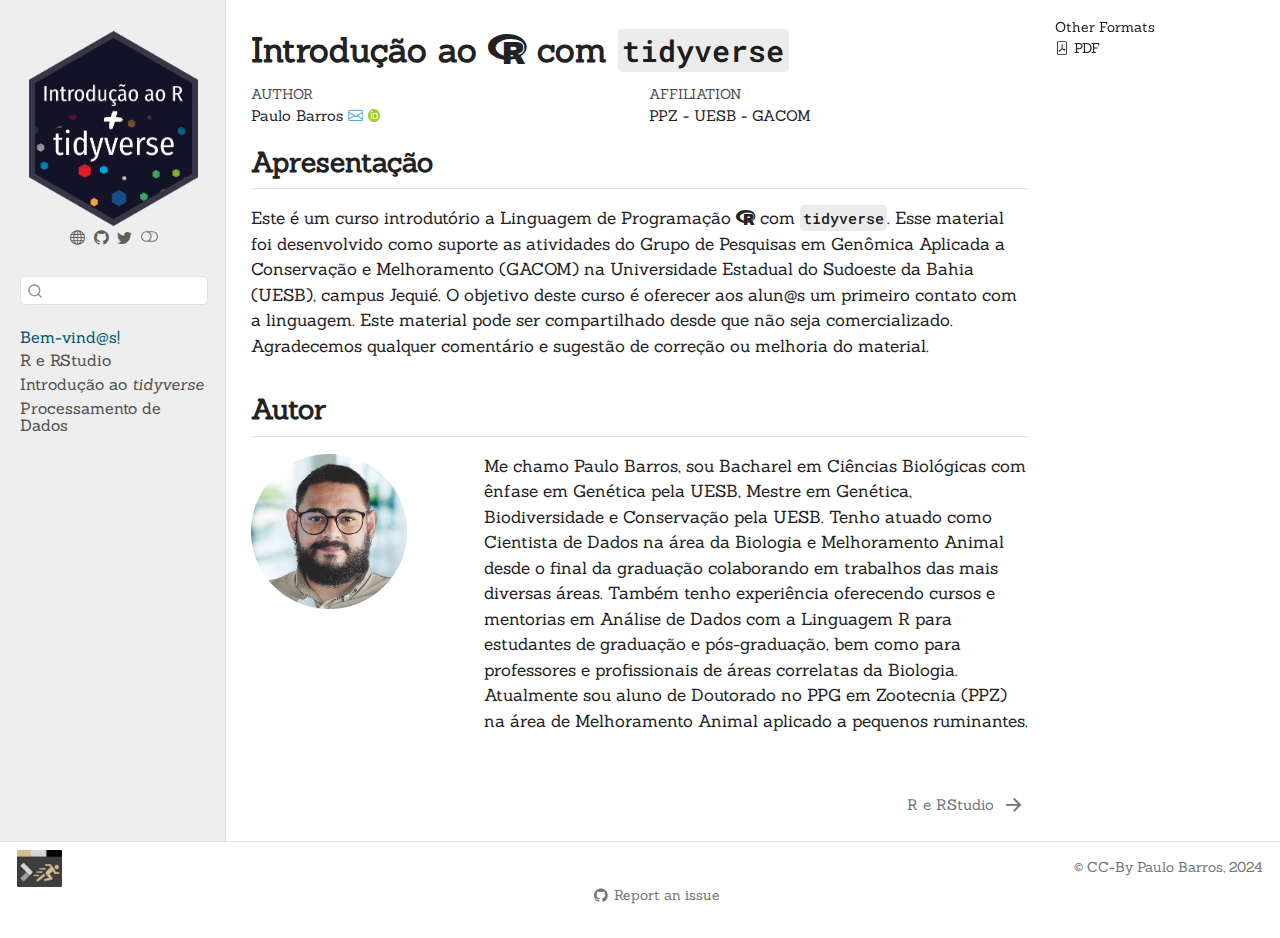
<file: index.html>
<!DOCTYPE html>
<html xmlns="http://www.w3.org/1999/xhtml" lang="en" xml:lang="en"><head>

<meta charset="utf-8">
<meta name="generator" content="quarto-1.5.56">

<meta name="viewport" content="width=device-width, initial-scale=1.0, user-scalable=yes">

<meta name="author" content="Paulo Barros">

<title>Introdução ao  com tidyverse – Introdução ao R com `tidyverse`</title>
<style>
code{white-space: pre-wrap;}
span.smallcaps{font-variant: small-caps;}
div.columns{display: flex; gap: min(4vw, 1.5em);}
div.column{flex: auto; overflow-x: auto;}
div.hanging-indent{margin-left: 1.5em; text-indent: -1.5em;}
ul.task-list{list-style: none;}
ul.task-list li input[type="checkbox"] {
  width: 0.8em;
  margin: 0 0.8em 0.2em -1em; /* quarto-specific, see https://github.com/quarto-dev/quarto-cli/issues/4556 */ 
  vertical-align: middle;
}
</style>


<script src="site_libs/quarto-nav/quarto-nav.js"></script>
<script src="site_libs/clipboard/clipboard.min.js"></script>
<script src="site_libs/quarto-search/autocomplete.umd.js"></script>
<script src="site_libs/quarto-search/fuse.min.js"></script>
<script src="site_libs/quarto-search/quarto-search.js"></script>
<meta name="quarto:offset" content="./">
<link href="./01_r_rstudio.html" rel="next">
<script src="site_libs/quarto-html/quarto.js"></script>
<script src="site_libs/quarto-html/popper.min.js"></script>
<script src="site_libs/quarto-html/tippy.umd.min.js"></script>
<script src="site_libs/quarto-html/anchor.min.js"></script>
<link href="site_libs/quarto-html/tippy.css" rel="stylesheet">
<link href="site_libs/quarto-html/quarto-syntax-highlighting.css" rel="stylesheet" class="quarto-color-scheme" id="quarto-text-highlighting-styles">
<link href="site_libs/quarto-html/quarto-syntax-highlighting-dark.css" rel="prefetch" class="quarto-color-scheme quarto-color-alternate" id="quarto-text-highlighting-styles">
<script src="site_libs/bootstrap/bootstrap.min.js"></script>
<link href="site_libs/bootstrap/bootstrap-icons.css" rel="stylesheet">
<link href="site_libs/bootstrap/bootstrap.min.css" rel="stylesheet" class="quarto-color-scheme" id="quarto-bootstrap" data-mode="light">
<link href="site_libs/bootstrap/bootstrap-dark.min.css" rel="prefetch" class="quarto-color-scheme quarto-color-alternate" id="quarto-bootstrap" data-mode="dark">
<link href="site_libs/quarto-contrib/fontawesome6-0.1.0/all.css" rel="stylesheet">
<link href="site_libs/quarto-contrib/fontawesome6-0.1.0/latex-fontsize.css" rel="stylesheet">
<script id="quarto-search-options" type="application/json">{
  "location": "sidebar",
  "copy-button": false,
  "collapse-after": 3,
  "panel-placement": "start",
  "type": "textbox",
  "limit": 50,
  "keyboard-shortcut": [
    "f",
    "/",
    "s"
  ],
  "show-item-context": false,
  "language": {
    "search-no-results-text": "No results",
    "search-matching-documents-text": "matching documents",
    "search-copy-link-title": "Copy link to search",
    "search-hide-matches-text": "Hide additional matches",
    "search-more-match-text": "more match in this document",
    "search-more-matches-text": "more matches in this document",
    "search-clear-button-title": "Clear",
    "search-text-placeholder": "",
    "search-detached-cancel-button-title": "Cancel",
    "search-submit-button-title": "Submit",
    "search-label": "Search"
  }
}</script>


</head>

<body class="nav-sidebar docked">

<div id="quarto-search-results"></div>
  <header id="quarto-header" class="headroom fixed-top">
  <nav class="quarto-secondary-nav">
    <div class="container-fluid d-flex">
      <button type="button" class="quarto-btn-toggle btn" data-bs-toggle="collapse" role="button" data-bs-target=".quarto-sidebar-collapse-item" aria-controls="quarto-sidebar" aria-expanded="false" aria-label="Toggle sidebar navigation" onclick="if (window.quartoToggleHeadroom) { window.quartoToggleHeadroom(); }">
        <i class="bi bi-layout-text-sidebar-reverse"></i>
      </button>
        <nav class="quarto-page-breadcrumbs" aria-label="breadcrumb"><ol class="breadcrumb"><li class="breadcrumb-item"><a href="./index.html">Bem-vind@s!</a></li></ol></nav>
        <a class="flex-grow-1" role="navigation" data-bs-toggle="collapse" data-bs-target=".quarto-sidebar-collapse-item" aria-controls="quarto-sidebar" aria-expanded="false" aria-label="Toggle sidebar navigation" onclick="if (window.quartoToggleHeadroom) { window.quartoToggleHeadroom(); }">      
        </a>
      <button type="button" class="btn quarto-search-button" aria-label="Search" onclick="window.quartoOpenSearch();">
        <i class="bi bi-search"></i>
      </button>
    </div>
  </nav>
</header>
<!-- content -->
<div id="quarto-content" class="quarto-container page-columns page-rows-contents page-layout-article">
<!-- sidebar -->
  <nav id="quarto-sidebar" class="sidebar collapse collapse-horizontal quarto-sidebar-collapse-item sidebar-navigation docked overflow-auto">
    <div class="pt-lg-2 mt-2 text-center sidebar-header">
      <a href="./index.html" class="sidebar-logo-link">
      <img src="./images/LogoTidy.png" alt="" class="sidebar-logo py-0 d-lg-inline d-none">
      </a>
      <div class="sidebar-tools-main tools-wide">
    <a href="https://paulobarros.com.br" title="paulobarros.com.br" class="quarto-navigation-tool px-1" aria-label="paulobarros.com.br"><i class="bi bi-globe"></i></a>
    <a href="https://github.com/paulobarros/intro-r-tidyverse" title="Introdução ao R com `tidyverse`" class="quarto-navigation-tool px-1" aria-label="Introdução ao R com `tidyverse`"><i class="bi bi-github"></i></a>
    <a href="https://twitter.com/pbarrosjr" title="Paulo Barros Twitter" class="quarto-navigation-tool px-1" aria-label="Paulo Barros Twitter"><i class="bi bi-twitter"></i></a>
  <a href="" class="quarto-color-scheme-toggle quarto-navigation-tool  px-1" onclick="window.quartoToggleColorScheme(); return false;" title="Toggle dark mode"><i class="bi"></i></a>
</div>
      </div>
        <div class="mt-2 flex-shrink-0 align-items-center">
        <div class="sidebar-search">
        <div id="quarto-search" class="" title="Search"></div>
        </div>
        </div>
    <div class="sidebar-menu-container"> 
    <ul class="list-unstyled mt-1">
        <li class="sidebar-item">
  <div class="sidebar-item-container"> 
  <a href="./index.html" class="sidebar-item-text sidebar-link active">
 <span class="menu-text">Bem-vind@s!</span></a>
  </div>
</li>
        <li class="sidebar-item">
  <div class="sidebar-item-container"> 
  <a href="./01_r_rstudio.html" class="sidebar-item-text sidebar-link">
 <span class="menu-text">R e RStudio</span></a>
  </div>
</li>
        <li class="sidebar-item">
  <div class="sidebar-item-container"> 
  <a href="./02_intro_tidy.html" class="sidebar-item-text sidebar-link">
 <span class="menu-text">Introdução ao <em>tidyverse</em></span></a>
  </div>
</li>
        <li class="sidebar-item">
  <div class="sidebar-item-container"> 
  <a href="./03_data_editing.html" class="sidebar-item-text sidebar-link">
 <span class="menu-text">Processamento de Dados</span></a>
  </div>
</li>
    </ul>
    </div>
</nav>
<div id="quarto-sidebar-glass" class="quarto-sidebar-collapse-item" data-bs-toggle="collapse" data-bs-target=".quarto-sidebar-collapse-item"></div>
<!-- margin-sidebar -->
    <div id="quarto-margin-sidebar" class="sidebar margin-sidebar">
    <div class="quarto-alternate-formats"><h2>Other Formats</h2><ul><li><a href="index.pdf"><i class="bi bi-file-pdf"></i>PDF</a></li></ul></div></div>
<!-- main -->
<main class="content" id="quarto-document-content">

<header id="title-block-header" class="quarto-title-block default">
<div class="quarto-title">
<h1 class="title">Introdução ao <i class="fa-brands fa-r-project" aria-label="r-project"></i> com <code>tidyverse</code></h1>
</div>


<div class="quarto-title-meta-author">
  <div class="quarto-title-meta-heading">Author</div>
  <div class="quarto-title-meta-heading">Affiliation</div>
  
    <div class="quarto-title-meta-contents">
    <p class="author">Paulo Barros <a href="mailto:pbarrosbio@gmail.com" class="quarto-title-author-email"><i class="bi bi-envelope"></i></a> <a href="https://orcid.org/0000-0001-9839-0796" class="quarto-title-author-orcid"> <img src="[data-uri]"></a></p>
  </div>
  <div class="quarto-title-meta-contents">
        <p class="affiliation">
            PPZ - UESB - GACOM
          </p>
      </div>
  </div>

<div class="quarto-title-meta">

      
  
    
  </div>
  


</header>


<section id="apresentacao" class="level2">
<h2 class="anchored" data-anchor-id="apresentacao">Apresentação</h2>
<p>Este é um curso introdutório a Linguagem de Programação <i class="fa-brands fa-r-project" aria-label="r-project"></i> com <code>tidyverse</code>. Esse material foi desenvolvido como suporte as atividades do Grupo de Pesquisas em Genômica Aplicada a Conservação e Melhoramento (GACOM) na Universidade Estadual do Sudoeste da Bahia (UESB), campus Jequié. O objetivo deste curso é oferecer aos alun@s um primeiro contato com a linguagem. Este material pode ser compartilhado desde que não seja comercializado. Agradecemos qualquer comentário e sugestão de correção ou melhoria do material.</p>
</section>
<section id="autor" class="level2">
<h2 class="anchored" data-anchor-id="autor">Autor</h2>
<div class="columns">
<div class="column" style="width:20%;">
<p><img src="images/avatarNew.png" class="img-fluid"></p>
</div><div class="column" style="width:10%;">

</div><div class="column" style="width:70%;">
<p>Me chamo Paulo Barros, sou Bacharel em Ciências Biológicas com ênfase em Genética pela UESB, Mestre em Genética, Biodiversidade e Conservação pela UESB. Tenho atuado como Cientista de Dados na área da Biologia e Melhoramento Animal desde o final da graduação colaborando em trabalhos das mais diversas áreas. Também tenho experiência oferecendo cursos e mentorias em Análise de Dados com a Linguagem R para estudantes de graduação e pós-graduação, bem como para professores e profissionais de áreas correlatas da Biologia. Atualmente sou aluno de Doutorado no PPG em Zootecnia (PPZ) na área de Melhoramento Animal aplicado a pequenos ruminantes.</p>
</div>
</div>


</section>

</main> <!-- /main -->
<script id="quarto-html-after-body" type="application/javascript">
window.document.addEventListener("DOMContentLoaded", function (event) {
  const toggleBodyColorMode = (bsSheetEl) => {
    const mode = bsSheetEl.getAttribute("data-mode");
    const bodyEl = window.document.querySelector("body");
    if (mode === "dark") {
      bodyEl.classList.add("quarto-dark");
      bodyEl.classList.remove("quarto-light");
    } else {
      bodyEl.classList.add("quarto-light");
      bodyEl.classList.remove("quarto-dark");
    }
  }
  const toggleBodyColorPrimary = () => {
    const bsSheetEl = window.document.querySelector("link#quarto-bootstrap");
    if (bsSheetEl) {
      toggleBodyColorMode(bsSheetEl);
    }
  }
  toggleBodyColorPrimary();  
  const disableStylesheet = (stylesheets) => {
    for (let i=0; i < stylesheets.length; i++) {
      const stylesheet = stylesheets[i];
      stylesheet.rel = 'prefetch';
    }
  }
  const enableStylesheet = (stylesheets) => {
    for (let i=0; i < stylesheets.length; i++) {
      const stylesheet = stylesheets[i];
      stylesheet.rel = 'stylesheet';
    }
  }
  const manageTransitions = (selector, allowTransitions) => {
    const els = window.document.querySelectorAll(selector);
    for (let i=0; i < els.length; i++) {
      const el = els[i];
      if (allowTransitions) {
        el.classList.remove('notransition');
      } else {
        el.classList.add('notransition');
      }
    }
  }
  const toggleGiscusIfUsed = (isAlternate, darkModeDefault) => {
    const baseTheme = document.querySelector('#giscus-base-theme')?.value ?? 'light';
    const alternateTheme = document.querySelector('#giscus-alt-theme')?.value ?? 'dark';
    let newTheme = '';
    if(darkModeDefault) {
      newTheme = isAlternate ? baseTheme : alternateTheme;
    } else {
      newTheme = isAlternate ? alternateTheme : baseTheme;
    }
    const changeGiscusTheme = () => {
      // From: https://github.com/giscus/giscus/issues/336
      const sendMessage = (message) => {
        const iframe = document.querySelector('iframe.giscus-frame');
        if (!iframe) return;
        iframe.contentWindow.postMessage({ giscus: message }, 'https://giscus.app');
      }
      sendMessage({
        setConfig: {
          theme: newTheme
        }
      });
    }
    const isGiscussLoaded = window.document.querySelector('iframe.giscus-frame') !== null;
    if (isGiscussLoaded) {
      changeGiscusTheme();
    }
  }
  const toggleColorMode = (alternate) => {
    // Switch the stylesheets
    const alternateStylesheets = window.document.querySelectorAll('link.quarto-color-scheme.quarto-color-alternate');
    manageTransitions('#quarto-margin-sidebar .nav-link', false);
    if (alternate) {
      enableStylesheet(alternateStylesheets);
      for (const sheetNode of alternateStylesheets) {
        if (sheetNode.id === "quarto-bootstrap") {
          toggleBodyColorMode(sheetNode);
        }
      }
    } else {
      disableStylesheet(alternateStylesheets);
      toggleBodyColorPrimary();
    }
    manageTransitions('#quarto-margin-sidebar .nav-link', true);
    // Switch the toggles
    const toggles = window.document.querySelectorAll('.quarto-color-scheme-toggle');
    for (let i=0; i < toggles.length; i++) {
      const toggle = toggles[i];
      if (toggle) {
        if (alternate) {
          toggle.classList.add("alternate");     
        } else {
          toggle.classList.remove("alternate");
        }
      }
    }
    // Hack to workaround the fact that safari doesn't
    // properly recolor the scrollbar when toggling (#1455)
    if (navigator.userAgent.indexOf('Safari') > 0 && navigator.userAgent.indexOf('Chrome') == -1) {
      manageTransitions("body", false);
      window.scrollTo(0, 1);
      setTimeout(() => {
        window.scrollTo(0, 0);
        manageTransitions("body", true);
      }, 40);  
    }
  }
  const isFileUrl = () => { 
    return window.location.protocol === 'file:';
  }
  const hasAlternateSentinel = () => {  
    let styleSentinel = getColorSchemeSentinel();
    if (styleSentinel !== null) {
      return styleSentinel === "alternate";
    } else {
      return false;
    }
  }
  const setStyleSentinel = (alternate) => {
    const value = alternate ? "alternate" : "default";
    if (!isFileUrl()) {
      window.localStorage.setItem("quarto-color-scheme", value);
    } else {
      localAlternateSentinel = value;
    }
  }
  const getColorSchemeSentinel = () => {
    if (!isFileUrl()) {
      const storageValue = window.localStorage.getItem("quarto-color-scheme");
      return storageValue != null ? storageValue : localAlternateSentinel;
    } else {
      return localAlternateSentinel;
    }
  }
  const darkModeDefault = false;
  let localAlternateSentinel = darkModeDefault ? 'alternate' : 'default';
  // Dark / light mode switch
  window.quartoToggleColorScheme = () => {
    // Read the current dark / light value 
    let toAlternate = !hasAlternateSentinel();
    toggleColorMode(toAlternate);
    setStyleSentinel(toAlternate);
    toggleGiscusIfUsed(toAlternate, darkModeDefault);
  };
  // Ensure there is a toggle, if there isn't float one in the top right
  if (window.document.querySelector('.quarto-color-scheme-toggle') === null) {
    const a = window.document.createElement('a');
    a.classList.add('top-right');
    a.classList.add('quarto-color-scheme-toggle');
    a.href = "";
    a.onclick = function() { try { window.quartoToggleColorScheme(); } catch {} return false; };
    const i = window.document.createElement("i");
    i.classList.add('bi');
    a.appendChild(i);
    window.document.body.appendChild(a);
  }
  // Switch to dark mode if need be
  if (hasAlternateSentinel()) {
    toggleColorMode(true);
  } else {
    toggleColorMode(false);
  }
  const icon = "";
  const anchorJS = new window.AnchorJS();
  anchorJS.options = {
    placement: 'right',
    icon: icon
  };
  anchorJS.add('.anchored');
  const isCodeAnnotation = (el) => {
    for (const clz of el.classList) {
      if (clz.startsWith('code-annotation-')) {                     
        return true;
      }
    }
    return false;
  }
  const onCopySuccess = function(e) {
    // button target
    const button = e.trigger;
    // don't keep focus
    button.blur();
    // flash "checked"
    button.classList.add('code-copy-button-checked');
    var currentTitle = button.getAttribute("title");
    button.setAttribute("title", "Copied!");
    let tooltip;
    if (window.bootstrap) {
      button.setAttribute("data-bs-toggle", "tooltip");
      button.setAttribute("data-bs-placement", "left");
      button.setAttribute("data-bs-title", "Copied!");
      tooltip = new bootstrap.Tooltip(button, 
        { trigger: "manual", 
          customClass: "code-copy-button-tooltip",
          offset: [0, -8]});
      tooltip.show();    
    }
    setTimeout(function() {
      if (tooltip) {
        tooltip.hide();
        button.removeAttribute("data-bs-title");
        button.removeAttribute("data-bs-toggle");
        button.removeAttribute("data-bs-placement");
      }
      button.setAttribute("title", currentTitle);
      button.classList.remove('code-copy-button-checked');
    }, 1000);
    // clear code selection
    e.clearSelection();
  }
  const getTextToCopy = function(trigger) {
      const codeEl = trigger.previousElementSibling.cloneNode(true);
      for (const childEl of codeEl.children) {
        if (isCodeAnnotation(childEl)) {
          childEl.remove();
        }
      }
      return codeEl.innerText;
  }
  const clipboard = new window.ClipboardJS('.code-copy-button:not([data-in-quarto-modal])', {
    text: getTextToCopy
  });
  clipboard.on('success', onCopySuccess);
  if (window.document.getElementById('quarto-embedded-source-code-modal')) {
    // For code content inside modals, clipBoardJS needs to be initialized with a container option
    // TODO: Check when it could be a function (https://github.com/zenorocha/clipboard.js/issues/860)
    const clipboardModal = new window.ClipboardJS('.code-copy-button[data-in-quarto-modal]', {
      text: getTextToCopy,
      container: window.document.getElementById('quarto-embedded-source-code-modal')
    });
    clipboardModal.on('success', onCopySuccess);
  }
    var localhostRegex = new RegExp(/^(?:http|https):\/\/localhost\:?[0-9]*\//);
    var mailtoRegex = new RegExp(/^mailto:/);
      var filterRegex = new RegExp("https:\/\/paulobarros\.github\.io\/introducao-ao-linux");
    var isInternal = (href) => {
        return filterRegex.test(href) || localhostRegex.test(href) || mailtoRegex.test(href);
    }
    // Inspect non-navigation links and adorn them if external
 	var links = window.document.querySelectorAll('a[href]:not(.nav-link):not(.navbar-brand):not(.toc-action):not(.sidebar-link):not(.sidebar-item-toggle):not(.pagination-link):not(.no-external):not([aria-hidden]):not(.dropdown-item):not(.quarto-navigation-tool):not(.about-link)');
    for (var i=0; i<links.length; i++) {
      const link = links[i];
      if (!isInternal(link.href)) {
        // undo the damage that might have been done by quarto-nav.js in the case of
        // links that we want to consider external
        if (link.dataset.originalHref !== undefined) {
          link.href = link.dataset.originalHref;
        }
      }
    }
  function tippyHover(el, contentFn, onTriggerFn, onUntriggerFn) {
    const config = {
      allowHTML: true,
      maxWidth: 500,
      delay: 100,
      arrow: false,
      appendTo: function(el) {
          return el.parentElement;
      },
      interactive: true,
      interactiveBorder: 10,
      theme: 'quarto',
      placement: 'bottom-start',
    };
    if (contentFn) {
      config.content = contentFn;
    }
    if (onTriggerFn) {
      config.onTrigger = onTriggerFn;
    }
    if (onUntriggerFn) {
      config.onUntrigger = onUntriggerFn;
    }
    window.tippy(el, config); 
  }
  const noterefs = window.document.querySelectorAll('a[role="doc-noteref"]');
  for (var i=0; i<noterefs.length; i++) {
    const ref = noterefs[i];
    tippyHover(ref, function() {
      // use id or data attribute instead here
      let href = ref.getAttribute('data-footnote-href') || ref.getAttribute('href');
      try { href = new URL(href).hash; } catch {}
      const id = href.replace(/^#\/?/, "");
      const note = window.document.getElementById(id);
      if (note) {
        return note.innerHTML;
      } else {
        return "";
      }
    });
  }
  const xrefs = window.document.querySelectorAll('a.quarto-xref');
  const processXRef = (id, note) => {
    // Strip column container classes
    const stripColumnClz = (el) => {
      el.classList.remove("page-full", "page-columns");
      if (el.children) {
        for (const child of el.children) {
          stripColumnClz(child);
        }
      }
    }
    stripColumnClz(note)
    if (id === null || id.startsWith('sec-')) {
      // Special case sections, only their first couple elements
      const container = document.createElement("div");
      if (note.children && note.children.length > 2) {
        container.appendChild(note.children[0].cloneNode(true));
        for (let i = 1; i < note.children.length; i++) {
          const child = note.children[i];
          if (child.tagName === "P" && child.innerText === "") {
            continue;
          } else {
            container.appendChild(child.cloneNode(true));
            break;
          }
        }
        if (window.Quarto?.typesetMath) {
          window.Quarto.typesetMath(container);
        }
        return container.innerHTML
      } else {
        if (window.Quarto?.typesetMath) {
          window.Quarto.typesetMath(note);
        }
        return note.innerHTML;
      }
    } else {
      // Remove any anchor links if they are present
      const anchorLink = note.querySelector('a.anchorjs-link');
      if (anchorLink) {
        anchorLink.remove();
      }
      if (window.Quarto?.typesetMath) {
        window.Quarto.typesetMath(note);
      }
      // TODO in 1.5, we should make sure this works without a callout special case
      if (note.classList.contains("callout")) {
        return note.outerHTML;
      } else {
        return note.innerHTML;
      }
    }
  }
  for (var i=0; i<xrefs.length; i++) {
    const xref = xrefs[i];
    tippyHover(xref, undefined, function(instance) {
      instance.disable();
      let url = xref.getAttribute('href');
      let hash = undefined; 
      if (url.startsWith('#')) {
        hash = url;
      } else {
        try { hash = new URL(url).hash; } catch {}
      }
      if (hash) {
        const id = hash.replace(/^#\/?/, "");
        const note = window.document.getElementById(id);
        if (note !== null) {
          try {
            const html = processXRef(id, note.cloneNode(true));
            instance.setContent(html);
          } finally {
            instance.enable();
            instance.show();
          }
        } else {
          // See if we can fetch this
          fetch(url.split('#')[0])
          .then(res => res.text())
          .then(html => {
            const parser = new DOMParser();
            const htmlDoc = parser.parseFromString(html, "text/html");
            const note = htmlDoc.getElementById(id);
            if (note !== null) {
              const html = processXRef(id, note);
              instance.setContent(html);
            } 
          }).finally(() => {
            instance.enable();
            instance.show();
          });
        }
      } else {
        // See if we can fetch a full url (with no hash to target)
        // This is a special case and we should probably do some content thinning / targeting
        fetch(url)
        .then(res => res.text())
        .then(html => {
          const parser = new DOMParser();
          const htmlDoc = parser.parseFromString(html, "text/html");
          const note = htmlDoc.querySelector('main.content');
          if (note !== null) {
            // This should only happen for chapter cross references
            // (since there is no id in the URL)
            // remove the first header
            if (note.children.length > 0 && note.children[0].tagName === "HEADER") {
              note.children[0].remove();
            }
            const html = processXRef(null, note);
            instance.setContent(html);
          } 
        }).finally(() => {
          instance.enable();
          instance.show();
        });
      }
    }, function(instance) {
    });
  }
      let selectedAnnoteEl;
      const selectorForAnnotation = ( cell, annotation) => {
        let cellAttr = 'data-code-cell="' + cell + '"';
        let lineAttr = 'data-code-annotation="' +  annotation + '"';
        const selector = 'span[' + cellAttr + '][' + lineAttr + ']';
        return selector;
      }
      const selectCodeLines = (annoteEl) => {
        const doc = window.document;
        const targetCell = annoteEl.getAttribute("data-target-cell");
        const targetAnnotation = annoteEl.getAttribute("data-target-annotation");
        const annoteSpan = window.document.querySelector(selectorForAnnotation(targetCell, targetAnnotation));
        const lines = annoteSpan.getAttribute("data-code-lines").split(",");
        const lineIds = lines.map((line) => {
          return targetCell + "-" + line;
        })
        let top = null;
        let height = null;
        let parent = null;
        if (lineIds.length > 0) {
            //compute the position of the single el (top and bottom and make a div)
            const el = window.document.getElementById(lineIds[0]);
            top = el.offsetTop;
            height = el.offsetHeight;
            parent = el.parentElement.parentElement;
          if (lineIds.length > 1) {
            const lastEl = window.document.getElementById(lineIds[lineIds.length - 1]);
            const bottom = lastEl.offsetTop + lastEl.offsetHeight;
            height = bottom - top;
          }
          if (top !== null && height !== null && parent !== null) {
            // cook up a div (if necessary) and position it 
            let div = window.document.getElementById("code-annotation-line-highlight");
            if (div === null) {
              div = window.document.createElement("div");
              div.setAttribute("id", "code-annotation-line-highlight");
              div.style.position = 'absolute';
              parent.appendChild(div);
            }
            div.style.top = top - 2 + "px";
            div.style.height = height + 4 + "px";
            div.style.left = 0;
            let gutterDiv = window.document.getElementById("code-annotation-line-highlight-gutter");
            if (gutterDiv === null) {
              gutterDiv = window.document.createElement("div");
              gutterDiv.setAttribute("id", "code-annotation-line-highlight-gutter");
              gutterDiv.style.position = 'absolute';
              const codeCell = window.document.getElementById(targetCell);
              const gutter = codeCell.querySelector('.code-annotation-gutter');
              gutter.appendChild(gutterDiv);
            }
            gutterDiv.style.top = top - 2 + "px";
            gutterDiv.style.height = height + 4 + "px";
          }
          selectedAnnoteEl = annoteEl;
        }
      };
      const unselectCodeLines = () => {
        const elementsIds = ["code-annotation-line-highlight", "code-annotation-line-highlight-gutter"];
        elementsIds.forEach((elId) => {
          const div = window.document.getElementById(elId);
          if (div) {
            div.remove();
          }
        });
        selectedAnnoteEl = undefined;
      };
        // Handle positioning of the toggle
    window.addEventListener(
      "resize",
      throttle(() => {
        elRect = undefined;
        if (selectedAnnoteEl) {
          selectCodeLines(selectedAnnoteEl);
        }
      }, 10)
    );
    function throttle(fn, ms) {
    let throttle = false;
    let timer;
      return (...args) => {
        if(!throttle) { // first call gets through
            fn.apply(this, args);
            throttle = true;
        } else { // all the others get throttled
            if(timer) clearTimeout(timer); // cancel #2
            timer = setTimeout(() => {
              fn.apply(this, args);
              timer = throttle = false;
            }, ms);
        }
      };
    }
      // Attach click handler to the DT
      const annoteDls = window.document.querySelectorAll('dt[data-target-cell]');
      for (const annoteDlNode of annoteDls) {
        annoteDlNode.addEventListener('click', (event) => {
          const clickedEl = event.target;
          if (clickedEl !== selectedAnnoteEl) {
            unselectCodeLines();
            const activeEl = window.document.querySelector('dt[data-target-cell].code-annotation-active');
            if (activeEl) {
              activeEl.classList.remove('code-annotation-active');
            }
            selectCodeLines(clickedEl);
            clickedEl.classList.add('code-annotation-active');
          } else {
            // Unselect the line
            unselectCodeLines();
            clickedEl.classList.remove('code-annotation-active');
          }
        });
      }
  const findCites = (el) => {
    const parentEl = el.parentElement;
    if (parentEl) {
      const cites = parentEl.dataset.cites;
      if (cites) {
        return {
          el,
          cites: cites.split(' ')
        };
      } else {
        return findCites(el.parentElement)
      }
    } else {
      return undefined;
    }
  };
  var bibliorefs = window.document.querySelectorAll('a[role="doc-biblioref"]');
  for (var i=0; i<bibliorefs.length; i++) {
    const ref = bibliorefs[i];
    const citeInfo = findCites(ref);
    if (citeInfo) {
      tippyHover(citeInfo.el, function() {
        var popup = window.document.createElement('div');
        citeInfo.cites.forEach(function(cite) {
          var citeDiv = window.document.createElement('div');
          citeDiv.classList.add('hanging-indent');
          citeDiv.classList.add('csl-entry');
          var biblioDiv = window.document.getElementById('ref-' + cite);
          if (biblioDiv) {
            citeDiv.innerHTML = biblioDiv.innerHTML;
          }
          popup.appendChild(citeDiv);
        });
        return popup.innerHTML;
      });
    }
  }
});
</script>
<nav class="page-navigation">
  <div class="nav-page nav-page-previous">
  </div>
  <div class="nav-page nav-page-next">
      <a href="./01_r_rstudio.html" class="pagination-link" aria-label="R e RStudio">
        <span class="nav-page-text">R e RStudio</span> <i class="bi bi-arrow-right-short"></i>
      </a>
  </div>
</nav>
</div> <!-- /content -->
<footer class="footer">
  <div class="nav-footer">
    <div class="nav-footer-left">
<p><img src="images/MM.png" class="img-fluid" width="45"></p>
</div>   
    <div class="nav-footer-center">
      &nbsp;
    <div class="toc-actions"><ul><li><a href="https://github.com/paulobarros/intro-r-tidyverse/issues/new" class="toc-action"><i class="bi bi-github"></i>Report an issue</a></li></ul></div></div>
    <div class="nav-footer-right">
<p>© CC-By Paulo Barros, 2024</p>
</div>
  </div>
</footer>




</body></html>
</file>
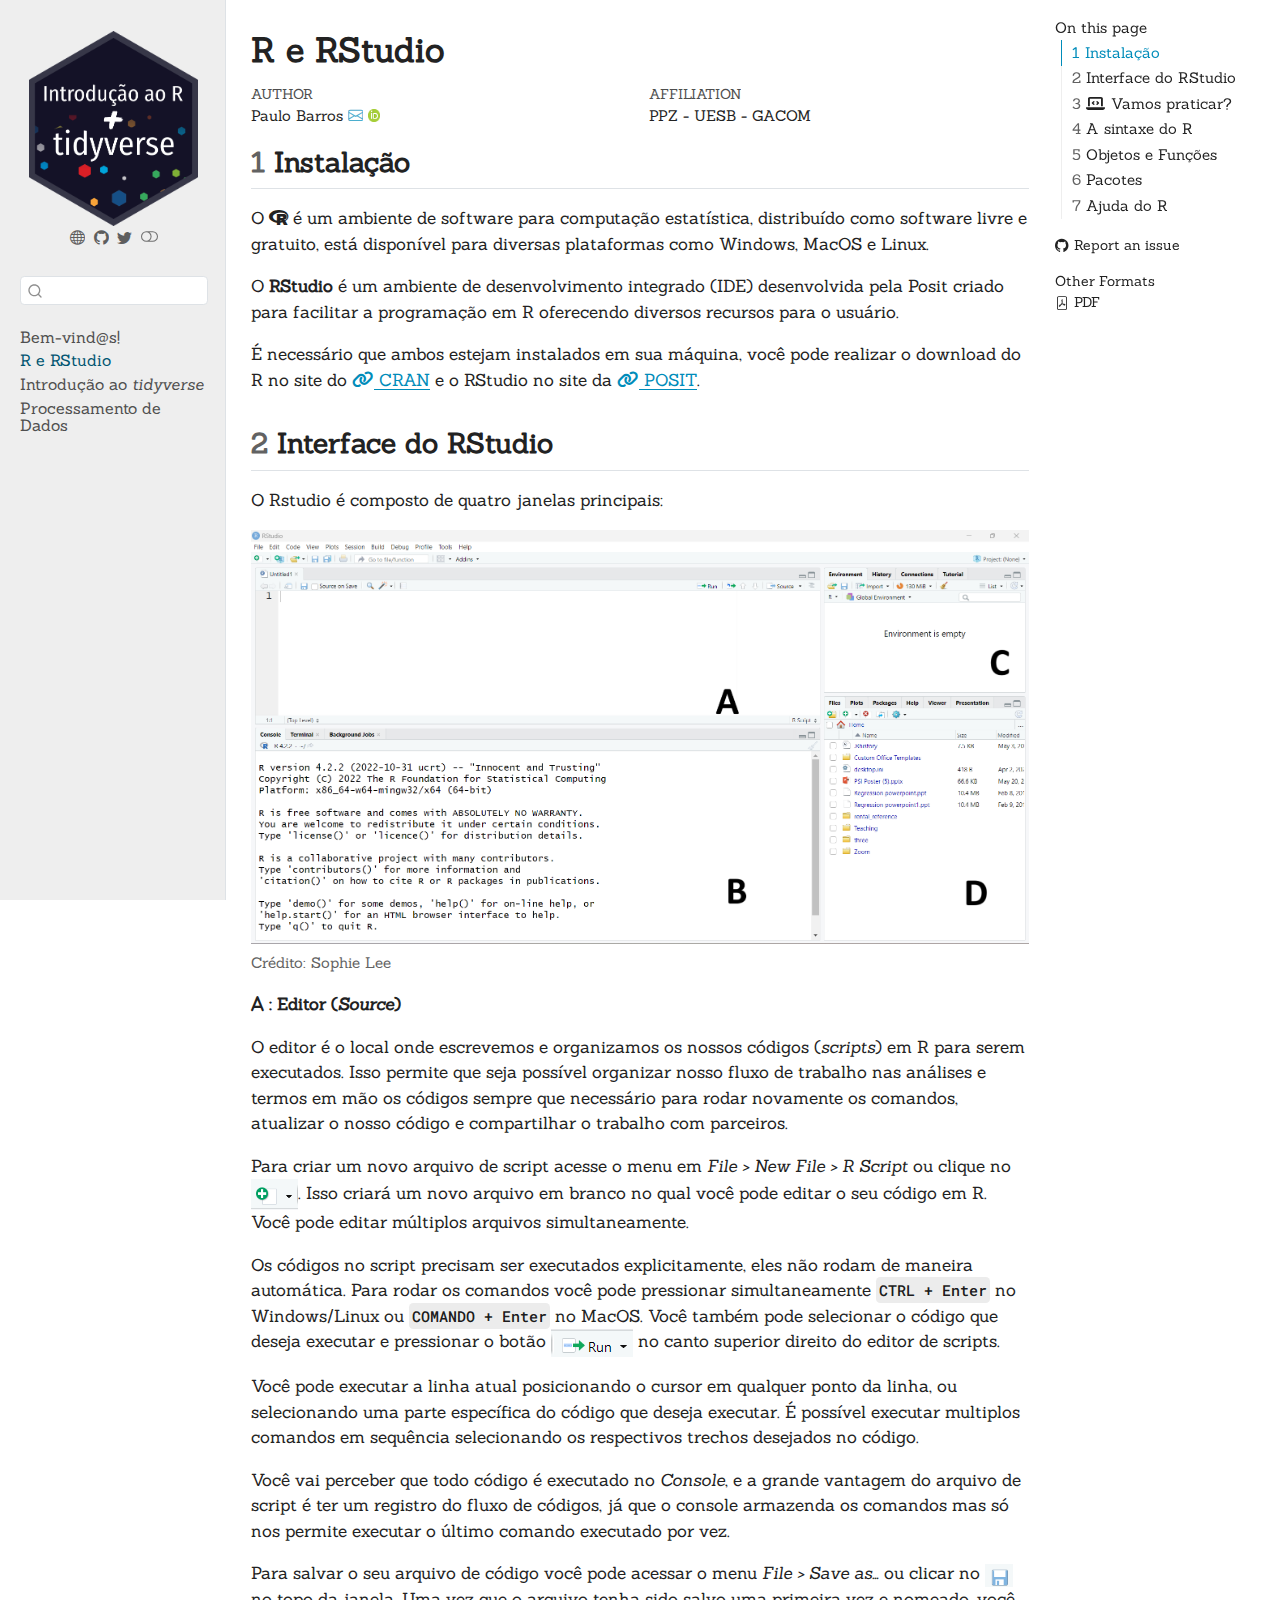
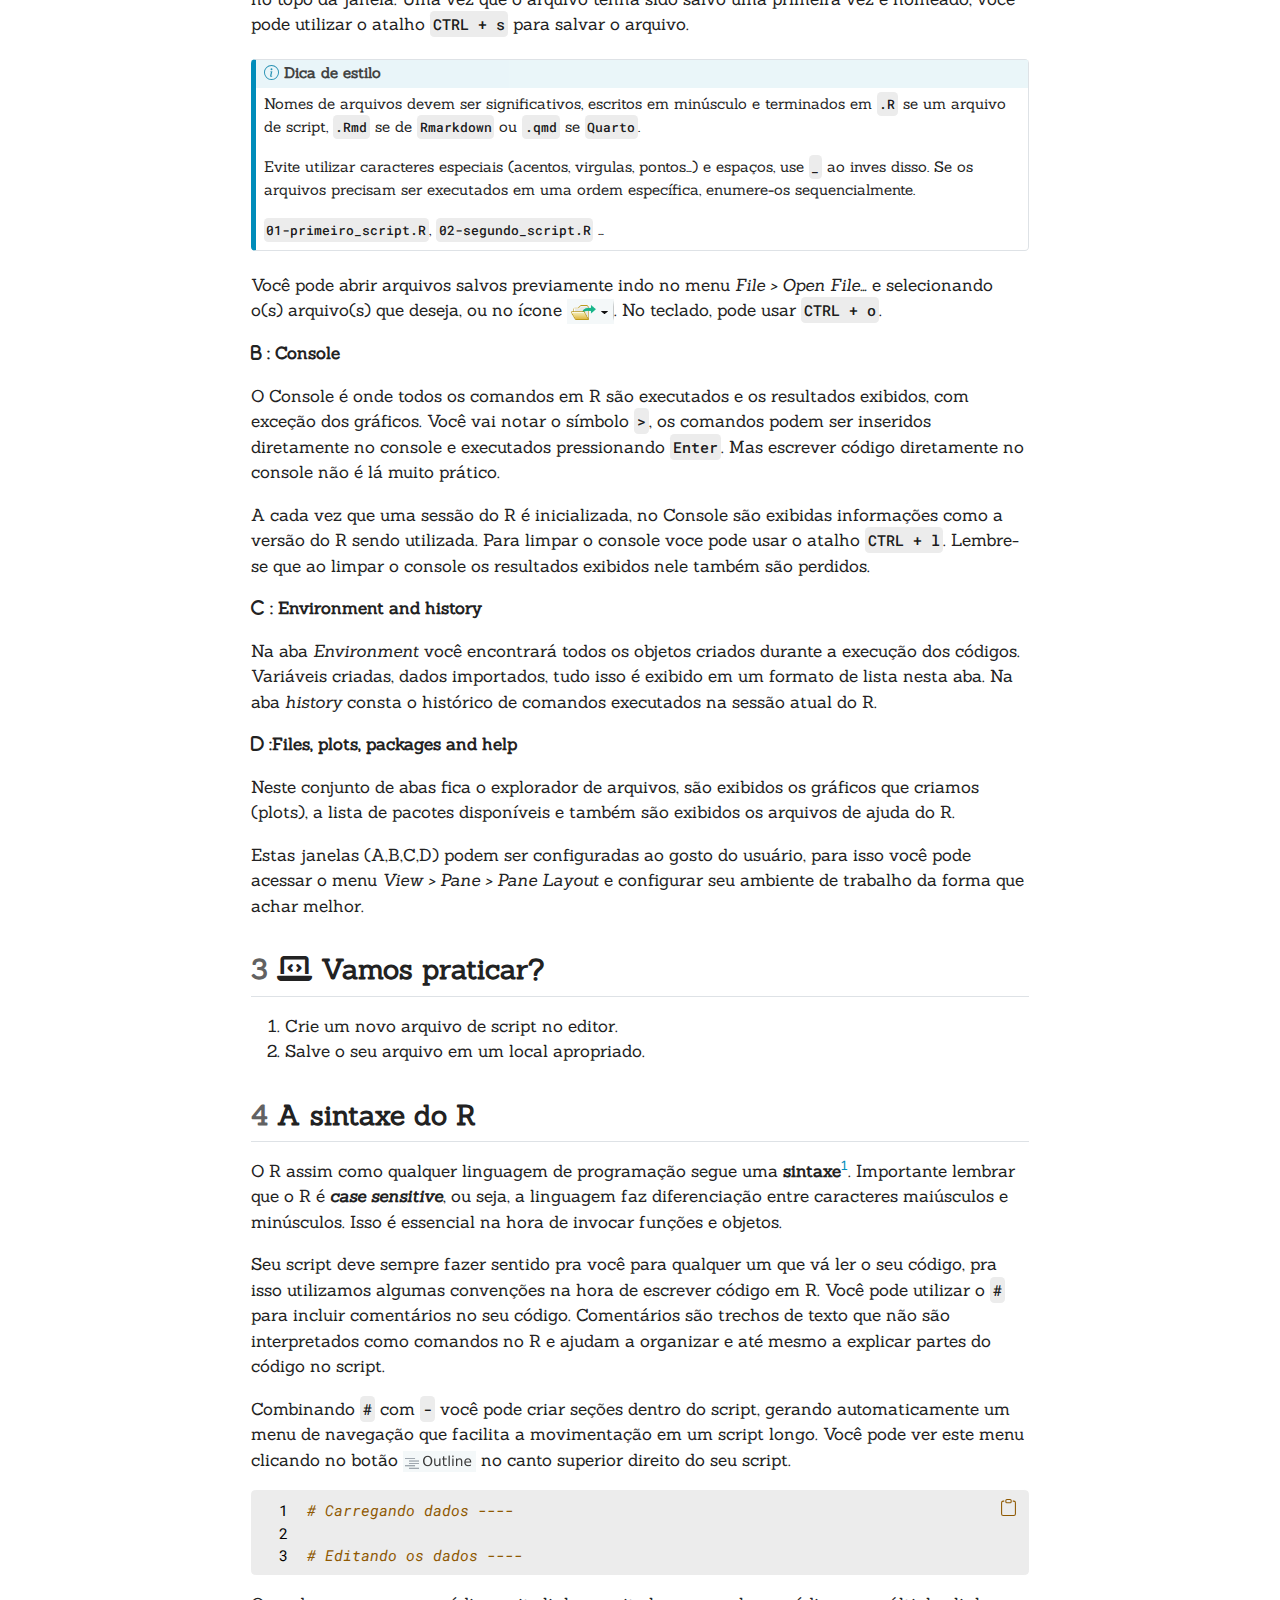
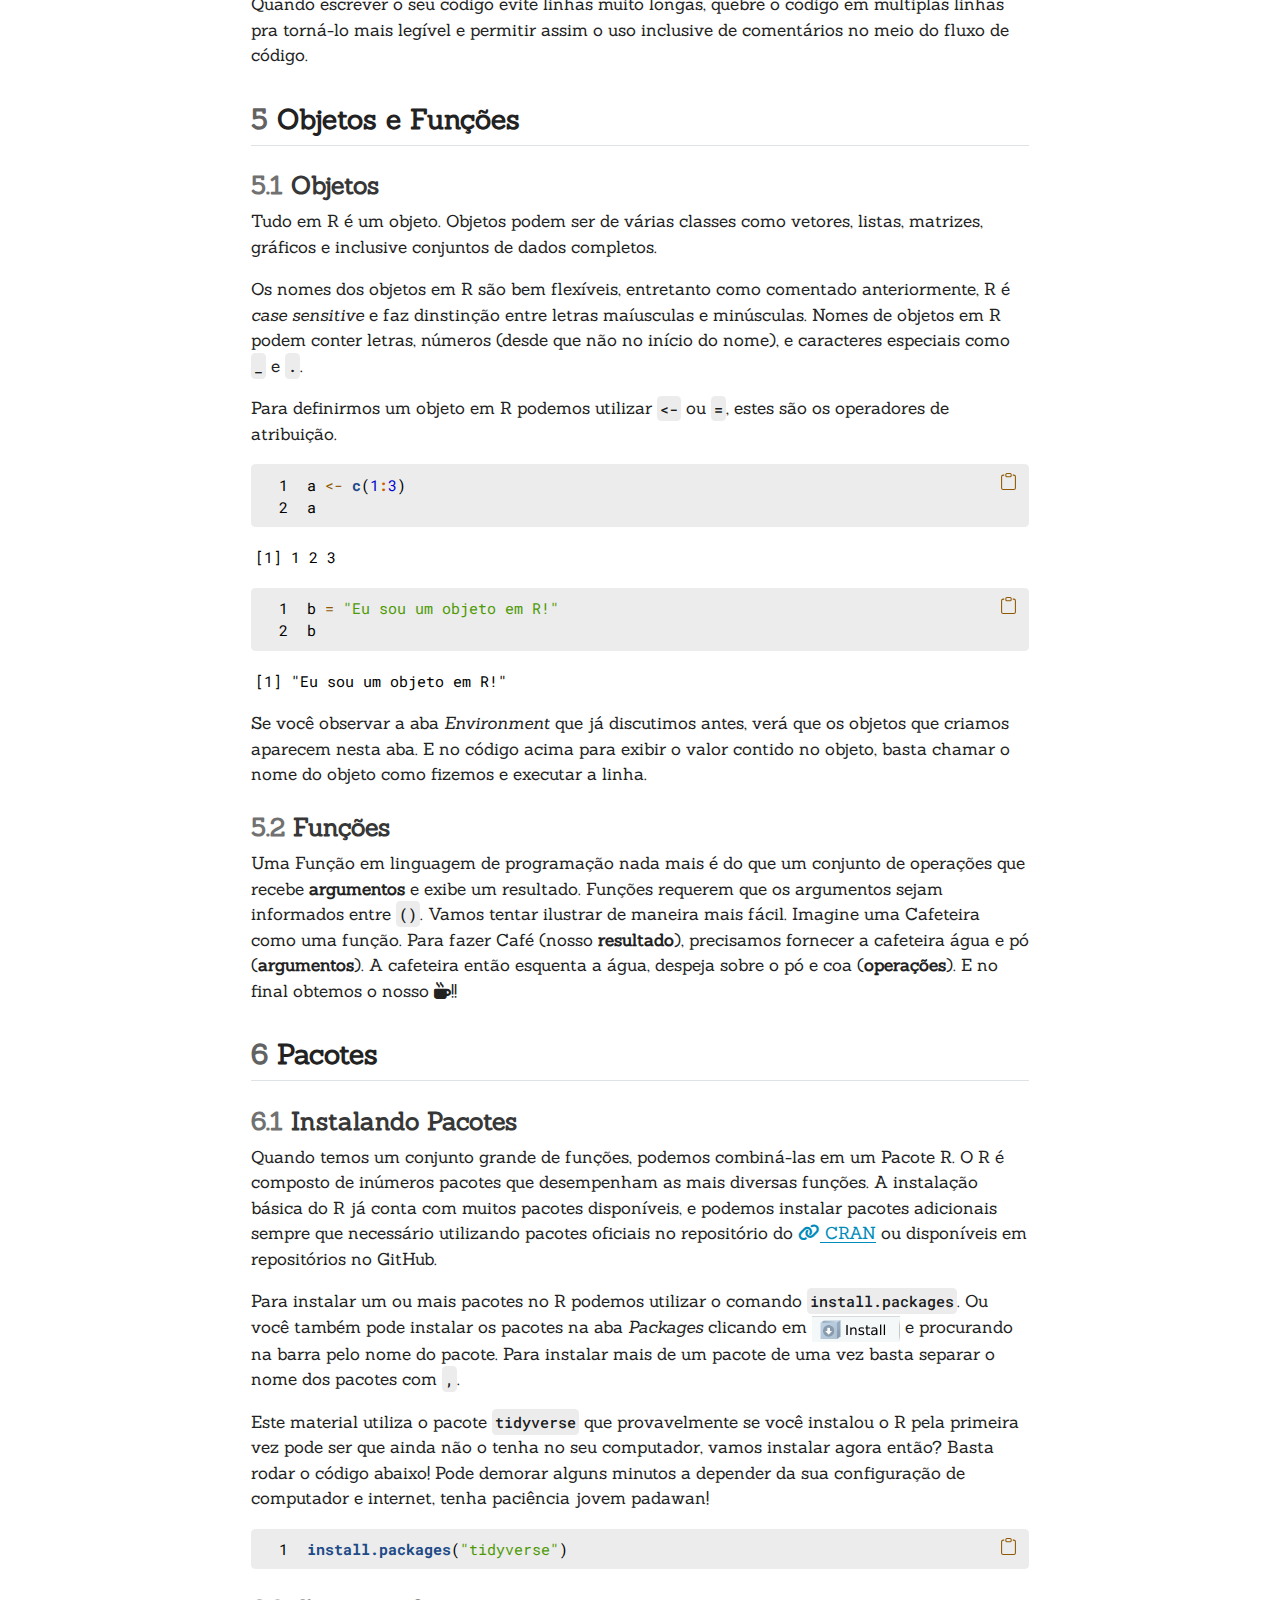
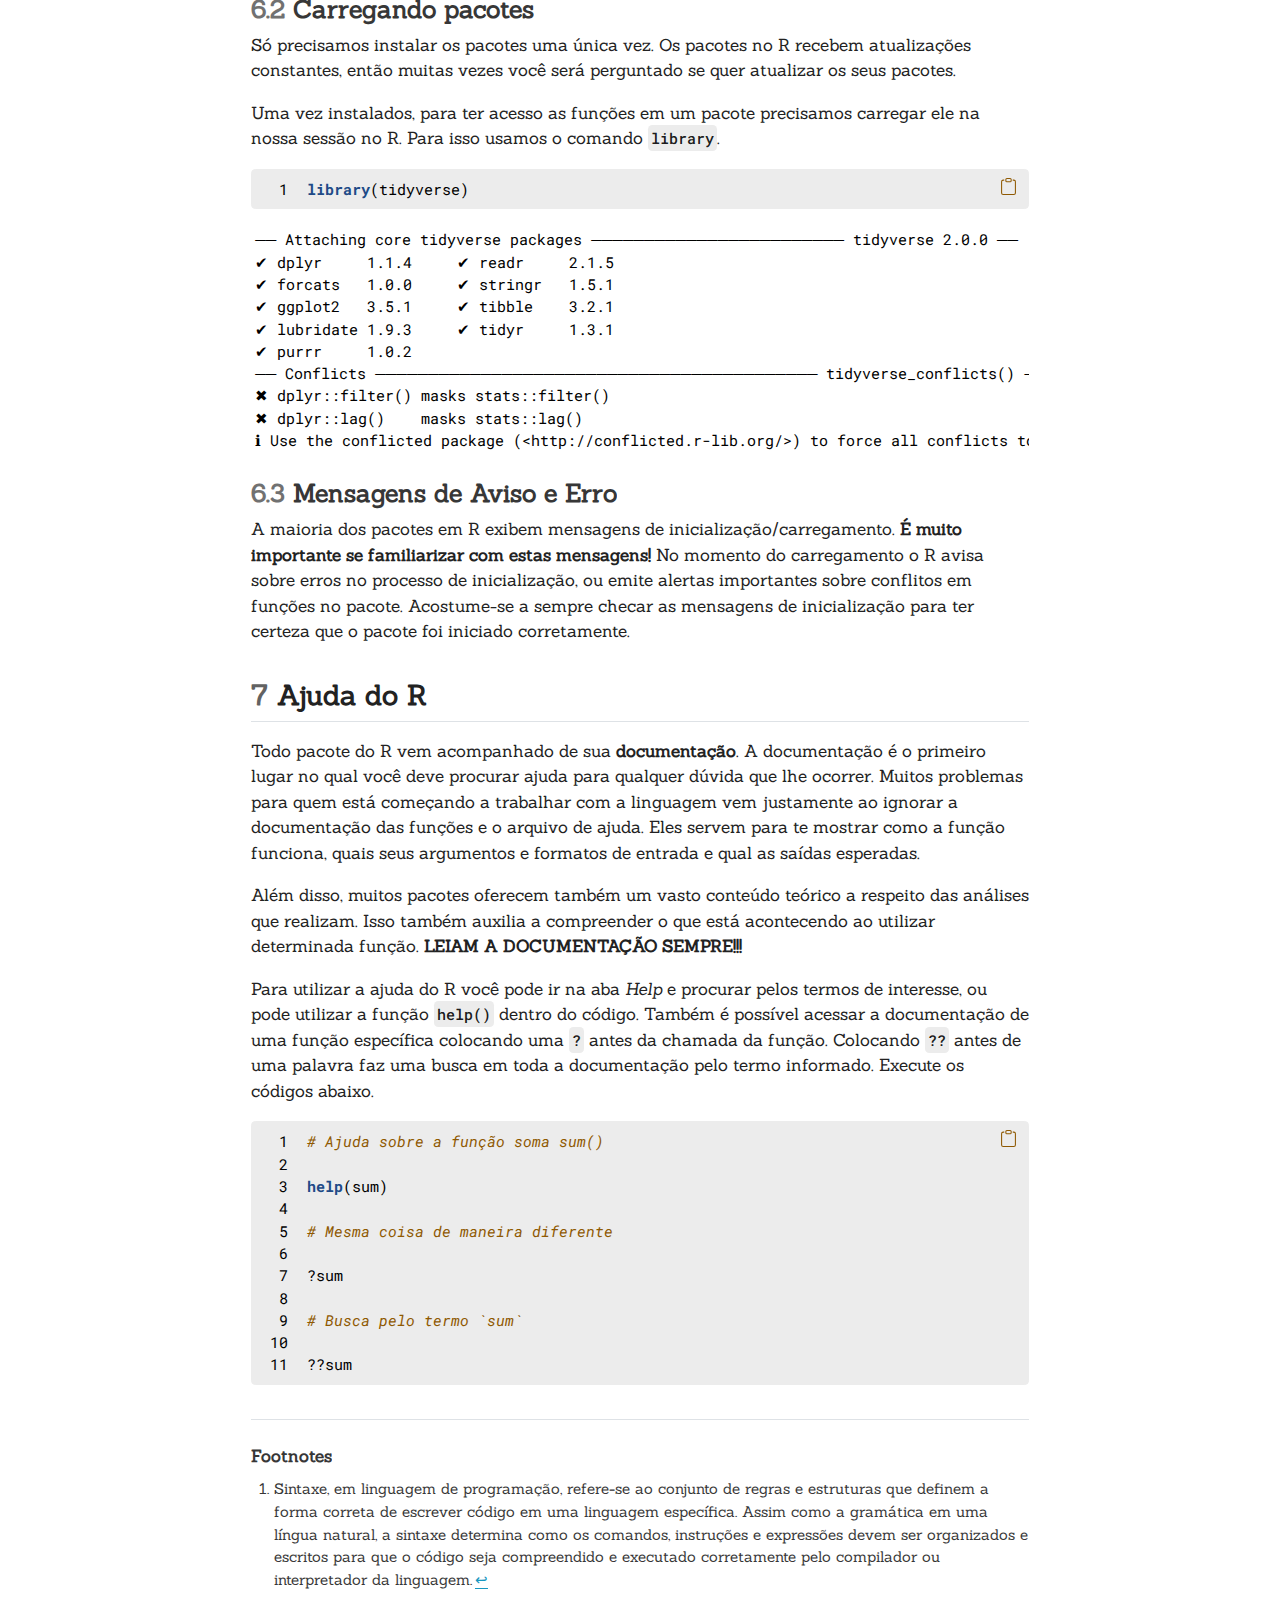
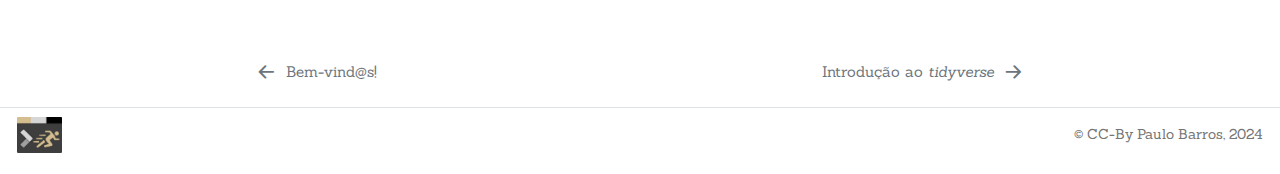
<file: 01_r_rstudio.html>
<!DOCTYPE html>
<html xmlns="http://www.w3.org/1999/xhtml" lang="en" xml:lang="en"><head>

<meta charset="utf-8">
<meta name="generator" content="quarto-1.5.56">

<meta name="viewport" content="width=device-width, initial-scale=1.0, user-scalable=yes">

<meta name="author" content="Paulo Barros">

<title>R e RStudio – Introdução ao R com tidyverse</title>
<style>
code{white-space: pre-wrap;}
span.smallcaps{font-variant: small-caps;}
div.columns{display: flex; gap: min(4vw, 1.5em);}
div.column{flex: auto; overflow-x: auto;}
div.hanging-indent{margin-left: 1.5em; text-indent: -1.5em;}
ul.task-list{list-style: none;}
ul.task-list li input[type="checkbox"] {
  width: 0.8em;
  margin: 0 0.8em 0.2em -1em; /* quarto-specific, see https://github.com/quarto-dev/quarto-cli/issues/4556 */ 
  vertical-align: middle;
}
/* CSS for syntax highlighting */
pre > code.sourceCode { white-space: pre; position: relative; }
pre > code.sourceCode > span { line-height: 1.25; }
pre > code.sourceCode > span:empty { height: 1.2em; }
.sourceCode { overflow: visible; }
code.sourceCode > span { color: inherit; text-decoration: inherit; }
div.sourceCode { margin: 1em 0; }
pre.sourceCode { margin: 0; }
@media screen {
div.sourceCode { overflow: auto; }
}
@media print {
pre > code.sourceCode { white-space: pre-wrap; }
pre > code.sourceCode > span { display: inline-block; text-indent: -5em; padding-left: 5em; }
}
pre.numberSource code
  { counter-reset: source-line 0; }
pre.numberSource code > span
  { position: relative; left: -4em; counter-increment: source-line; }
pre.numberSource code > span > a:first-child::before
  { content: counter(source-line);
    position: relative; left: -1em; text-align: right; vertical-align: baseline;
    border: none; display: inline-block;
    -webkit-touch-callout: none; -webkit-user-select: none;
    -khtml-user-select: none; -moz-user-select: none;
    -ms-user-select: none; user-select: none;
    padding: 0 4px; width: 4em;
  }
pre.numberSource { margin-left: 3em;  padding-left: 4px; }
div.sourceCode
  {   }
@media screen {
pre > code.sourceCode > span > a:first-child::before { text-decoration: underline; }
}
</style>


<script src="site_libs/quarto-nav/quarto-nav.js"></script>
<script src="site_libs/clipboard/clipboard.min.js"></script>
<script src="site_libs/quarto-search/autocomplete.umd.js"></script>
<script src="site_libs/quarto-search/fuse.min.js"></script>
<script src="site_libs/quarto-search/quarto-search.js"></script>
<meta name="quarto:offset" content="./">
<link href="./02_intro_tidy.html" rel="next">
<link href="./index.html" rel="prev">
<script src="site_libs/quarto-html/quarto.js"></script>
<script src="site_libs/quarto-html/popper.min.js"></script>
<script src="site_libs/quarto-html/tippy.umd.min.js"></script>
<script src="site_libs/quarto-html/anchor.min.js"></script>
<link href="site_libs/quarto-html/tippy.css" rel="stylesheet">
<link href="site_libs/quarto-html/quarto-syntax-highlighting.css" rel="stylesheet" class="quarto-color-scheme" id="quarto-text-highlighting-styles">
<link href="site_libs/quarto-html/quarto-syntax-highlighting-dark.css" rel="prefetch" class="quarto-color-scheme quarto-color-alternate" id="quarto-text-highlighting-styles">
<script src="site_libs/bootstrap/bootstrap.min.js"></script>
<link href="site_libs/bootstrap/bootstrap-icons.css" rel="stylesheet">
<link href="site_libs/bootstrap/bootstrap.min.css" rel="stylesheet" class="quarto-color-scheme" id="quarto-bootstrap" data-mode="light">
<link href="site_libs/bootstrap/bootstrap-dark.min.css" rel="prefetch" class="quarto-color-scheme quarto-color-alternate" id="quarto-bootstrap" data-mode="dark">
<link href="site_libs/quarto-contrib/fontawesome6-0.1.0/all.css" rel="stylesheet">
<link href="site_libs/quarto-contrib/fontawesome6-0.1.0/latex-fontsize.css" rel="stylesheet">
<script id="quarto-search-options" type="application/json">{
  "location": "sidebar",
  "copy-button": false,
  "collapse-after": 3,
  "panel-placement": "start",
  "type": "textbox",
  "limit": 50,
  "keyboard-shortcut": [
    "f",
    "/",
    "s"
  ],
  "show-item-context": false,
  "language": {
    "search-no-results-text": "No results",
    "search-matching-documents-text": "matching documents",
    "search-copy-link-title": "Copy link to search",
    "search-hide-matches-text": "Hide additional matches",
    "search-more-match-text": "more match in this document",
    "search-more-matches-text": "more matches in this document",
    "search-clear-button-title": "Clear",
    "search-text-placeholder": "",
    "search-detached-cancel-button-title": "Cancel",
    "search-submit-button-title": "Submit",
    "search-label": "Search"
  }
}</script>


</head>

<body class="nav-sidebar docked">

<div id="quarto-search-results"></div>
  <header id="quarto-header" class="headroom fixed-top">
  <nav class="quarto-secondary-nav">
    <div class="container-fluid d-flex">
      <button type="button" class="quarto-btn-toggle btn" data-bs-toggle="collapse" role="button" data-bs-target=".quarto-sidebar-collapse-item" aria-controls="quarto-sidebar" aria-expanded="false" aria-label="Toggle sidebar navigation" onclick="if (window.quartoToggleHeadroom) { window.quartoToggleHeadroom(); }">
        <i class="bi bi-layout-text-sidebar-reverse"></i>
      </button>
        <nav class="quarto-page-breadcrumbs" aria-label="breadcrumb"><ol class="breadcrumb"><li class="breadcrumb-item"><a href="./01_r_rstudio.html">R e RStudio</a></li></ol></nav>
        <a class="flex-grow-1" role="navigation" data-bs-toggle="collapse" data-bs-target=".quarto-sidebar-collapse-item" aria-controls="quarto-sidebar" aria-expanded="false" aria-label="Toggle sidebar navigation" onclick="if (window.quartoToggleHeadroom) { window.quartoToggleHeadroom(); }">      
        </a>
      <button type="button" class="btn quarto-search-button" aria-label="Search" onclick="window.quartoOpenSearch();">
        <i class="bi bi-search"></i>
      </button>
    </div>
  </nav>
</header>
<!-- content -->
<div id="quarto-content" class="quarto-container page-columns page-rows-contents page-layout-article">
<!-- sidebar -->
  <nav id="quarto-sidebar" class="sidebar collapse collapse-horizontal quarto-sidebar-collapse-item sidebar-navigation docked overflow-auto">
    <div class="pt-lg-2 mt-2 text-center sidebar-header">
      <a href="./index.html" class="sidebar-logo-link">
      <img src="./images/LogoTidy.png" alt="" class="sidebar-logo py-0 d-lg-inline d-none">
      </a>
      <div class="sidebar-tools-main tools-wide">
    <a href="https://paulobarros.com.br" title="paulobarros.com.br" class="quarto-navigation-tool px-1" aria-label="paulobarros.com.br"><i class="bi bi-globe"></i></a>
    <a href="https://github.com/paulobarros/intro-r-tidyverse" title="Introdução ao R com `tidyverse`" class="quarto-navigation-tool px-1" aria-label="Introdução ao R com `tidyverse`"><i class="bi bi-github"></i></a>
    <a href="https://twitter.com/pbarrosjr" title="Paulo Barros Twitter" class="quarto-navigation-tool px-1" aria-label="Paulo Barros Twitter"><i class="bi bi-twitter"></i></a>
  <a href="" class="quarto-color-scheme-toggle quarto-navigation-tool  px-1" onclick="window.quartoToggleColorScheme(); return false;" title="Toggle dark mode"><i class="bi"></i></a>
</div>
      </div>
        <div class="mt-2 flex-shrink-0 align-items-center">
        <div class="sidebar-search">
        <div id="quarto-search" class="" title="Search"></div>
        </div>
        </div>
    <div class="sidebar-menu-container"> 
    <ul class="list-unstyled mt-1">
        <li class="sidebar-item">
  <div class="sidebar-item-container"> 
  <a href="./index.html" class="sidebar-item-text sidebar-link">
 <span class="menu-text">Bem-vind@s!</span></a>
  </div>
</li>
        <li class="sidebar-item">
  <div class="sidebar-item-container"> 
  <a href="./01_r_rstudio.html" class="sidebar-item-text sidebar-link active">
 <span class="menu-text">R e RStudio</span></a>
  </div>
</li>
        <li class="sidebar-item">
  <div class="sidebar-item-container"> 
  <a href="./02_intro_tidy.html" class="sidebar-item-text sidebar-link">
 <span class="menu-text">Introdução ao <em>tidyverse</em></span></a>
  </div>
</li>
        <li class="sidebar-item">
  <div class="sidebar-item-container"> 
  <a href="./03_data_editing.html" class="sidebar-item-text sidebar-link">
 <span class="menu-text">Processamento de Dados</span></a>
  </div>
</li>
    </ul>
    </div>
</nav>
<div id="quarto-sidebar-glass" class="quarto-sidebar-collapse-item" data-bs-toggle="collapse" data-bs-target=".quarto-sidebar-collapse-item"></div>
<!-- margin-sidebar -->
    <div id="quarto-margin-sidebar" class="sidebar margin-sidebar">
        <nav id="TOC" role="doc-toc" class="toc-active">
    <h2 id="toc-title">On this page</h2>
   
  <ul>
  <li><a href="#instalação" id="toc-instalação" class="nav-link active" data-scroll-target="#instalação"><span class="header-section-number">1</span> Instalação</a></li>
  <li><a href="#interface-do-rstudio" id="toc-interface-do-rstudio" class="nav-link" data-scroll-target="#interface-do-rstudio"><span class="header-section-number">2</span> Interface do RStudio</a></li>
  <li><a href="#vamos-praticar" id="toc-vamos-praticar" class="nav-link" data-scroll-target="#vamos-praticar"><span class="header-section-number">3</span> <i class="fa-solid fa-laptop-code" aria-label="laptop-code"></i> Vamos praticar?</a></li>
  <li><a href="#a-sintaxe-do-r" id="toc-a-sintaxe-do-r" class="nav-link" data-scroll-target="#a-sintaxe-do-r"><span class="header-section-number">4</span> A sintaxe do R</a></li>
  <li><a href="#objetos-e-funções" id="toc-objetos-e-funções" class="nav-link" data-scroll-target="#objetos-e-funções"><span class="header-section-number">5</span> Objetos e Funções</a>
  <ul class="collapse">
  <li><a href="#objetos" id="toc-objetos" class="nav-link" data-scroll-target="#objetos"><span class="header-section-number">5.1</span> Objetos</a></li>
  <li><a href="#funções" id="toc-funções" class="nav-link" data-scroll-target="#funções"><span class="header-section-number">5.2</span> Funções</a></li>
  </ul></li>
  <li><a href="#pacotes" id="toc-pacotes" class="nav-link" data-scroll-target="#pacotes"><span class="header-section-number">6</span> Pacotes</a>
  <ul class="collapse">
  <li><a href="#sec-inst-pkg" id="toc-sec-inst-pkg" class="nav-link" data-scroll-target="#sec-inst-pkg"><span class="header-section-number">6.1</span> Instalando Pacotes</a></li>
  <li><a href="#carregando-pacotes" id="toc-carregando-pacotes" class="nav-link" data-scroll-target="#carregando-pacotes"><span class="header-section-number">6.2</span> Carregando pacotes</a></li>
  <li><a href="#mensagens-de-aviso-e-erro" id="toc-mensagens-de-aviso-e-erro" class="nav-link" data-scroll-target="#mensagens-de-aviso-e-erro"><span class="header-section-number">6.3</span> Mensagens de Aviso e Erro</a></li>
  </ul></li>
  <li><a href="#ajuda-do-r" id="toc-ajuda-do-r" class="nav-link" data-scroll-target="#ajuda-do-r"><span class="header-section-number">7</span> Ajuda do R</a></li>
  </ul>
<div class="toc-actions"><ul><li><a href="https://github.com/paulobarros/intro-r-tidyverse/issues/new" class="toc-action"><i class="bi bi-github"></i>Report an issue</a></li></ul></div><div class="quarto-alternate-formats"><h2>Other Formats</h2><ul><li><a href="01_r_rstudio.pdf"><i class="bi bi-file-pdf"></i>PDF</a></li></ul></div></nav>
    </div>
<!-- main -->
<main class="content" id="quarto-document-content">

<header id="title-block-header" class="quarto-title-block default">
<div class="quarto-title">
<h1 class="title">R e RStudio</h1>
</div>


<div class="quarto-title-meta-author">
  <div class="quarto-title-meta-heading">Author</div>
  <div class="quarto-title-meta-heading">Affiliation</div>
  
    <div class="quarto-title-meta-contents">
    <p class="author">Paulo Barros <a href="mailto:pbarrosbio@gmail.com" class="quarto-title-author-email"><i class="bi bi-envelope"></i></a> <a href="https://orcid.org/0000-0001-9839-0796" class="quarto-title-author-orcid"> <img src="[data-uri]"></a></p>
  </div>
  <div class="quarto-title-meta-contents">
        <p class="affiliation">
            PPZ - UESB - GACOM
          </p>
      </div>
  </div>

<div class="quarto-title-meta">

      
  
    
  </div>
  


</header>


<section id="instalação" class="level2" data-number="1">
<h2 data-number="1" class="anchored" data-anchor-id="instalação"><span class="header-section-number">1</span> Instalação</h2>
<p>O <i class="fa-brands fa-r-project" aria-label="r-project"></i> é um ambiente de software para computação estatística, distribuído como software livre e gratuito, está disponível para diversas plataformas como Windows, MacOS e Linux.</p>
<p>O <strong>RStudio</strong> é um ambiente de desenvolvimento integrado (IDE) desenvolvida pela Posit criado para facilitar a programação em R oferecendo diversos recursos para o usuário.</p>
<p>É necessário que ambos estejam instalados em sua máquina, você pode realizar o download do R no site do <a href="https://cran.r-project.org/" target="_blank"><i class="fa-solid fa-link" aria-label="link"></i> CRAN</a> e o RStudio no site da <a href="https://posit.co/download/rstudio-desktop/" target="_blank"><i class="fa-solid fa-link" aria-label="link"></i> POSIT</a>.</p>
</section>
<section id="interface-do-rstudio" class="level2" data-number="2">
<h2 data-number="2" class="anchored" data-anchor-id="interface-do-rstudio"><span class="header-section-number">2</span> Interface do RStudio</h2>
<p>O Rstudio é composto de quatro janelas principais:</p>
<div class="quarto-figure quarto-figure-center">
<figure class="figure">
<p><img src="images/rstudio_ide.png" class="img-fluid figure-img"></p>
<figcaption>Crédito: Sophie Lee</figcaption>
</figure>
</div>
<p><i class="fa-solid fa-a" aria-label="a"></i> <strong>: Editor (<em>Source</em>)</strong></p>
<p>O editor é o local onde escrevemos e organizamos os nossos códigos (<em>scripts</em>) em R para serem executados. Isso permite que seja possível organizar nosso fluxo de trabalho nas análises e termos em mão os códigos sempre que necessário para rodar novamente os comandos, atualizar o nosso código e compartilhar o trabalho com parceiros.</p>
<p>Para criar um novo arquivo de script acesse o menu em <em>File &gt; New File &gt; R Script</em> ou clique no <img src="images/new_file_shortcut.png" class="img-fluid">. Isso criará um novo arquivo em branco no qual você pode editar o seu código em R. Você pode editar múltiplos arquivos simultaneamente.</p>
<p>Os códigos no script precisam ser executados explicitamente, eles não rodam de maneira automática. Para rodar os comandos você pode pressionar simultaneamente <code>CTRL + Enter</code> no Windows/Linux ou <code>COMANDO + Enter</code> no MacOS. Você também pode selecionar o código que deseja executar e pressionar o botão <img src="images/run_shortcut.png" class="img-fluid"> no canto superior direito do editor de scripts.</p>
<p>Você pode executar a linha atual posicionando o cursor em qualquer ponto da linha, ou selecionando uma parte específica do código que deseja executar. É possível executar multiplos comandos em sequência selecionando os respectivos trechos desejados no código.</p>
<p>Você vai perceber que todo código é executado no <em>Console</em>, e a grande vantagem do arquivo de script é ter um registro do fluxo de códigos, já que o console armazenda os comandos mas só nos permite executar o último comando executado por vez.</p>
<p>Para salvar o seu arquivo de código você pode acessar o menu <em>File &gt; Save as…</em> ou clicar no <img src="images/save_shortcut.png" class="img-fluid"> no topo da janela. Uma vez que o arquivo tenha sido salvo uma primeira vez e nomeado, você pode utilizar o atalho <code>CTRL + s</code> para salvar o arquivo.</p>
<div class="callout callout-style-default callout-note callout-titled">
<div class="callout-header d-flex align-content-center">
<div class="callout-icon-container">
<i class="callout-icon"></i>
</div>
<div class="callout-title-container flex-fill">
Dica de estilo
</div>
</div>
<div class="callout-body-container callout-body">
<p>Nomes de arquivos devem ser significativos, escritos em minúsculo e terminados em <code>.R</code> se um arquivo de script, <code>.Rmd</code> se de <code>Rmarkdown</code> ou <code>.qmd</code> se <code>Quarto</code>.</p>
<p>Evite utilizar caracteres especiais (acentos, virgulas, pontos…) e espaços, use <code>_</code> ao inves disso. Se os arquivos precisam ser executados em uma ordem específica, enumere-os sequencialmente.</p>
<p><code>01-primeiro_script.R</code>, <code>02-segundo_script.R</code> …</p>
</div>
</div>
<p>Você pode abrir arquivos salvos previamente indo no menu <em>File &gt; Open File…</em> e selecionando o(s) arquivo(s) que deseja, ou no ícone <img src="images/open_shortcut.png" class="img-fluid">. No teclado, pode usar <code>CTRL + o</code>.</p>
<p><i class="fa-solid fa-b" aria-label="b"></i> <strong>: Console</strong></p>
<p>O Console é onde todos os comandos em R são executados e os resultados exibidos, com exceção dos gráficos. Você vai notar o símbolo <code>&gt;</code>, os comandos podem ser inseridos diretamente no console e executados pressionando <code>Enter</code>. Mas escrever código diretamente no console não é lá muito prático.</p>
<p>A cada vez que uma sessão do R é inicializada, no Console são exibidas informações como a versão do R sendo utilizada. Para limpar o console voce pode usar o atalho <code>CTRL + l</code>. Lembre-se que ao limpar o console os resultados exibidos nele também são perdidos.</p>
<p><i class="fa-solid fa-c" aria-label="c"></i> <strong>: Environment and history</strong></p>
<p>Na aba <em>Environment</em> você encontrará todos os objetos criados durante a execução dos códigos. Variáveis criadas, dados importados, tudo isso é exibido em um formato de lista nesta aba. Na aba <em>history</em> consta o histórico de comandos executados na sessão atual do R.</p>
<p><i class="fa-solid fa-d" aria-label="d"></i> <strong>:Files, plots, packages and help</strong></p>
<p>Neste conjunto de abas fica o explorador de arquivos, são exibidos os gráficos que criamos (plots), a lista de pacotes disponíveis e também são exibidos os arquivos de ajuda do R.</p>
<p>Estas janelas (A,B,C,D) podem ser configuradas ao gosto do usuário, para isso você pode acessar o menu <em>View &gt; Pane &gt; Pane Layout</em> e configurar seu ambiente de trabalho da forma que achar melhor.</p>
</section>
<section id="vamos-praticar" class="level2" data-number="3">
<h2 data-number="3" class="anchored" data-anchor-id="vamos-praticar"><span class="header-section-number">3</span> <i class="fa-solid fa-laptop-code" aria-label="laptop-code"></i> Vamos praticar?</h2>
<ol type="1">
<li>Crie um novo arquivo de script no editor.</li>
<li>Salve o seu arquivo em um local apropriado.</li>
</ol>
</section>
<section id="a-sintaxe-do-r" class="level2" data-number="4">
<h2 data-number="4" class="anchored" data-anchor-id="a-sintaxe-do-r"><span class="header-section-number">4</span> A sintaxe do R</h2>
<p>O R assim como qualquer linguagem de programação segue uma <strong>sintaxe</strong><a href="#fn1" class="footnote-ref" id="fnref1" role="doc-noteref"><sup>1</sup></a>. Importante lembrar que o R é <strong><em>case sensitive</em></strong>, ou seja, a linguagem faz diferenciação entre caracteres maiúsculos e minúsculos. Isso é essencial na hora de invocar funções e objetos.</p>
<p>Seu script deve sempre fazer sentido pra você para qualquer um que vá ler o seu código, pra isso utilizamos algumas convenções na hora de escrever código em R. Você pode utilizar o <code>#</code> para incluir comentários no seu código. Comentários são trechos de texto que não são interpretados como comandos no R e ajudam a organizar e até mesmo a explicar partes do código no script.</p>
<p>Combinando <code>#</code> com <code>-</code> você pode criar seções dentro do script, gerando automaticamente um menu de navegação que facilita a movimentação em um script longo. Você pode ver este menu clicando no botão <img src="images/outline.png" class="img-fluid"> no canto superior direito do seu script.</p>
<div class="cell">
<div class="sourceCode cell-code" id="cb1"><pre class="sourceCode numberSource r number-lines code-with-copy"><code class="sourceCode r"><span id="cb1-1"><a href="#cb1-1"></a><span class="co"># Carregando dados ----</span></span>
<span id="cb1-2"><a href="#cb1-2"></a></span>
<span id="cb1-3"><a href="#cb1-3"></a><span class="co"># Editando os dados ----</span></span></code><button title="Copy to Clipboard" class="code-copy-button"><i class="bi"></i></button></pre></div>
</div>
<p>Quando escrever o seu código evite linhas muito longas, quebre o código em múltiplas linhas pra torná-lo mais legível e permitir assim o uso inclusive de comentários no meio do fluxo de código.</p>
</section>
<section id="objetos-e-funções" class="level2" data-number="5">
<h2 data-number="5" class="anchored" data-anchor-id="objetos-e-funções"><span class="header-section-number">5</span> Objetos e Funções</h2>
<section id="objetos" class="level3" data-number="5.1">
<h3 data-number="5.1" class="anchored" data-anchor-id="objetos"><span class="header-section-number">5.1</span> Objetos</h3>
<p>Tudo em R é um objeto. Objetos podem ser de várias classes como vetores, listas, matrizes, gráficos e inclusive conjuntos de dados completos.</p>
<p>Os nomes dos objetos em R são bem flexíveis, entretanto como comentado anteriormente, R é <em>case sensitive</em> e faz dinstinção entre letras maíusculas e minúsculas. Nomes de objetos em R podem conter letras, números (desde que não no início do nome), e caracteres especiais como <code>_</code> e <code>.</code>.</p>
<p>Para definirmos um objeto em R podemos utilizar <code>&lt;-</code> ou <code>=</code>, estes são os operadores de atribuição.</p>
<div class="cell">
<div class="sourceCode cell-code" id="cb2"><pre class="sourceCode numberSource r number-lines code-with-copy"><code class="sourceCode r"><span id="cb2-1"><a href="#cb2-1"></a>a <span class="ot">&lt;-</span> <span class="fu">c</span>(<span class="dv">1</span><span class="sc">:</span><span class="dv">3</span>)</span>
<span id="cb2-2"><a href="#cb2-2"></a>a</span></code><button title="Copy to Clipboard" class="code-copy-button"><i class="bi"></i></button></pre></div>
<div class="cell-output cell-output-stdout">
<pre><code>[1] 1 2 3</code></pre>
</div>
<div class="sourceCode cell-code" id="cb4"><pre class="sourceCode numberSource r number-lines code-with-copy"><code class="sourceCode r"><span id="cb4-1"><a href="#cb4-1"></a>b <span class="ot">=</span> <span class="st">"Eu sou um objeto em R!"</span></span>
<span id="cb4-2"><a href="#cb4-2"></a>b</span></code><button title="Copy to Clipboard" class="code-copy-button"><i class="bi"></i></button></pre></div>
<div class="cell-output cell-output-stdout">
<pre><code>[1] "Eu sou um objeto em R!"</code></pre>
</div>
</div>
<p>Se você observar a aba <em>Environment</em> que já discutimos antes, verá que os objetos que criamos aparecem nesta aba. E no código acima para exibir o valor contido no objeto, basta chamar o nome do objeto como fizemos e executar a linha.</p>
</section>
<section id="funções" class="level3" data-number="5.2">
<h3 data-number="5.2" class="anchored" data-anchor-id="funções"><span class="header-section-number">5.2</span> Funções</h3>
<p>Uma Função em linguagem de programação nada mais é do que um conjunto de operações que recebe <strong>argumentos</strong> e exibe um resultado. Funções requerem que os argumentos sejam informados entre <code>()</code>. Vamos tentar ilustrar de maneira mais fácil. Imagine uma Cafeteira como uma função. Para fazer Café (nosso <strong>resultado</strong>), precisamos fornecer a cafeteira água e pó (<strong>argumentos</strong>). A cafeteira então esquenta a água, despeja sobre o pó e coa (<strong>operações</strong>). E no final obtemos o nosso <i class="fa-solid fa-mug-hot" aria-label="mug-hot"></i>!!</p>
</section>
</section>
<section id="pacotes" class="level2" data-number="6">
<h2 data-number="6" class="anchored" data-anchor-id="pacotes"><span class="header-section-number">6</span> Pacotes</h2>
<section id="sec-inst-pkg" class="level3" data-number="6.1">
<h3 data-number="6.1" class="anchored" data-anchor-id="sec-inst-pkg"><span class="header-section-number">6.1</span> Instalando Pacotes</h3>
<p>Quando temos um conjunto grande de funções, podemos combiná-las em um Pacote R. O R é composto de inúmeros pacotes que desempenham as mais diversas funções. A instalação básica do R já conta com muitos pacotes disponíveis, e podemos instalar pacotes adicionais sempre que necessário utilizando pacotes oficiais no repositório do <a href="https://cran.r-project.org/" target="_blank"><i class="fa-solid fa-link" aria-label="link"></i> CRAN</a> ou disponíveis em repositórios no GitHub.</p>
<p>Para instalar um ou mais pacotes no R podemos utilizar o comando <code>install.packages</code>. Ou você também pode instalar os pacotes na aba <em>Packages</em> clicando em <img src="images/inst_packages.png" class="img-fluid"> e procurando na barra pelo nome do pacote. Para instalar mais de um pacote de uma vez basta separar o nome dos pacotes com <code>,</code>.</p>
<p>Este material utiliza o pacote <code>tidyverse</code> que provavelmente se você instalou o R pela primeira vez pode ser que ainda não o tenha no seu computador, vamos instalar agora então? Basta rodar o código abaixo! Pode demorar alguns minutos a depender da sua configuração de computador e internet, tenha paciência jovem padawan!</p>
<div class="cell">
<div class="sourceCode cell-code" id="cb6"><pre class="sourceCode numberSource r number-lines code-with-copy"><code class="sourceCode r"><span id="cb6-1"><a href="#cb6-1"></a><span class="fu">install.packages</span>(<span class="st">"tidyverse"</span>)</span></code><button title="Copy to Clipboard" class="code-copy-button"><i class="bi"></i></button></pre></div>
</div>
</section>
<section id="carregando-pacotes" class="level3" data-number="6.2">
<h3 data-number="6.2" class="anchored" data-anchor-id="carregando-pacotes"><span class="header-section-number">6.2</span> Carregando pacotes</h3>
<p>Só precisamos instalar os pacotes uma única vez. Os pacotes no R recebem atualizações constantes, então muitas vezes você será perguntado se quer atualizar os seus pacotes.</p>
<p>Uma vez instalados, para ter acesso as funções em um pacote precisamos carregar ele na nossa sessão no R. Para isso usamos o comando <code>library</code>.</p>
<div class="cell">
<div class="sourceCode cell-code" id="cb7"><pre class="sourceCode numberSource r number-lines code-with-copy"><code class="sourceCode r"><span id="cb7-1"><a href="#cb7-1"></a><span class="fu">library</span>(tidyverse)</span></code><button title="Copy to Clipboard" class="code-copy-button"><i class="bi"></i></button></pre></div>
<div class="cell-output cell-output-stderr">
<pre><code>── Attaching core tidyverse packages ──────────────────────── tidyverse 2.0.0 ──
✔ dplyr     1.1.4     ✔ readr     2.1.5
✔ forcats   1.0.0     ✔ stringr   1.5.1
✔ ggplot2   3.5.1     ✔ tibble    3.2.1
✔ lubridate 1.9.3     ✔ tidyr     1.3.1
✔ purrr     1.0.2     
── Conflicts ────────────────────────────────────────── tidyverse_conflicts() ──
✖ dplyr::filter() masks stats::filter()
✖ dplyr::lag()    masks stats::lag()
ℹ Use the conflicted package (&lt;http://conflicted.r-lib.org/&gt;) to force all conflicts to become errors</code></pre>
</div>
</div>
</section>
<section id="mensagens-de-aviso-e-erro" class="level3" data-number="6.3">
<h3 data-number="6.3" class="anchored" data-anchor-id="mensagens-de-aviso-e-erro"><span class="header-section-number">6.3</span> Mensagens de Aviso e Erro</h3>
<p>A maioria dos pacotes em R exibem mensagens de inicialização/carregamento. <strong>É muito importante se familiarizar com estas mensagens!</strong> No momento do carregamento o R avisa sobre erros no processo de inicialização, ou emite alertas importantes sobre conflitos em funções no pacote. Acostume-se a sempre checar as mensagens de inicialização para ter certeza que o pacote foi iniciado corretamente.</p>
</section>
</section>
<section id="ajuda-do-r" class="level2" data-number="7">
<h2 data-number="7" class="anchored" data-anchor-id="ajuda-do-r"><span class="header-section-number">7</span> Ajuda do R</h2>
<p>Todo pacote do R vem acompanhado de sua <strong>documentação</strong>. A documentação é o primeiro lugar no qual você deve procurar ajuda para qualquer dúvida que lhe ocorrer. Muitos problemas para quem está começando a trabalhar com a linguagem vem justamente ao ignorar a documentação das funções e o arquivo de ajuda. Eles servem para te mostrar como a função funciona, quais seus argumentos e formatos de entrada e qual as saídas esperadas.</p>
<p>Além disso, muitos pacotes oferecem também um vasto conteúdo teórico a respeito das análises que realizam. Isso também auxilia a compreender o que está acontecendo ao utilizar determinada função. <strong>LEIAM A DOCUMENTAÇÃO SEMPRE!!!</strong></p>
<p>Para utilizar a ajuda do R você pode ir na aba <em>Help</em> e procurar pelos termos de interesse, ou pode utilizar a função <code>help()</code> dentro do código. Também é possível acessar a documentação de uma função específica colocando uma <code>?</code> antes da chamada da função. Colocando <code>??</code> antes de uma palavra faz uma busca em toda a documentação pelo termo informado. Execute os códigos abaixo.</p>
<div class="cell">
<div class="sourceCode cell-code" id="cb9"><pre class="sourceCode numberSource r number-lines code-with-copy"><code class="sourceCode r"><span id="cb9-1"><a href="#cb9-1"></a><span class="co"># Ajuda sobre a função soma sum()</span></span>
<span id="cb9-2"><a href="#cb9-2"></a></span>
<span id="cb9-3"><a href="#cb9-3"></a><span class="fu">help</span>(sum)</span>
<span id="cb9-4"><a href="#cb9-4"></a></span>
<span id="cb9-5"><a href="#cb9-5"></a><span class="co"># Mesma coisa de maneira diferente</span></span>
<span id="cb9-6"><a href="#cb9-6"></a></span>
<span id="cb9-7"><a href="#cb9-7"></a>?sum</span>
<span id="cb9-8"><a href="#cb9-8"></a></span>
<span id="cb9-9"><a href="#cb9-9"></a><span class="co"># Busca pelo termo `sum`</span></span>
<span id="cb9-10"><a href="#cb9-10"></a></span>
<span id="cb9-11"><a href="#cb9-11"></a>??sum</span></code><button title="Copy to Clipboard" class="code-copy-button"><i class="bi"></i></button></pre></div>
</div>


</section>


<div id="quarto-appendix" class="default"><section id="footnotes" class="footnotes footnotes-end-of-document" role="doc-endnotes"><h2 class="anchored quarto-appendix-heading">Footnotes</h2>

<ol>
<li id="fn1"><p>Sintaxe, em linguagem de programação, refere-se ao conjunto de regras e estruturas que definem a forma correta de escrever código em uma linguagem específica. Assim como a gramática em uma língua natural, a sintaxe determina como os comandos, instruções e expressões devem ser organizados e escritos para que o código seja compreendido e executado corretamente pelo compilador ou interpretador da linguagem.<a href="#fnref1" class="footnote-back" role="doc-backlink">↩︎</a></p></li>
</ol>
</section></div></main> <!-- /main -->
<script id="quarto-html-after-body" type="application/javascript">
window.document.addEventListener("DOMContentLoaded", function (event) {
  const toggleBodyColorMode = (bsSheetEl) => {
    const mode = bsSheetEl.getAttribute("data-mode");
    const bodyEl = window.document.querySelector("body");
    if (mode === "dark") {
      bodyEl.classList.add("quarto-dark");
      bodyEl.classList.remove("quarto-light");
    } else {
      bodyEl.classList.add("quarto-light");
      bodyEl.classList.remove("quarto-dark");
    }
  }
  const toggleBodyColorPrimary = () => {
    const bsSheetEl = window.document.querySelector("link#quarto-bootstrap");
    if (bsSheetEl) {
      toggleBodyColorMode(bsSheetEl);
    }
  }
  toggleBodyColorPrimary();  
  const disableStylesheet = (stylesheets) => {
    for (let i=0; i < stylesheets.length; i++) {
      const stylesheet = stylesheets[i];
      stylesheet.rel = 'prefetch';
    }
  }
  const enableStylesheet = (stylesheets) => {
    for (let i=0; i < stylesheets.length; i++) {
      const stylesheet = stylesheets[i];
      stylesheet.rel = 'stylesheet';
    }
  }
  const manageTransitions = (selector, allowTransitions) => {
    const els = window.document.querySelectorAll(selector);
    for (let i=0; i < els.length; i++) {
      const el = els[i];
      if (allowTransitions) {
        el.classList.remove('notransition');
      } else {
        el.classList.add('notransition');
      }
    }
  }
  const toggleGiscusIfUsed = (isAlternate, darkModeDefault) => {
    const baseTheme = document.querySelector('#giscus-base-theme')?.value ?? 'light';
    const alternateTheme = document.querySelector('#giscus-alt-theme')?.value ?? 'dark';
    let newTheme = '';
    if(darkModeDefault) {
      newTheme = isAlternate ? baseTheme : alternateTheme;
    } else {
      newTheme = isAlternate ? alternateTheme : baseTheme;
    }
    const changeGiscusTheme = () => {
      // From: https://github.com/giscus/giscus/issues/336
      const sendMessage = (message) => {
        const iframe = document.querySelector('iframe.giscus-frame');
        if (!iframe) return;
        iframe.contentWindow.postMessage({ giscus: message }, 'https://giscus.app');
      }
      sendMessage({
        setConfig: {
          theme: newTheme
        }
      });
    }
    const isGiscussLoaded = window.document.querySelector('iframe.giscus-frame') !== null;
    if (isGiscussLoaded) {
      changeGiscusTheme();
    }
  }
  const toggleColorMode = (alternate) => {
    // Switch the stylesheets
    const alternateStylesheets = window.document.querySelectorAll('link.quarto-color-scheme.quarto-color-alternate');
    manageTransitions('#quarto-margin-sidebar .nav-link', false);
    if (alternate) {
      enableStylesheet(alternateStylesheets);
      for (const sheetNode of alternateStylesheets) {
        if (sheetNode.id === "quarto-bootstrap") {
          toggleBodyColorMode(sheetNode);
        }
      }
    } else {
      disableStylesheet(alternateStylesheets);
      toggleBodyColorPrimary();
    }
    manageTransitions('#quarto-margin-sidebar .nav-link', true);
    // Switch the toggles
    const toggles = window.document.querySelectorAll('.quarto-color-scheme-toggle');
    for (let i=0; i < toggles.length; i++) {
      const toggle = toggles[i];
      if (toggle) {
        if (alternate) {
          toggle.classList.add("alternate");     
        } else {
          toggle.classList.remove("alternate");
        }
      }
    }
    // Hack to workaround the fact that safari doesn't
    // properly recolor the scrollbar when toggling (#1455)
    if (navigator.userAgent.indexOf('Safari') > 0 && navigator.userAgent.indexOf('Chrome') == -1) {
      manageTransitions("body", false);
      window.scrollTo(0, 1);
      setTimeout(() => {
        window.scrollTo(0, 0);
        manageTransitions("body", true);
      }, 40);  
    }
  }
  const isFileUrl = () => { 
    return window.location.protocol === 'file:';
  }
  const hasAlternateSentinel = () => {  
    let styleSentinel = getColorSchemeSentinel();
    if (styleSentinel !== null) {
      return styleSentinel === "alternate";
    } else {
      return false;
    }
  }
  const setStyleSentinel = (alternate) => {
    const value = alternate ? "alternate" : "default";
    if (!isFileUrl()) {
      window.localStorage.setItem("quarto-color-scheme", value);
    } else {
      localAlternateSentinel = value;
    }
  }
  const getColorSchemeSentinel = () => {
    if (!isFileUrl()) {
      const storageValue = window.localStorage.getItem("quarto-color-scheme");
      return storageValue != null ? storageValue : localAlternateSentinel;
    } else {
      return localAlternateSentinel;
    }
  }
  const darkModeDefault = false;
  let localAlternateSentinel = darkModeDefault ? 'alternate' : 'default';
  // Dark / light mode switch
  window.quartoToggleColorScheme = () => {
    // Read the current dark / light value 
    let toAlternate = !hasAlternateSentinel();
    toggleColorMode(toAlternate);
    setStyleSentinel(toAlternate);
    toggleGiscusIfUsed(toAlternate, darkModeDefault);
  };
  // Ensure there is a toggle, if there isn't float one in the top right
  if (window.document.querySelector('.quarto-color-scheme-toggle') === null) {
    const a = window.document.createElement('a');
    a.classList.add('top-right');
    a.classList.add('quarto-color-scheme-toggle');
    a.href = "";
    a.onclick = function() { try { window.quartoToggleColorScheme(); } catch {} return false; };
    const i = window.document.createElement("i");
    i.classList.add('bi');
    a.appendChild(i);
    window.document.body.appendChild(a);
  }
  // Switch to dark mode if need be
  if (hasAlternateSentinel()) {
    toggleColorMode(true);
  } else {
    toggleColorMode(false);
  }
  const icon = "";
  const anchorJS = new window.AnchorJS();
  anchorJS.options = {
    placement: 'right',
    icon: icon
  };
  anchorJS.add('.anchored');
  const isCodeAnnotation = (el) => {
    for (const clz of el.classList) {
      if (clz.startsWith('code-annotation-')) {                     
        return true;
      }
    }
    return false;
  }
  const onCopySuccess = function(e) {
    // button target
    const button = e.trigger;
    // don't keep focus
    button.blur();
    // flash "checked"
    button.classList.add('code-copy-button-checked');
    var currentTitle = button.getAttribute("title");
    button.setAttribute("title", "Copied!");
    let tooltip;
    if (window.bootstrap) {
      button.setAttribute("data-bs-toggle", "tooltip");
      button.setAttribute("data-bs-placement", "left");
      button.setAttribute("data-bs-title", "Copied!");
      tooltip = new bootstrap.Tooltip(button, 
        { trigger: "manual", 
          customClass: "code-copy-button-tooltip",
          offset: [0, -8]});
      tooltip.show();    
    }
    setTimeout(function() {
      if (tooltip) {
        tooltip.hide();
        button.removeAttribute("data-bs-title");
        button.removeAttribute("data-bs-toggle");
        button.removeAttribute("data-bs-placement");
      }
      button.setAttribute("title", currentTitle);
      button.classList.remove('code-copy-button-checked');
    }, 1000);
    // clear code selection
    e.clearSelection();
  }
  const getTextToCopy = function(trigger) {
      const codeEl = trigger.previousElementSibling.cloneNode(true);
      for (const childEl of codeEl.children) {
        if (isCodeAnnotation(childEl)) {
          childEl.remove();
        }
      }
      return codeEl.innerText;
  }
  const clipboard = new window.ClipboardJS('.code-copy-button:not([data-in-quarto-modal])', {
    text: getTextToCopy
  });
  clipboard.on('success', onCopySuccess);
  if (window.document.getElementById('quarto-embedded-source-code-modal')) {
    // For code content inside modals, clipBoardJS needs to be initialized with a container option
    // TODO: Check when it could be a function (https://github.com/zenorocha/clipboard.js/issues/860)
    const clipboardModal = new window.ClipboardJS('.code-copy-button[data-in-quarto-modal]', {
      text: getTextToCopy,
      container: window.document.getElementById('quarto-embedded-source-code-modal')
    });
    clipboardModal.on('success', onCopySuccess);
  }
    var localhostRegex = new RegExp(/^(?:http|https):\/\/localhost\:?[0-9]*\//);
    var mailtoRegex = new RegExp(/^mailto:/);
      var filterRegex = new RegExp("https:\/\/paulobarros\.github\.io\/introducao-ao-linux");
    var isInternal = (href) => {
        return filterRegex.test(href) || localhostRegex.test(href) || mailtoRegex.test(href);
    }
    // Inspect non-navigation links and adorn them if external
 	var links = window.document.querySelectorAll('a[href]:not(.nav-link):not(.navbar-brand):not(.toc-action):not(.sidebar-link):not(.sidebar-item-toggle):not(.pagination-link):not(.no-external):not([aria-hidden]):not(.dropdown-item):not(.quarto-navigation-tool):not(.about-link)');
    for (var i=0; i<links.length; i++) {
      const link = links[i];
      if (!isInternal(link.href)) {
        // undo the damage that might have been done by quarto-nav.js in the case of
        // links that we want to consider external
        if (link.dataset.originalHref !== undefined) {
          link.href = link.dataset.originalHref;
        }
      }
    }
  function tippyHover(el, contentFn, onTriggerFn, onUntriggerFn) {
    const config = {
      allowHTML: true,
      maxWidth: 500,
      delay: 100,
      arrow: false,
      appendTo: function(el) {
          return el.parentElement;
      },
      interactive: true,
      interactiveBorder: 10,
      theme: 'quarto',
      placement: 'bottom-start',
    };
    if (contentFn) {
      config.content = contentFn;
    }
    if (onTriggerFn) {
      config.onTrigger = onTriggerFn;
    }
    if (onUntriggerFn) {
      config.onUntrigger = onUntriggerFn;
    }
    window.tippy(el, config); 
  }
  const noterefs = window.document.querySelectorAll('a[role="doc-noteref"]');
  for (var i=0; i<noterefs.length; i++) {
    const ref = noterefs[i];
    tippyHover(ref, function() {
      // use id or data attribute instead here
      let href = ref.getAttribute('data-footnote-href') || ref.getAttribute('href');
      try { href = new URL(href).hash; } catch {}
      const id = href.replace(/^#\/?/, "");
      const note = window.document.getElementById(id);
      if (note) {
        return note.innerHTML;
      } else {
        return "";
      }
    });
  }
  const xrefs = window.document.querySelectorAll('a.quarto-xref');
  const processXRef = (id, note) => {
    // Strip column container classes
    const stripColumnClz = (el) => {
      el.classList.remove("page-full", "page-columns");
      if (el.children) {
        for (const child of el.children) {
          stripColumnClz(child);
        }
      }
    }
    stripColumnClz(note)
    if (id === null || id.startsWith('sec-')) {
      // Special case sections, only their first couple elements
      const container = document.createElement("div");
      if (note.children && note.children.length > 2) {
        container.appendChild(note.children[0].cloneNode(true));
        for (let i = 1; i < note.children.length; i++) {
          const child = note.children[i];
          if (child.tagName === "P" && child.innerText === "") {
            continue;
          } else {
            container.appendChild(child.cloneNode(true));
            break;
          }
        }
        if (window.Quarto?.typesetMath) {
          window.Quarto.typesetMath(container);
        }
        return container.innerHTML
      } else {
        if (window.Quarto?.typesetMath) {
          window.Quarto.typesetMath(note);
        }
        return note.innerHTML;
      }
    } else {
      // Remove any anchor links if they are present
      const anchorLink = note.querySelector('a.anchorjs-link');
      if (anchorLink) {
        anchorLink.remove();
      }
      if (window.Quarto?.typesetMath) {
        window.Quarto.typesetMath(note);
      }
      // TODO in 1.5, we should make sure this works without a callout special case
      if (note.classList.contains("callout")) {
        return note.outerHTML;
      } else {
        return note.innerHTML;
      }
    }
  }
  for (var i=0; i<xrefs.length; i++) {
    const xref = xrefs[i];
    tippyHover(xref, undefined, function(instance) {
      instance.disable();
      let url = xref.getAttribute('href');
      let hash = undefined; 
      if (url.startsWith('#')) {
        hash = url;
      } else {
        try { hash = new URL(url).hash; } catch {}
      }
      if (hash) {
        const id = hash.replace(/^#\/?/, "");
        const note = window.document.getElementById(id);
        if (note !== null) {
          try {
            const html = processXRef(id, note.cloneNode(true));
            instance.setContent(html);
          } finally {
            instance.enable();
            instance.show();
          }
        } else {
          // See if we can fetch this
          fetch(url.split('#')[0])
          .then(res => res.text())
          .then(html => {
            const parser = new DOMParser();
            const htmlDoc = parser.parseFromString(html, "text/html");
            const note = htmlDoc.getElementById(id);
            if (note !== null) {
              const html = processXRef(id, note);
              instance.setContent(html);
            } 
          }).finally(() => {
            instance.enable();
            instance.show();
          });
        }
      } else {
        // See if we can fetch a full url (with no hash to target)
        // This is a special case and we should probably do some content thinning / targeting
        fetch(url)
        .then(res => res.text())
        .then(html => {
          const parser = new DOMParser();
          const htmlDoc = parser.parseFromString(html, "text/html");
          const note = htmlDoc.querySelector('main.content');
          if (note !== null) {
            // This should only happen for chapter cross references
            // (since there is no id in the URL)
            // remove the first header
            if (note.children.length > 0 && note.children[0].tagName === "HEADER") {
              note.children[0].remove();
            }
            const html = processXRef(null, note);
            instance.setContent(html);
          } 
        }).finally(() => {
          instance.enable();
          instance.show();
        });
      }
    }, function(instance) {
    });
  }
      let selectedAnnoteEl;
      const selectorForAnnotation = ( cell, annotation) => {
        let cellAttr = 'data-code-cell="' + cell + '"';
        let lineAttr = 'data-code-annotation="' +  annotation + '"';
        const selector = 'span[' + cellAttr + '][' + lineAttr + ']';
        return selector;
      }
      const selectCodeLines = (annoteEl) => {
        const doc = window.document;
        const targetCell = annoteEl.getAttribute("data-target-cell");
        const targetAnnotation = annoteEl.getAttribute("data-target-annotation");
        const annoteSpan = window.document.querySelector(selectorForAnnotation(targetCell, targetAnnotation));
        const lines = annoteSpan.getAttribute("data-code-lines").split(",");
        const lineIds = lines.map((line) => {
          return targetCell + "-" + line;
        })
        let top = null;
        let height = null;
        let parent = null;
        if (lineIds.length > 0) {
            //compute the position of the single el (top and bottom and make a div)
            const el = window.document.getElementById(lineIds[0]);
            top = el.offsetTop;
            height = el.offsetHeight;
            parent = el.parentElement.parentElement;
          if (lineIds.length > 1) {
            const lastEl = window.document.getElementById(lineIds[lineIds.length - 1]);
            const bottom = lastEl.offsetTop + lastEl.offsetHeight;
            height = bottom - top;
          }
          if (top !== null && height !== null && parent !== null) {
            // cook up a div (if necessary) and position it 
            let div = window.document.getElementById("code-annotation-line-highlight");
            if (div === null) {
              div = window.document.createElement("div");
              div.setAttribute("id", "code-annotation-line-highlight");
              div.style.position = 'absolute';
              parent.appendChild(div);
            }
            div.style.top = top - 2 + "px";
            div.style.height = height + 4 + "px";
            div.style.left = 0;
            let gutterDiv = window.document.getElementById("code-annotation-line-highlight-gutter");
            if (gutterDiv === null) {
              gutterDiv = window.document.createElement("div");
              gutterDiv.setAttribute("id", "code-annotation-line-highlight-gutter");
              gutterDiv.style.position = 'absolute';
              const codeCell = window.document.getElementById(targetCell);
              const gutter = codeCell.querySelector('.code-annotation-gutter');
              gutter.appendChild(gutterDiv);
            }
            gutterDiv.style.top = top - 2 + "px";
            gutterDiv.style.height = height + 4 + "px";
          }
          selectedAnnoteEl = annoteEl;
        }
      };
      const unselectCodeLines = () => {
        const elementsIds = ["code-annotation-line-highlight", "code-annotation-line-highlight-gutter"];
        elementsIds.forEach((elId) => {
          const div = window.document.getElementById(elId);
          if (div) {
            div.remove();
          }
        });
        selectedAnnoteEl = undefined;
      };
        // Handle positioning of the toggle
    window.addEventListener(
      "resize",
      throttle(() => {
        elRect = undefined;
        if (selectedAnnoteEl) {
          selectCodeLines(selectedAnnoteEl);
        }
      }, 10)
    );
    function throttle(fn, ms) {
    let throttle = false;
    let timer;
      return (...args) => {
        if(!throttle) { // first call gets through
            fn.apply(this, args);
            throttle = true;
        } else { // all the others get throttled
            if(timer) clearTimeout(timer); // cancel #2
            timer = setTimeout(() => {
              fn.apply(this, args);
              timer = throttle = false;
            }, ms);
        }
      };
    }
      // Attach click handler to the DT
      const annoteDls = window.document.querySelectorAll('dt[data-target-cell]');
      for (const annoteDlNode of annoteDls) {
        annoteDlNode.addEventListener('click', (event) => {
          const clickedEl = event.target;
          if (clickedEl !== selectedAnnoteEl) {
            unselectCodeLines();
            const activeEl = window.document.querySelector('dt[data-target-cell].code-annotation-active');
            if (activeEl) {
              activeEl.classList.remove('code-annotation-active');
            }
            selectCodeLines(clickedEl);
            clickedEl.classList.add('code-annotation-active');
          } else {
            // Unselect the line
            unselectCodeLines();
            clickedEl.classList.remove('code-annotation-active');
          }
        });
      }
  const findCites = (el) => {
    const parentEl = el.parentElement;
    if (parentEl) {
      const cites = parentEl.dataset.cites;
      if (cites) {
        return {
          el,
          cites: cites.split(' ')
        };
      } else {
        return findCites(el.parentElement)
      }
    } else {
      return undefined;
    }
  };
  var bibliorefs = window.document.querySelectorAll('a[role="doc-biblioref"]');
  for (var i=0; i<bibliorefs.length; i++) {
    const ref = bibliorefs[i];
    const citeInfo = findCites(ref);
    if (citeInfo) {
      tippyHover(citeInfo.el, function() {
        var popup = window.document.createElement('div');
        citeInfo.cites.forEach(function(cite) {
          var citeDiv = window.document.createElement('div');
          citeDiv.classList.add('hanging-indent');
          citeDiv.classList.add('csl-entry');
          var biblioDiv = window.document.getElementById('ref-' + cite);
          if (biblioDiv) {
            citeDiv.innerHTML = biblioDiv.innerHTML;
          }
          popup.appendChild(citeDiv);
        });
        return popup.innerHTML;
      });
    }
  }
});
</script>
<nav class="page-navigation">
  <div class="nav-page nav-page-previous">
      <a href="./index.html" class="pagination-link" aria-label="Bem-vind@s!">
        <i class="bi bi-arrow-left-short"></i> <span class="nav-page-text">Bem-vind@s!</span>
      </a>          
  </div>
  <div class="nav-page nav-page-next">
      <a href="./02_intro_tidy.html" class="pagination-link" aria-label="Introdução ao _tidyverse_">
        <span class="nav-page-text">Introdução ao <em>tidyverse</em></span> <i class="bi bi-arrow-right-short"></i>
      </a>
  </div>
</nav>
</div> <!-- /content -->
<footer class="footer">
  <div class="nav-footer">
    <div class="nav-footer-left">
<p><img src="images/MM.png" class="img-fluid" width="45"></p>
</div>   
    <div class="nav-footer-center">
      &nbsp;
    <div class="toc-actions d-sm-block d-md-none"><ul><li><a href="https://github.com/paulobarros/intro-r-tidyverse/issues/new" class="toc-action"><i class="bi bi-github"></i>Report an issue</a></li></ul></div></div>
    <div class="nav-footer-right">
<p>© CC-By Paulo Barros, 2024</p>
</div>
  </div>
</footer>




</body></html>
</file>
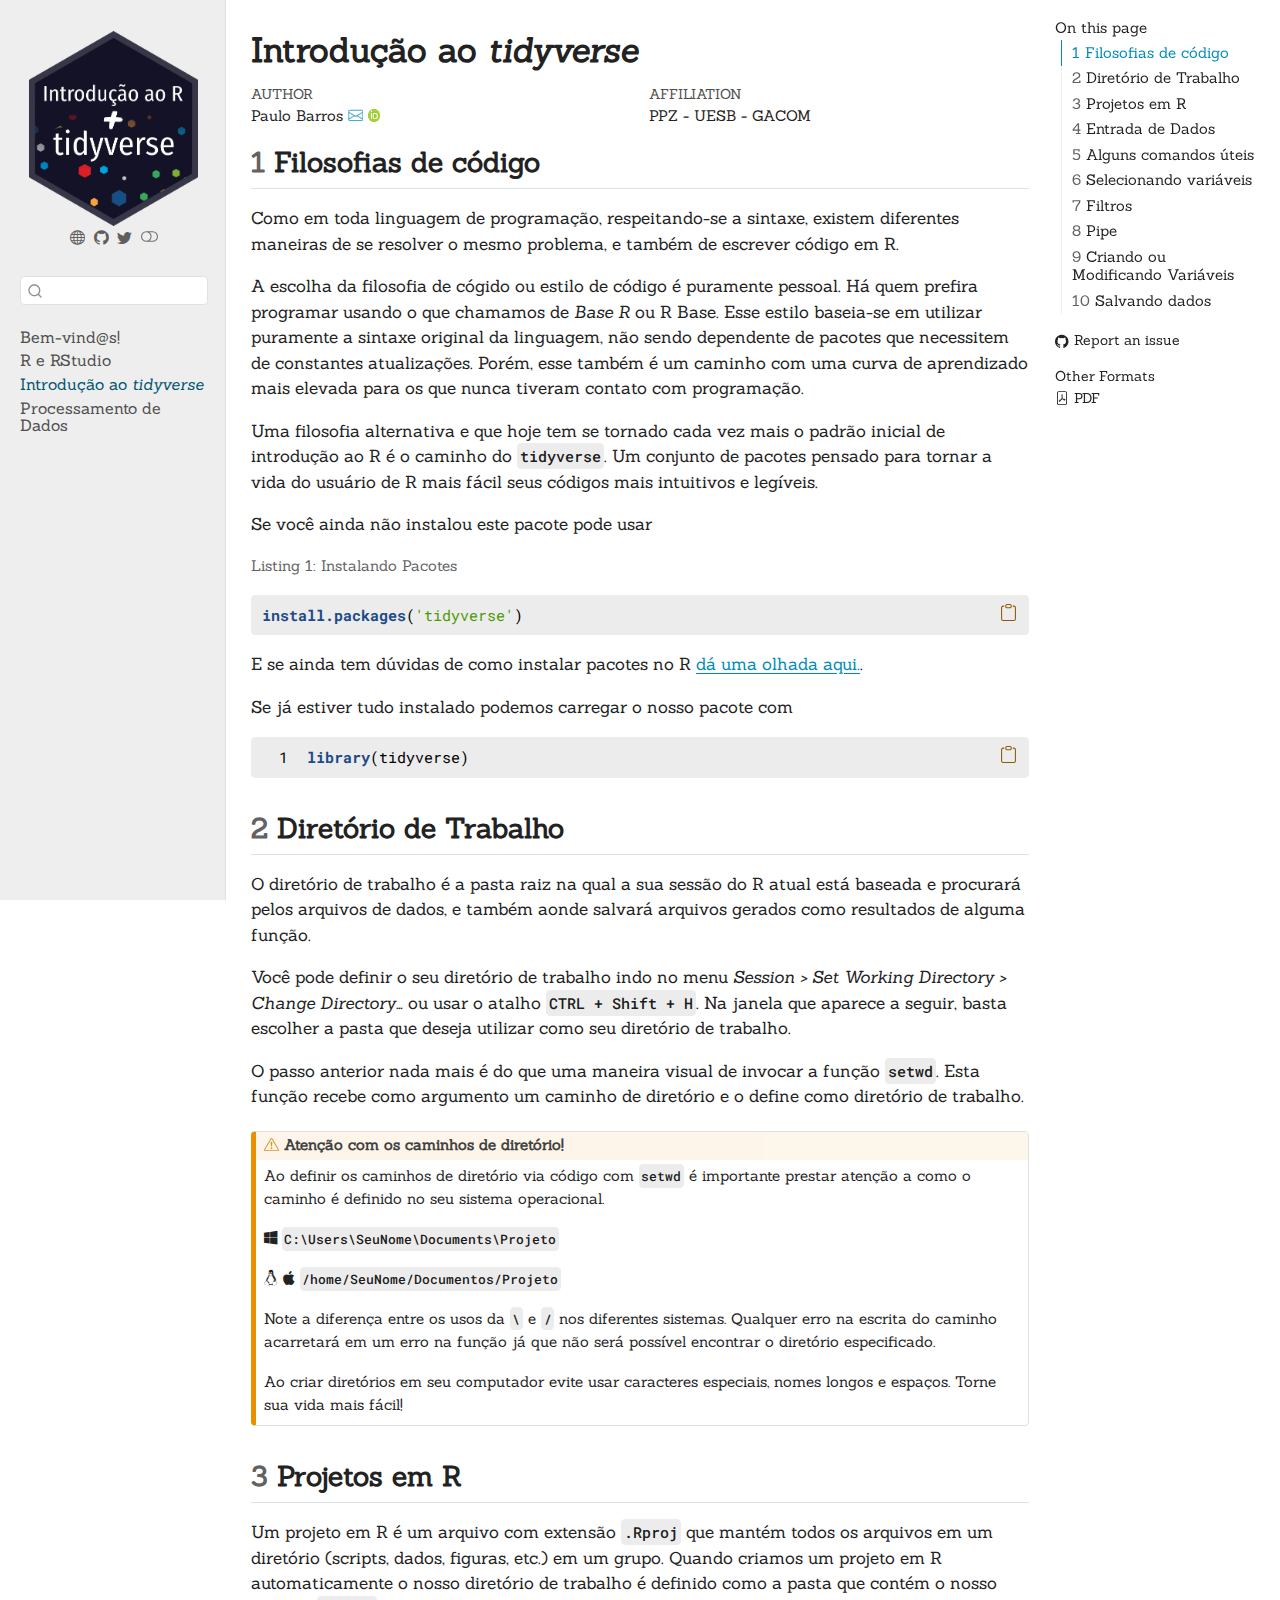
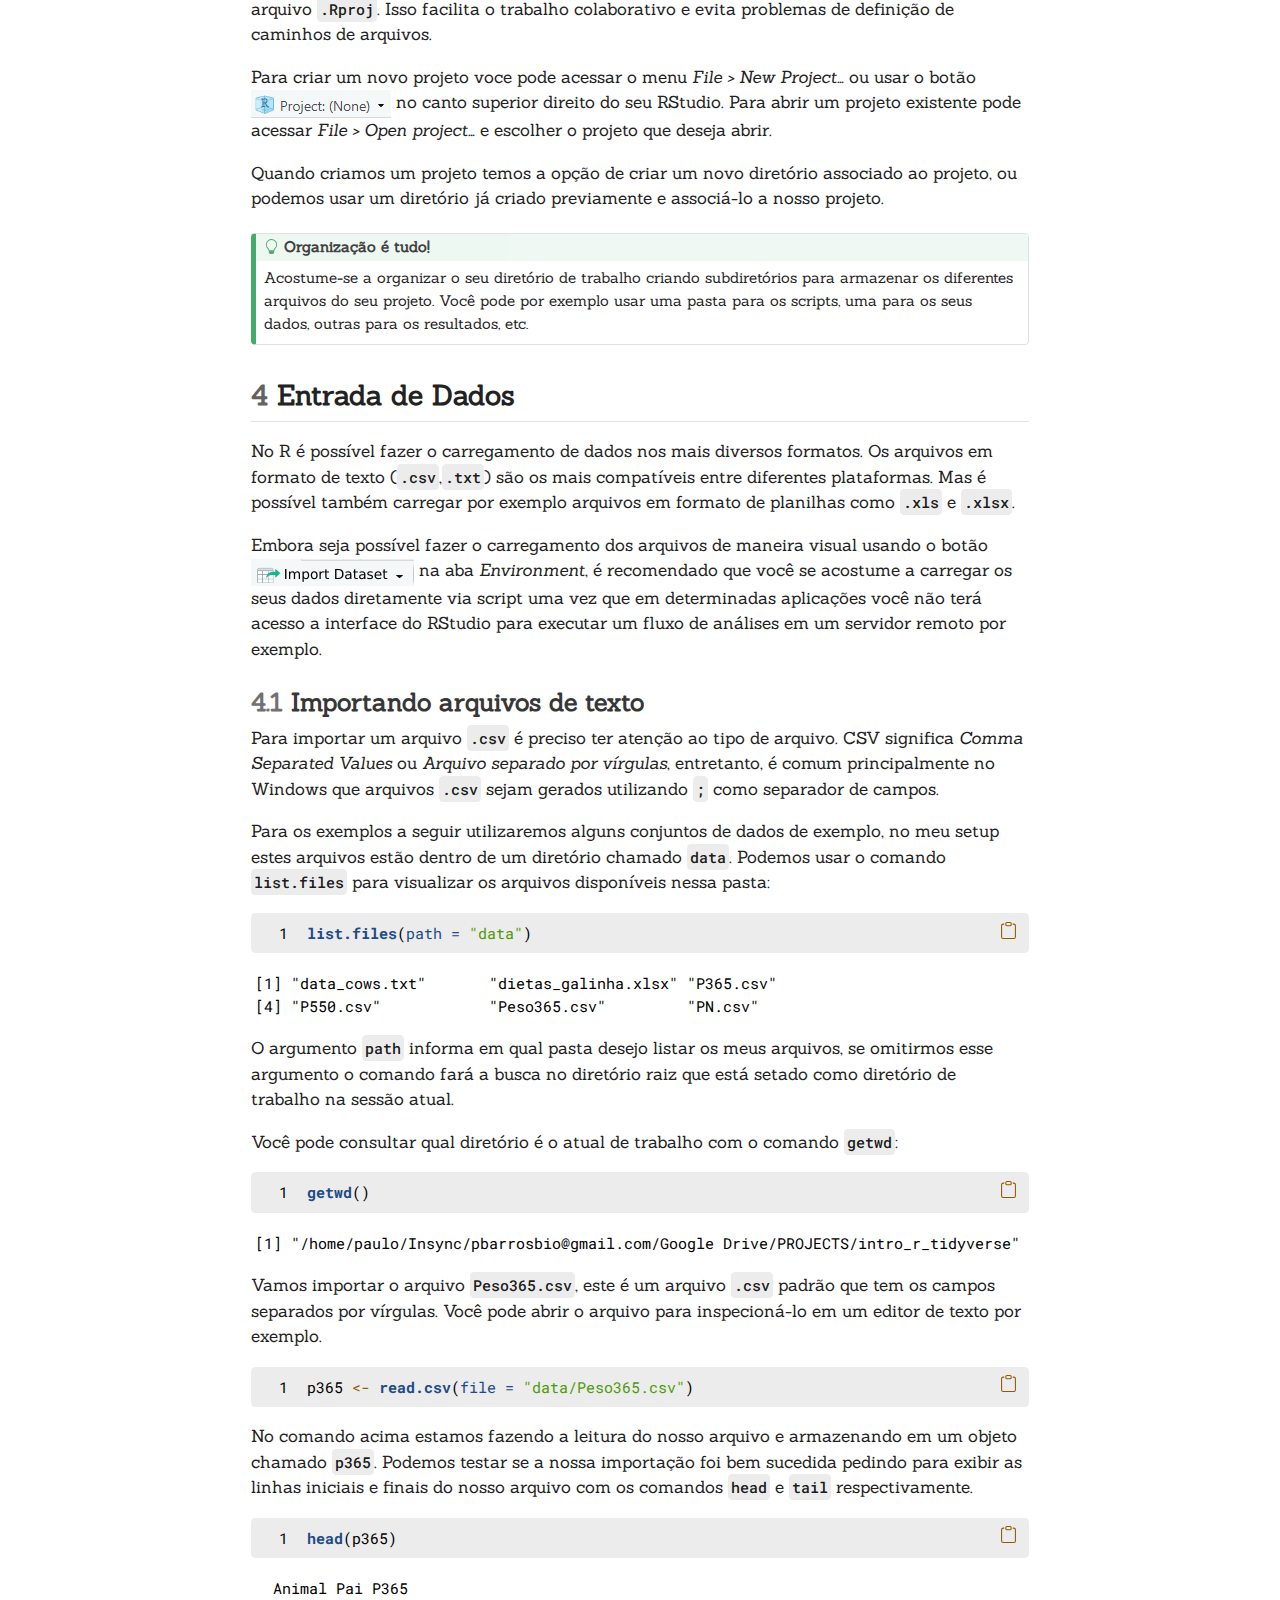
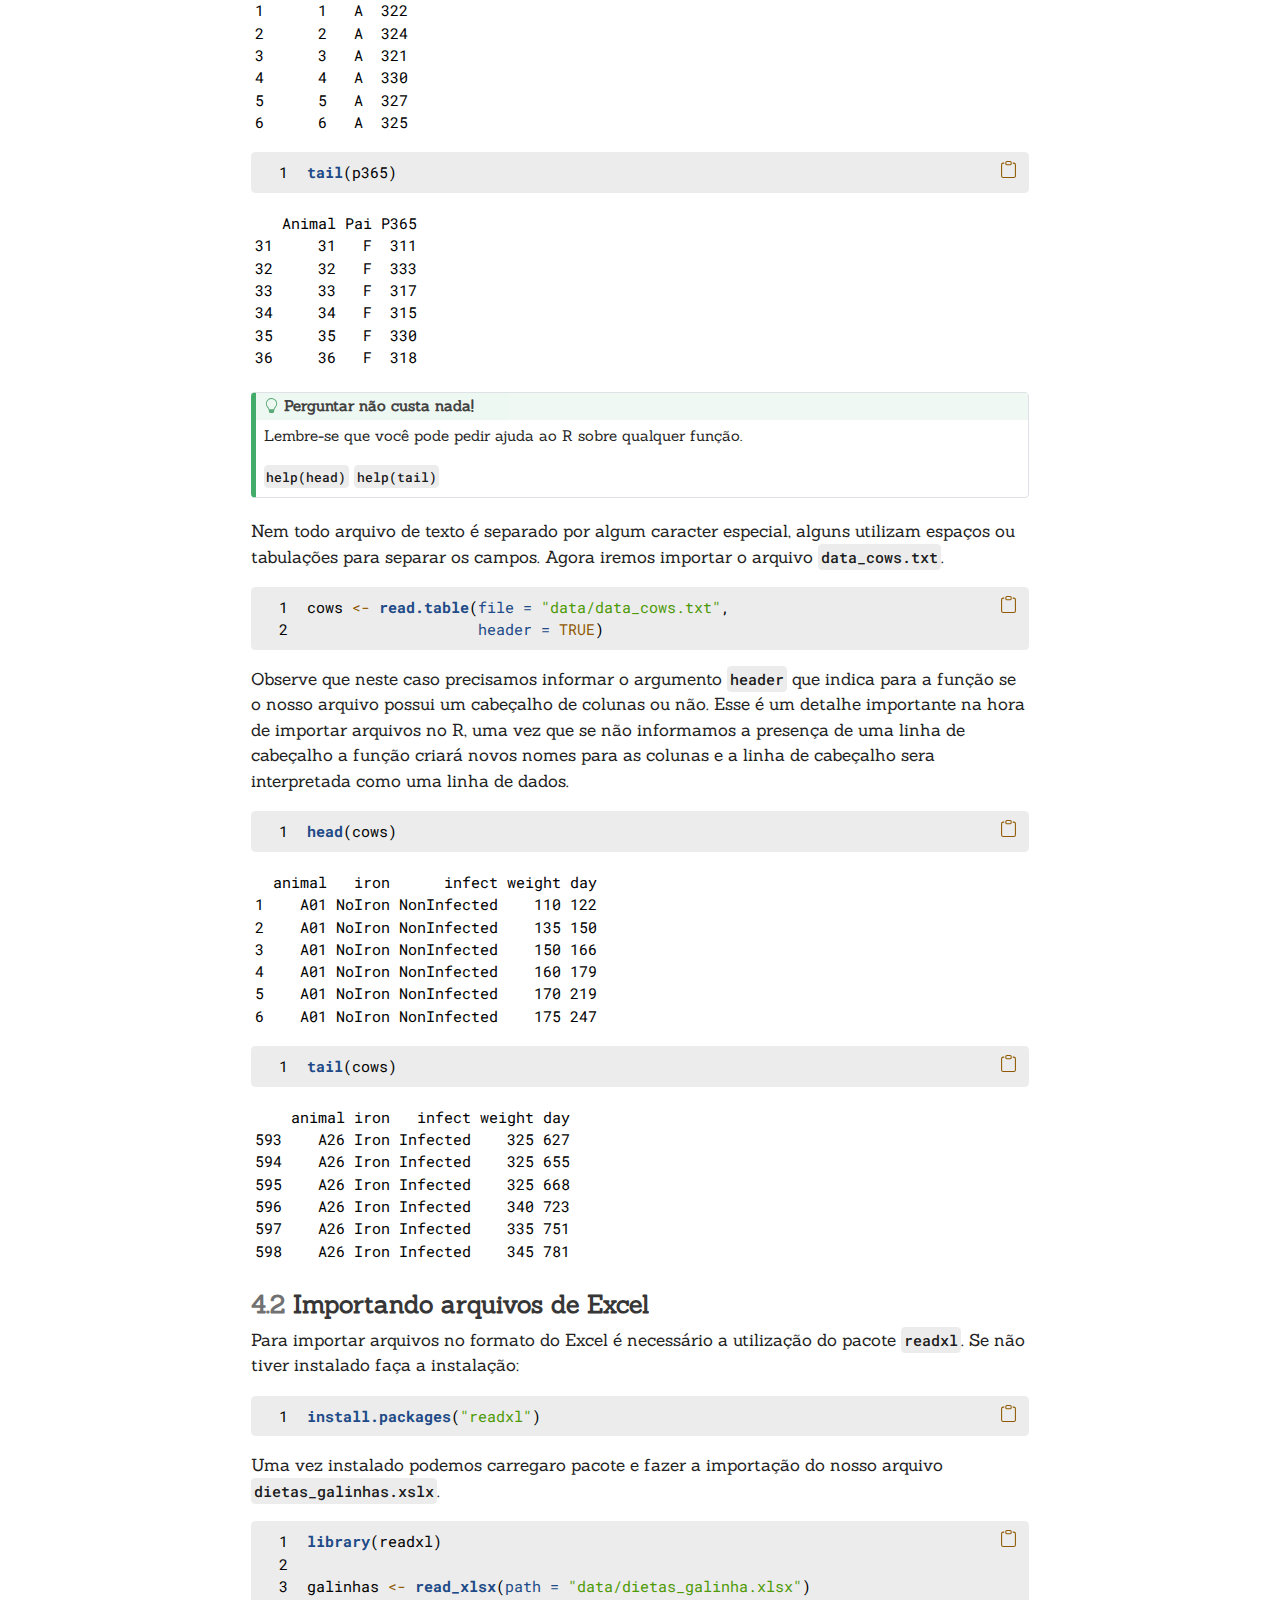
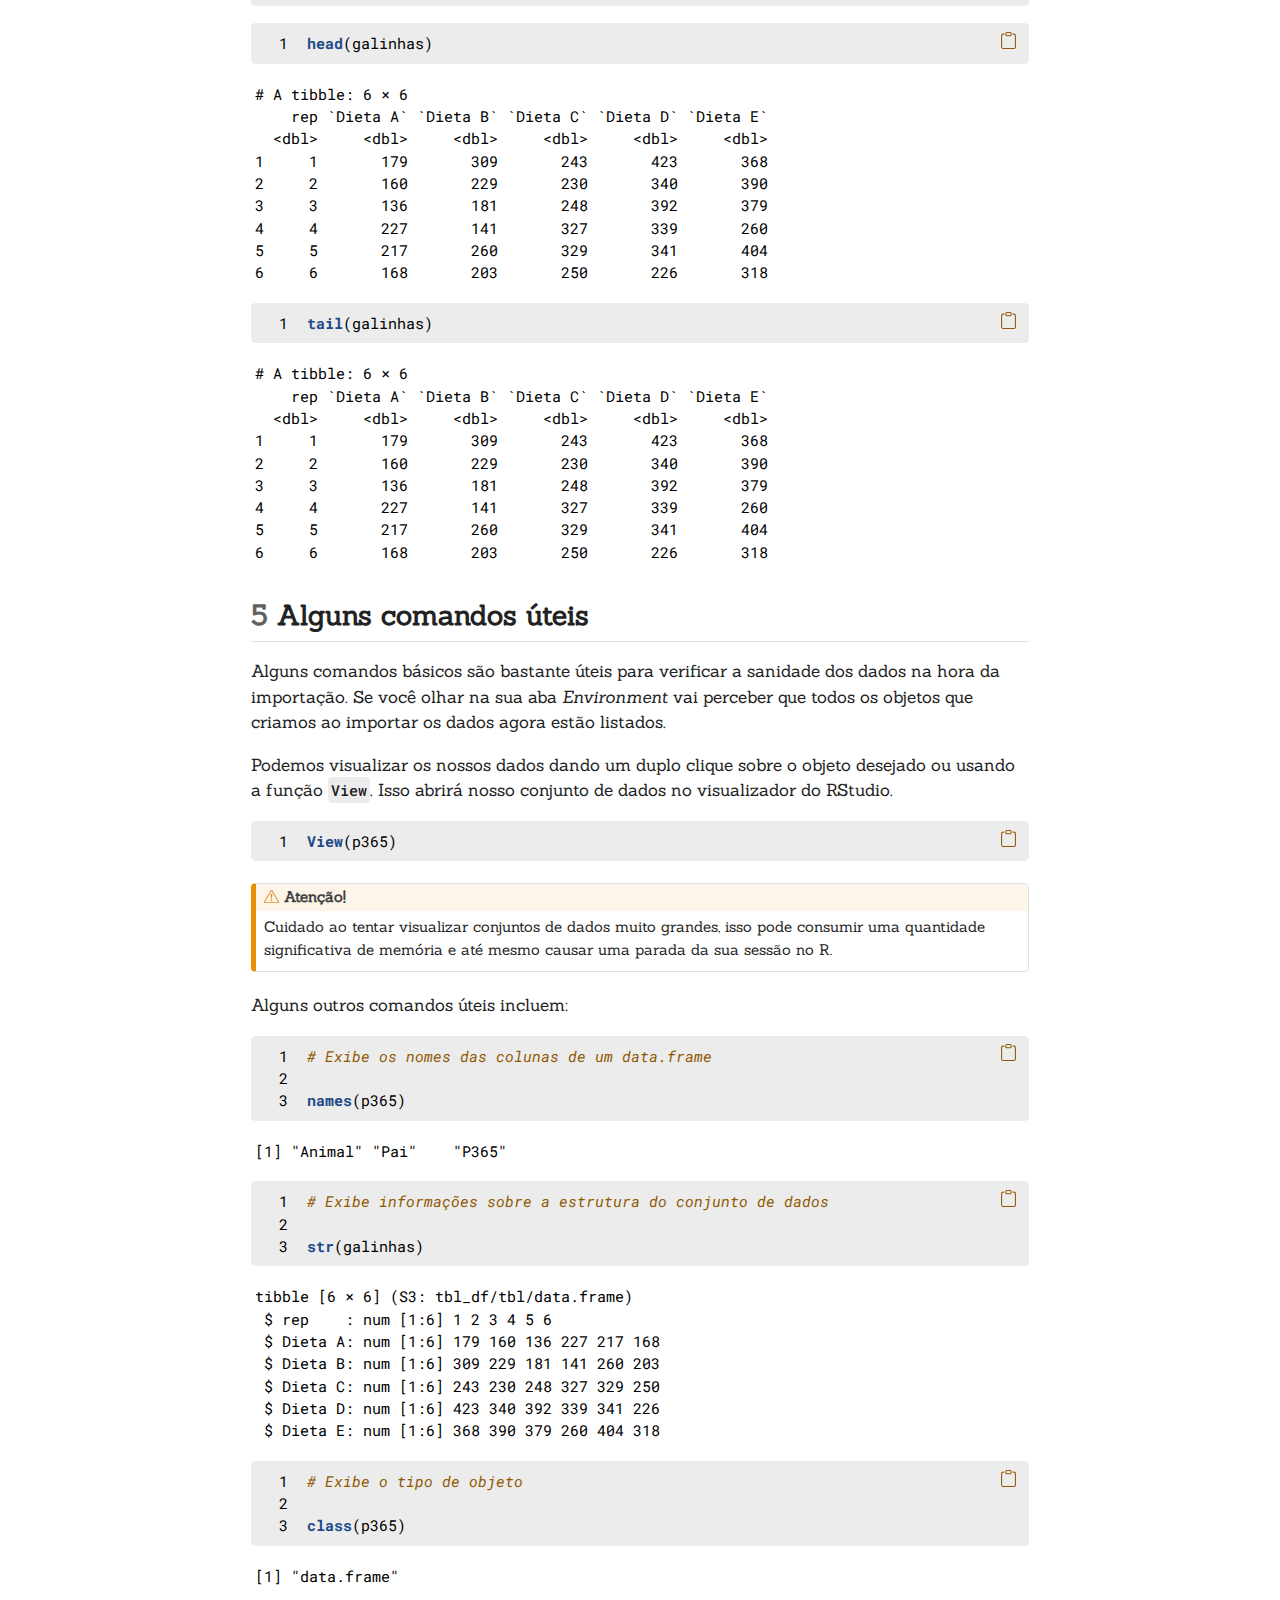
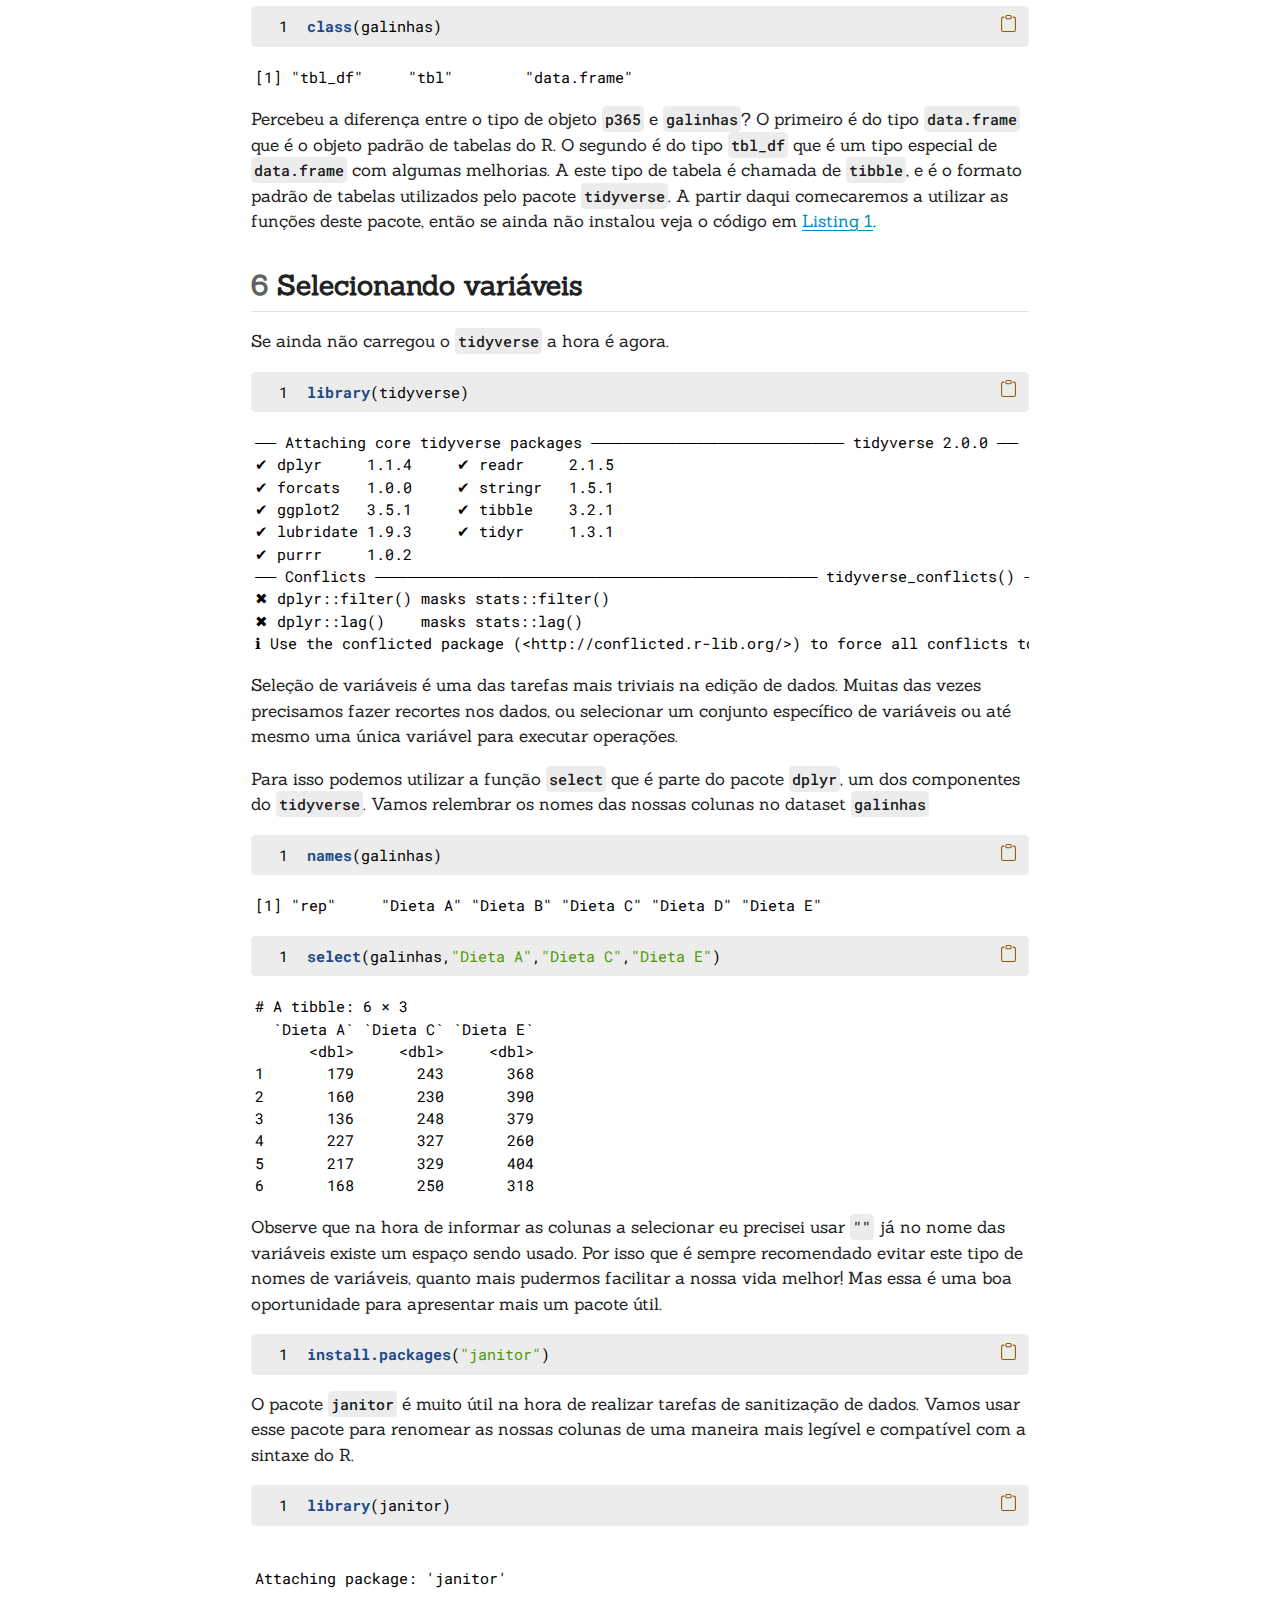
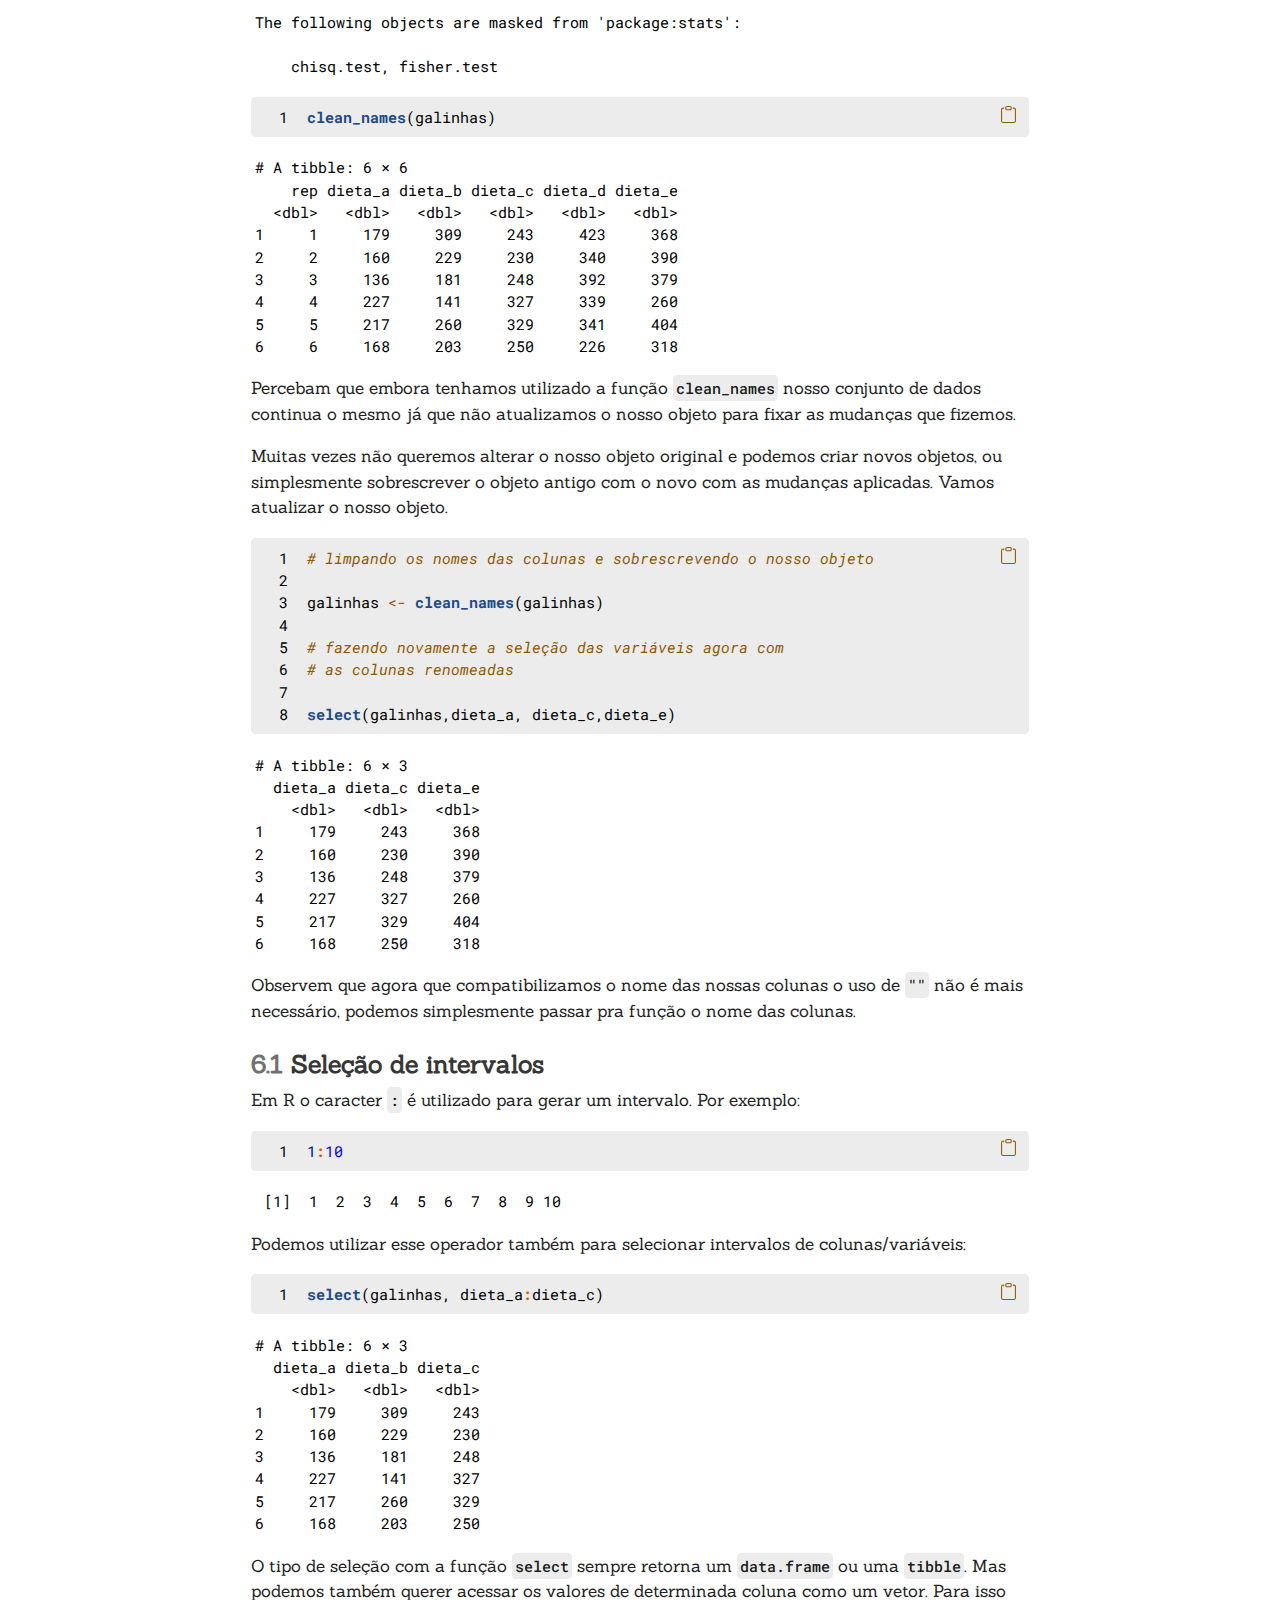
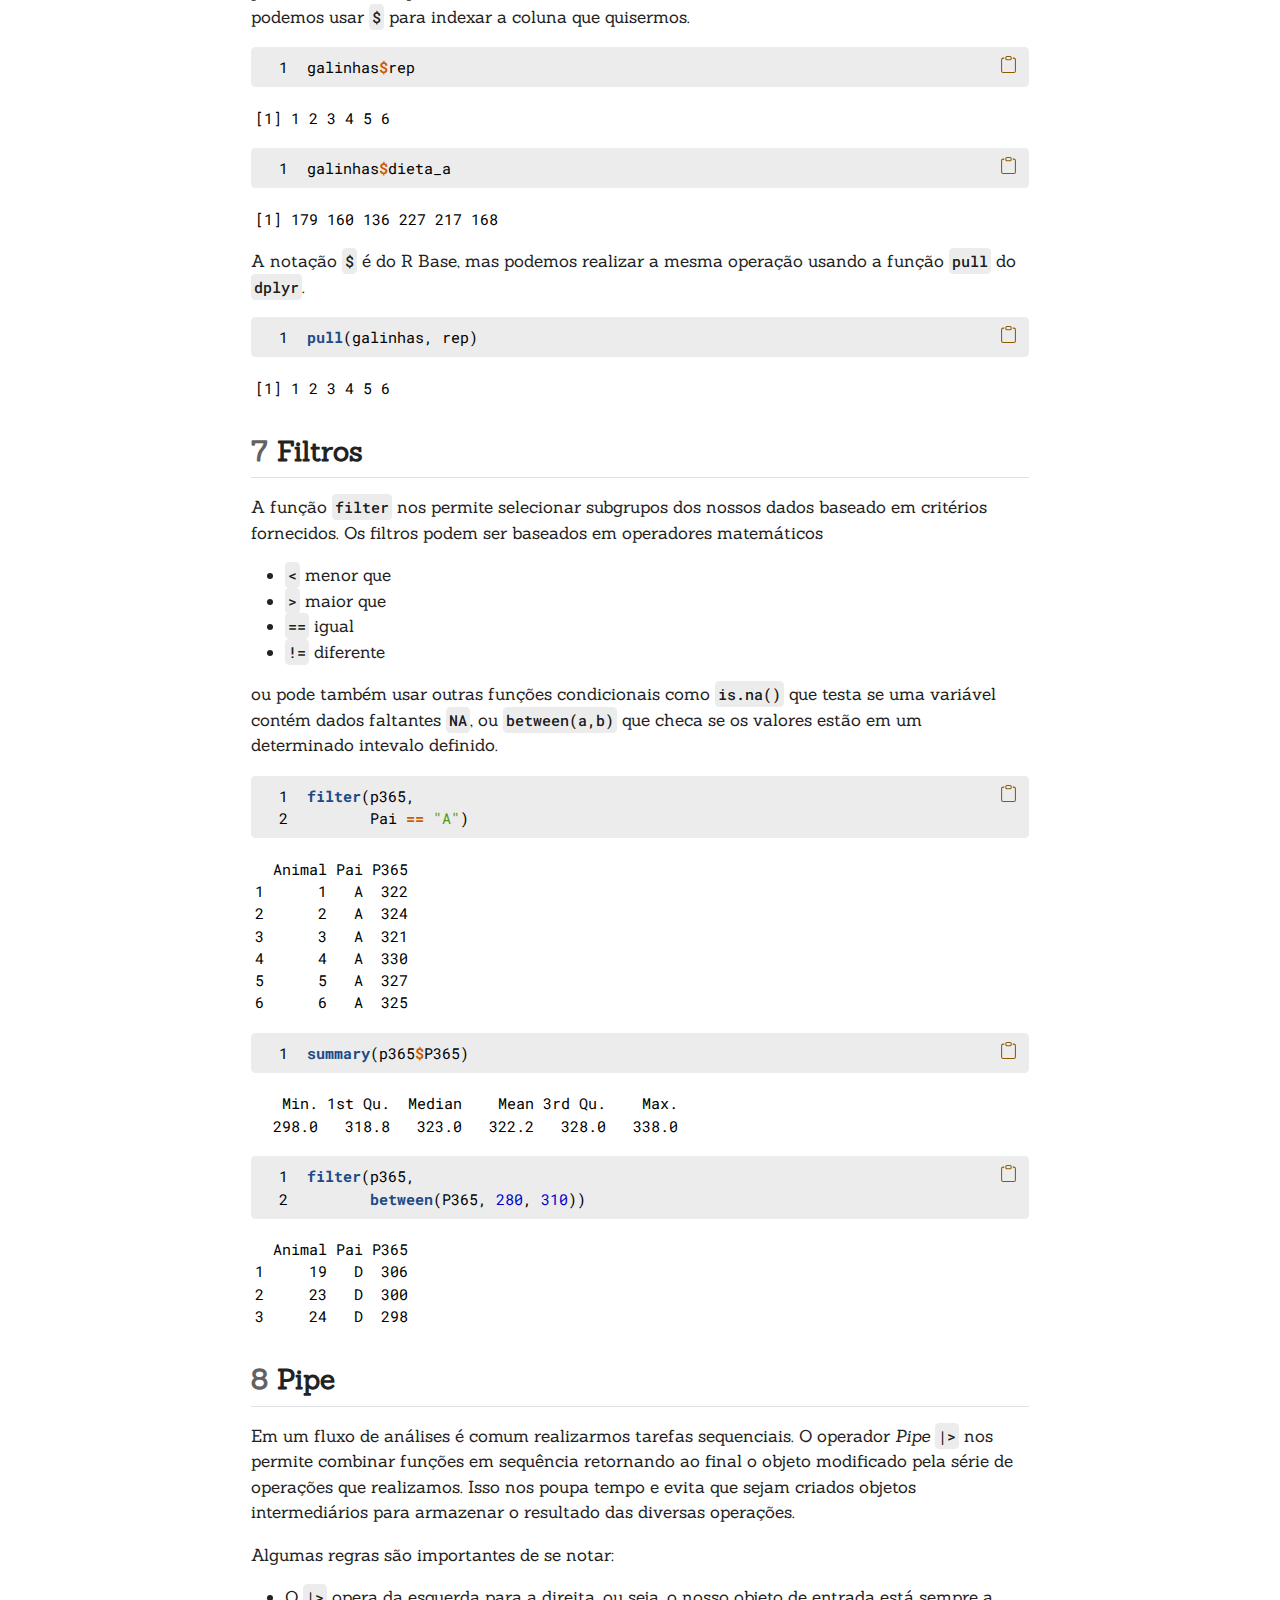
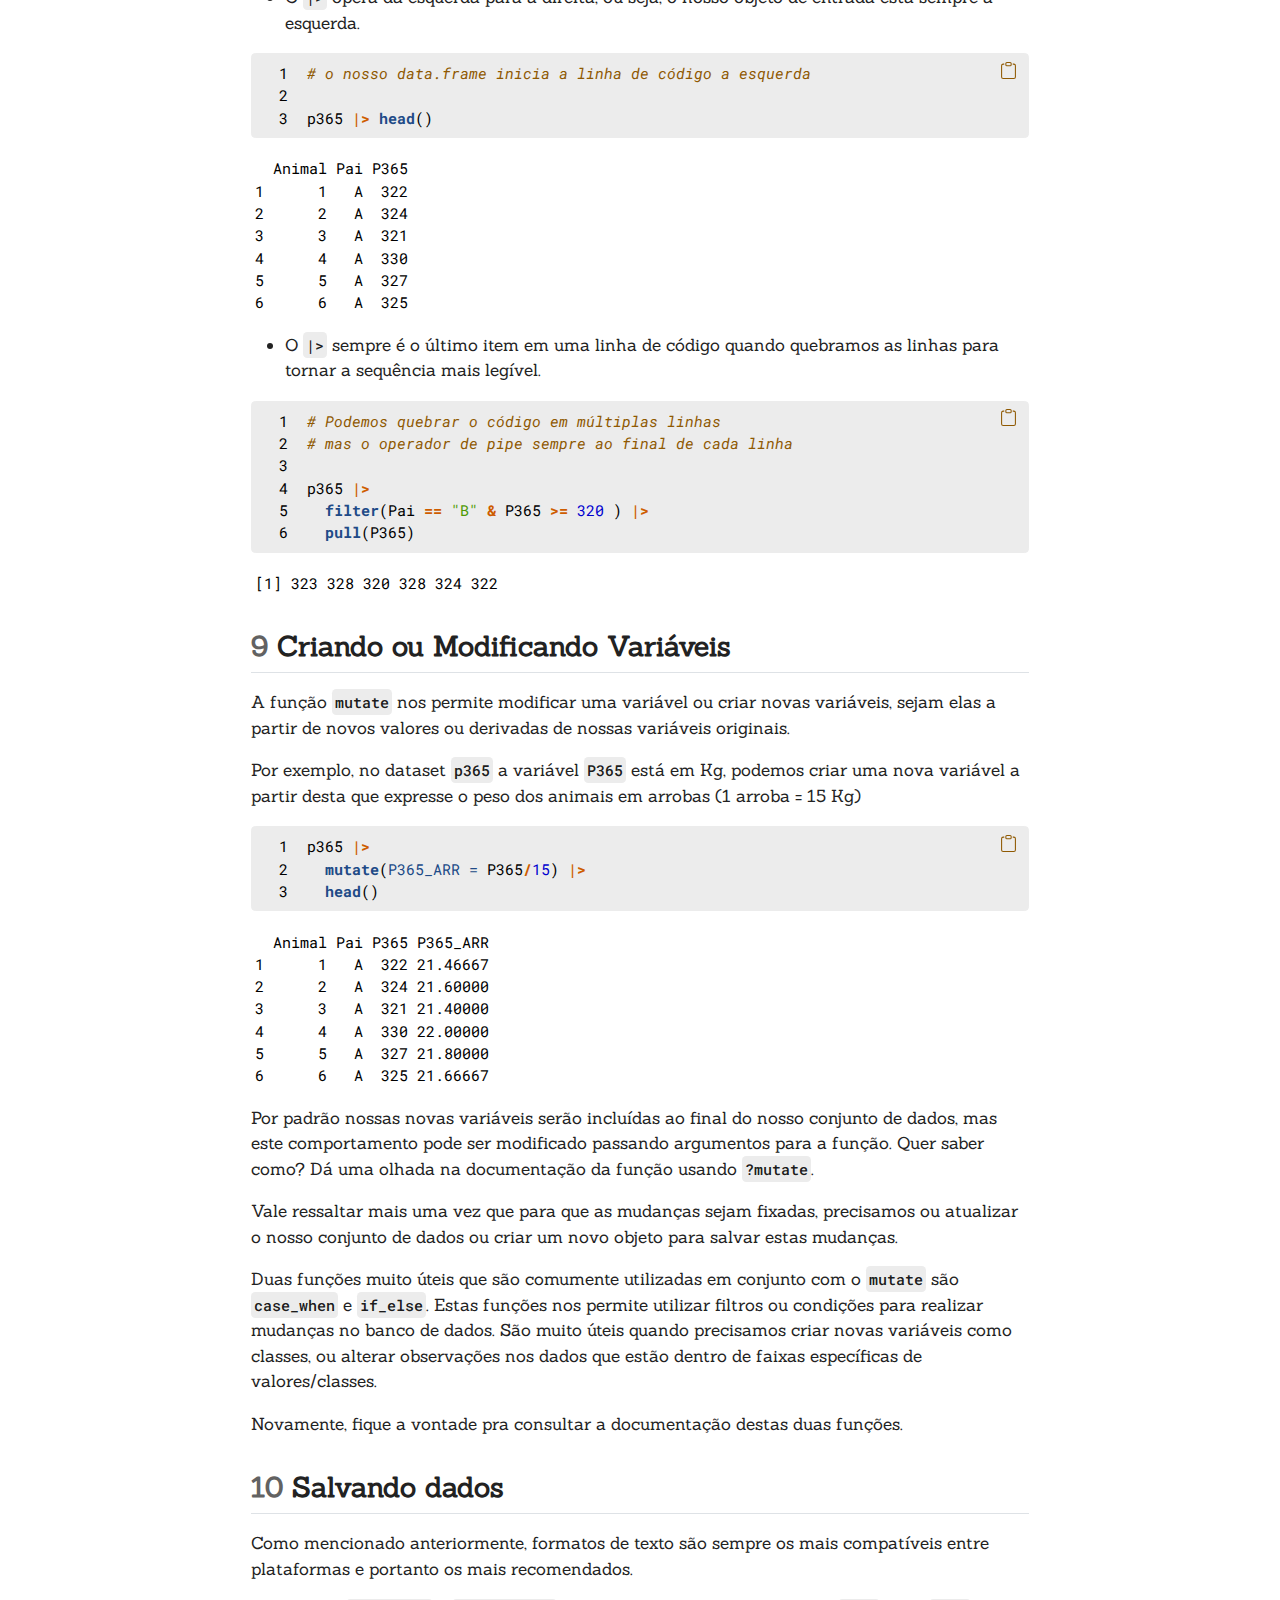
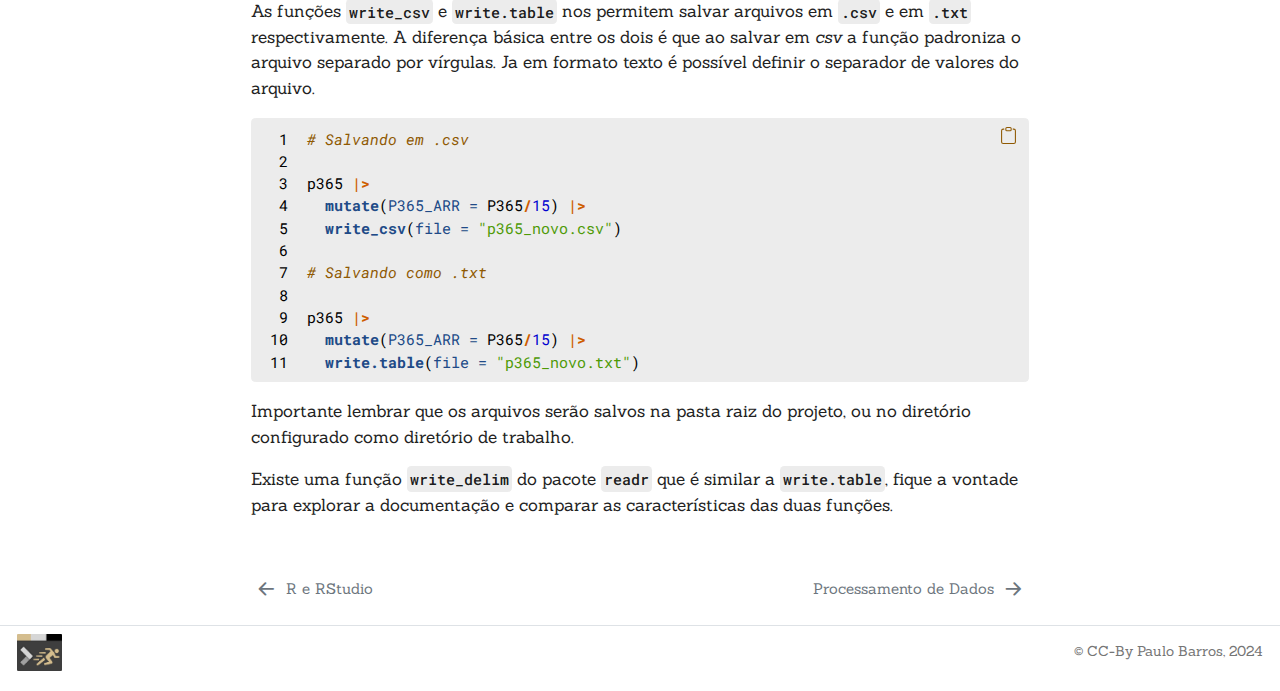
<file: 02_intro_tidy.html>
<!DOCTYPE html>
<html xmlns="http://www.w3.org/1999/xhtml" lang="en" xml:lang="en"><head>

<meta charset="utf-8">
<meta name="generator" content="quarto-1.5.56">

<meta name="viewport" content="width=device-width, initial-scale=1.0, user-scalable=yes">

<meta name="author" content="Paulo Barros">

<title>Introdução ao tidyverse – Introdução ao R com `tidyverse`</title>
<style>
code{white-space: pre-wrap;}
span.smallcaps{font-variant: small-caps;}
div.columns{display: flex; gap: min(4vw, 1.5em);}
div.column{flex: auto; overflow-x: auto;}
div.hanging-indent{margin-left: 1.5em; text-indent: -1.5em;}
ul.task-list{list-style: none;}
ul.task-list li input[type="checkbox"] {
  width: 0.8em;
  margin: 0 0.8em 0.2em -1em; /* quarto-specific, see https://github.com/quarto-dev/quarto-cli/issues/4556 */ 
  vertical-align: middle;
}
/* CSS for syntax highlighting */
pre > code.sourceCode { white-space: pre; position: relative; }
pre > code.sourceCode > span { line-height: 1.25; }
pre > code.sourceCode > span:empty { height: 1.2em; }
.sourceCode { overflow: visible; }
code.sourceCode > span { color: inherit; text-decoration: inherit; }
div.sourceCode { margin: 1em 0; }
pre.sourceCode { margin: 0; }
@media screen {
div.sourceCode { overflow: auto; }
}
@media print {
pre > code.sourceCode { white-space: pre-wrap; }
pre > code.sourceCode > span { display: inline-block; text-indent: -5em; padding-left: 5em; }
}
pre.numberSource code
  { counter-reset: source-line 0; }
pre.numberSource code > span
  { position: relative; left: -4em; counter-increment: source-line; }
pre.numberSource code > span > a:first-child::before
  { content: counter(source-line);
    position: relative; left: -1em; text-align: right; vertical-align: baseline;
    border: none; display: inline-block;
    -webkit-touch-callout: none; -webkit-user-select: none;
    -khtml-user-select: none; -moz-user-select: none;
    -ms-user-select: none; user-select: none;
    padding: 0 4px; width: 4em;
  }
pre.numberSource { margin-left: 3em;  padding-left: 4px; }
div.sourceCode
  {   }
@media screen {
pre > code.sourceCode > span > a:first-child::before { text-decoration: underline; }
}
</style>


<script src="site_libs/quarto-nav/quarto-nav.js"></script>
<script src="site_libs/clipboard/clipboard.min.js"></script>
<script src="site_libs/quarto-search/autocomplete.umd.js"></script>
<script src="site_libs/quarto-search/fuse.min.js"></script>
<script src="site_libs/quarto-search/quarto-search.js"></script>
<meta name="quarto:offset" content="./">
<link href="./03_data_editing.html" rel="next">
<link href="./01_r_rstudio.html" rel="prev">
<script src="site_libs/quarto-html/quarto.js"></script>
<script src="site_libs/quarto-html/popper.min.js"></script>
<script src="site_libs/quarto-html/tippy.umd.min.js"></script>
<script src="site_libs/quarto-html/anchor.min.js"></script>
<link href="site_libs/quarto-html/tippy.css" rel="stylesheet">
<link href="site_libs/quarto-html/quarto-syntax-highlighting.css" rel="stylesheet" class="quarto-color-scheme" id="quarto-text-highlighting-styles">
<link href="site_libs/quarto-html/quarto-syntax-highlighting-dark.css" rel="prefetch" class="quarto-color-scheme quarto-color-alternate" id="quarto-text-highlighting-styles">
<script src="site_libs/bootstrap/bootstrap.min.js"></script>
<link href="site_libs/bootstrap/bootstrap-icons.css" rel="stylesheet">
<link href="site_libs/bootstrap/bootstrap.min.css" rel="stylesheet" class="quarto-color-scheme" id="quarto-bootstrap" data-mode="light">
<link href="site_libs/bootstrap/bootstrap-dark.min.css" rel="prefetch" class="quarto-color-scheme quarto-color-alternate" id="quarto-bootstrap" data-mode="dark">
<link href="site_libs/quarto-contrib/fontawesome6-0.1.0/all.css" rel="stylesheet">
<link href="site_libs/quarto-contrib/fontawesome6-0.1.0/latex-fontsize.css" rel="stylesheet">
<script id="quarto-search-options" type="application/json">{
  "location": "sidebar",
  "copy-button": false,
  "collapse-after": 3,
  "panel-placement": "start",
  "type": "textbox",
  "limit": 50,
  "keyboard-shortcut": [
    "f",
    "/",
    "s"
  ],
  "show-item-context": false,
  "language": {
    "search-no-results-text": "No results",
    "search-matching-documents-text": "matching documents",
    "search-copy-link-title": "Copy link to search",
    "search-hide-matches-text": "Hide additional matches",
    "search-more-match-text": "more match in this document",
    "search-more-matches-text": "more matches in this document",
    "search-clear-button-title": "Clear",
    "search-text-placeholder": "",
    "search-detached-cancel-button-title": "Cancel",
    "search-submit-button-title": "Submit",
    "search-label": "Search"
  }
}</script>


</head>

<body class="nav-sidebar docked">

<div id="quarto-search-results"></div>
  <header id="quarto-header" class="headroom fixed-top">
  <nav class="quarto-secondary-nav">
    <div class="container-fluid d-flex">
      <button type="button" class="quarto-btn-toggle btn" data-bs-toggle="collapse" role="button" data-bs-target=".quarto-sidebar-collapse-item" aria-controls="quarto-sidebar" aria-expanded="false" aria-label="Toggle sidebar navigation" onclick="if (window.quartoToggleHeadroom) { window.quartoToggleHeadroom(); }">
        <i class="bi bi-layout-text-sidebar-reverse"></i>
      </button>
        <nav class="quarto-page-breadcrumbs" aria-label="breadcrumb"><ol class="breadcrumb"><li class="breadcrumb-item"><a href="./02_intro_tidy.html">Introdução ao <em>tidyverse</em></a></li></ol></nav>
        <a class="flex-grow-1" role="navigation" data-bs-toggle="collapse" data-bs-target=".quarto-sidebar-collapse-item" aria-controls="quarto-sidebar" aria-expanded="false" aria-label="Toggle sidebar navigation" onclick="if (window.quartoToggleHeadroom) { window.quartoToggleHeadroom(); }">      
        </a>
      <button type="button" class="btn quarto-search-button" aria-label="Search" onclick="window.quartoOpenSearch();">
        <i class="bi bi-search"></i>
      </button>
    </div>
  </nav>
</header>
<!-- content -->
<div id="quarto-content" class="quarto-container page-columns page-rows-contents page-layout-article">
<!-- sidebar -->
  <nav id="quarto-sidebar" class="sidebar collapse collapse-horizontal quarto-sidebar-collapse-item sidebar-navigation docked overflow-auto">
    <div class="pt-lg-2 mt-2 text-center sidebar-header">
      <a href="./index.html" class="sidebar-logo-link">
      <img src="./images/LogoTidy.png" alt="" class="sidebar-logo py-0 d-lg-inline d-none">
      </a>
      <div class="sidebar-tools-main tools-wide">
    <a href="https://paulobarros.com.br" title="paulobarros.com.br" class="quarto-navigation-tool px-1" aria-label="paulobarros.com.br"><i class="bi bi-globe"></i></a>
    <a href="https://github.com/paulobarros/intro-r-tidyverse" title="Introdução ao R com `tidyverse`" class="quarto-navigation-tool px-1" aria-label="Introdução ao R com `tidyverse`"><i class="bi bi-github"></i></a>
    <a href="https://twitter.com/pbarrosjr" title="Paulo Barros Twitter" class="quarto-navigation-tool px-1" aria-label="Paulo Barros Twitter"><i class="bi bi-twitter"></i></a>
  <a href="" class="quarto-color-scheme-toggle quarto-navigation-tool  px-1" onclick="window.quartoToggleColorScheme(); return false;" title="Toggle dark mode"><i class="bi"></i></a>
</div>
      </div>
        <div class="mt-2 flex-shrink-0 align-items-center">
        <div class="sidebar-search">
        <div id="quarto-search" class="" title="Search"></div>
        </div>
        </div>
    <div class="sidebar-menu-container"> 
    <ul class="list-unstyled mt-1">
        <li class="sidebar-item">
  <div class="sidebar-item-container"> 
  <a href="./index.html" class="sidebar-item-text sidebar-link">
 <span class="menu-text">Bem-vind@s!</span></a>
  </div>
</li>
        <li class="sidebar-item">
  <div class="sidebar-item-container"> 
  <a href="./01_r_rstudio.html" class="sidebar-item-text sidebar-link">
 <span class="menu-text">R e RStudio</span></a>
  </div>
</li>
        <li class="sidebar-item">
  <div class="sidebar-item-container"> 
  <a href="./02_intro_tidy.html" class="sidebar-item-text sidebar-link active">
 <span class="menu-text">Introdução ao <em>tidyverse</em></span></a>
  </div>
</li>
        <li class="sidebar-item">
  <div class="sidebar-item-container"> 
  <a href="./03_data_editing.html" class="sidebar-item-text sidebar-link">
 <span class="menu-text">Processamento de Dados</span></a>
  </div>
</li>
    </ul>
    </div>
</nav>
<div id="quarto-sidebar-glass" class="quarto-sidebar-collapse-item" data-bs-toggle="collapse" data-bs-target=".quarto-sidebar-collapse-item"></div>
<!-- margin-sidebar -->
    <div id="quarto-margin-sidebar" class="sidebar margin-sidebar">
        <nav id="TOC" role="doc-toc" class="toc-active">
    <h2 id="toc-title">On this page</h2>
   
  <ul>
  <li><a href="#filosofias-de-código" id="toc-filosofias-de-código" class="nav-link active" data-scroll-target="#filosofias-de-código"><span class="header-section-number">1</span> Filosofias de código</a></li>
  <li><a href="#diretório-de-trabalho" id="toc-diretório-de-trabalho" class="nav-link" data-scroll-target="#diretório-de-trabalho"><span class="header-section-number">2</span> Diretório de Trabalho</a></li>
  <li><a href="#projetos-em-r" id="toc-projetos-em-r" class="nav-link" data-scroll-target="#projetos-em-r"><span class="header-section-number">3</span> Projetos em R</a></li>
  <li><a href="#entrada-de-dados" id="toc-entrada-de-dados" class="nav-link" data-scroll-target="#entrada-de-dados"><span class="header-section-number">4</span> Entrada de Dados</a>
  <ul class="collapse">
  <li><a href="#importando-arquivos-de-texto" id="toc-importando-arquivos-de-texto" class="nav-link" data-scroll-target="#importando-arquivos-de-texto"><span class="header-section-number">4.1</span> Importando arquivos de texto</a></li>
  <li><a href="#importando-arquivos-de-excel" id="toc-importando-arquivos-de-excel" class="nav-link" data-scroll-target="#importando-arquivos-de-excel"><span class="header-section-number">4.2</span> Importando arquivos de Excel</a></li>
  </ul></li>
  <li><a href="#alguns-comandos-úteis" id="toc-alguns-comandos-úteis" class="nav-link" data-scroll-target="#alguns-comandos-úteis"><span class="header-section-number">5</span> Alguns comandos úteis</a></li>
  <li><a href="#selecionando-variáveis" id="toc-selecionando-variáveis" class="nav-link" data-scroll-target="#selecionando-variáveis"><span class="header-section-number">6</span> Selecionando variáveis</a>
  <ul class="collapse">
  <li><a href="#seleção-de-intervalos" id="toc-seleção-de-intervalos" class="nav-link" data-scroll-target="#seleção-de-intervalos"><span class="header-section-number">6.1</span> Seleção de intervalos</a></li>
  </ul></li>
  <li><a href="#filtros" id="toc-filtros" class="nav-link" data-scroll-target="#filtros"><span class="header-section-number">7</span> Filtros</a></li>
  <li><a href="#pipe" id="toc-pipe" class="nav-link" data-scroll-target="#pipe"><span class="header-section-number">8</span> Pipe</a></li>
  <li><a href="#criando-ou-modificando-variáveis" id="toc-criando-ou-modificando-variáveis" class="nav-link" data-scroll-target="#criando-ou-modificando-variáveis"><span class="header-section-number">9</span> Criando ou Modificando Variáveis</a></li>
  <li><a href="#salvando-dados" id="toc-salvando-dados" class="nav-link" data-scroll-target="#salvando-dados"><span class="header-section-number">10</span> Salvando dados</a></li>
  </ul>
<div class="toc-actions"><ul><li><a href="https://github.com/paulobarros/intro-r-tidyverse/issues/new" class="toc-action"><i class="bi bi-github"></i>Report an issue</a></li></ul></div><div class="quarto-alternate-formats"><h2>Other Formats</h2><ul><li><a href="02_intro_tidy.pdf"><i class="bi bi-file-pdf"></i>PDF</a></li></ul></div></nav>
    </div>
<!-- main -->
<main class="content" id="quarto-document-content">

<header id="title-block-header" class="quarto-title-block default">
<div class="quarto-title">
<h1 class="title">Introdução ao <em>tidyverse</em></h1>
</div>


<div class="quarto-title-meta-author">
  <div class="quarto-title-meta-heading">Author</div>
  <div class="quarto-title-meta-heading">Affiliation</div>
  
    <div class="quarto-title-meta-contents">
    <p class="author">Paulo Barros <a href="mailto:pbarrosbio@gmail.com" class="quarto-title-author-email"><i class="bi bi-envelope"></i></a> <a href="https://orcid.org/0000-0001-9839-0796" class="quarto-title-author-orcid"> <img src="[data-uri]"></a></p>
  </div>
  <div class="quarto-title-meta-contents">
        <p class="affiliation">
            PPZ - UESB - GACOM
          </p>
      </div>
  </div>

<div class="quarto-title-meta">

      
  
    
  </div>
  


</header>


<section id="filosofias-de-código" class="level2" data-number="1">
<h2 data-number="1" class="anchored" data-anchor-id="filosofias-de-código"><span class="header-section-number">1</span> Filosofias de código</h2>
<p>Como em toda linguagem de programação, respeitando-se a sintaxe, existem diferentes maneiras de se resolver o mesmo problema, e também de escrever código em R.</p>
<p>A escolha da filosofia de cógido ou estilo de código é puramente pessoal. Há quem prefira programar usando o que chamamos de <em>Base R</em> ou R Base. Esse estilo baseia-se em utilizar puramente a sintaxe original da linguagem, não sendo dependente de pacotes que necessitem de constantes atualizações. Porém, esse também é um caminho com uma curva de aprendizado mais elevada para os que nunca tiveram contato com programação.</p>
<p>Uma filosofia alternativa e que hoje tem se tornado cada vez mais o padrão inicial de introdução ao R é o caminho do <code>tidyverse</code>. Um conjunto de pacotes pensado para tornar a vida do usuário de R mais fácil seus códigos mais intuitivos e legíveis.</p>
<p>Se você ainda não instalou este pacote pode usar</p>
<div class="cell">
<div id="lst-inst-pkg" class="r cell-code listing quarto-float quarto-figure quarto-figure-left anchored">
<figure class="quarto-float quarto-float-lst figure">
<figcaption class="quarto-float-caption-top quarto-float-caption quarto-float-lst" id="lst-inst-pkg-caption-0ceaefa1-69ba-4598-a22c-09a6ac19f8ca">
Listing&nbsp;1: Instalando Pacotes
</figcaption>
<div aria-describedby="lst-inst-pkg-caption-0ceaefa1-69ba-4598-a22c-09a6ac19f8ca">
<div class="sourceCode cell-code" id="lst-inst-pkg"><pre class="sourceCode r code-with-copy"><code class="sourceCode r"><span id="lst-inst-pkg-1"><a href="#lst-inst-pkg-1" aria-hidden="true" tabindex="-1"></a><span class="fu">install.packages</span>(<span class="st">'tidyverse'</span>)</span></code><button title="Copy to Clipboard" class="code-copy-button"><i class="bi"></i></button></pre></div>
</div>
</figure>
</div>
</div>
<p>E se ainda tem dúvidas de como instalar pacotes no R <a href="./01_r_rstudio.html#sec-inst-pkg">dá uma olhada aqui.</a>.</p>
<p>Se já estiver tudo instalado podemos carregar o nosso pacote com</p>
<div class="cell">
<div class="sourceCode cell-code" id="cb1"><pre class="sourceCode numberSource r number-lines code-with-copy"><code class="sourceCode r"><span id="cb1-1"><a href="#cb1-1"></a><span class="fu">library</span>(tidyverse)</span></code><button title="Copy to Clipboard" class="code-copy-button"><i class="bi"></i></button></pre></div>
</div>
</section>
<section id="diretório-de-trabalho" class="level2" data-number="2">
<h2 data-number="2" class="anchored" data-anchor-id="diretório-de-trabalho"><span class="header-section-number">2</span> Diretório de Trabalho</h2>
<p>O diretório de trabalho é a pasta raiz na qual a sua sessão do R atual está baseada e procurará pelos arquivos de dados, e também aonde salvará arquivos gerados como resultados de alguma função.</p>
<p>Você pode definir o seu diretório de trabalho indo no menu <em>Session &gt; Set Working Directory &gt; Change Directory…</em> ou usar o atalho <code>CTRL + Shift + H</code>. Na janela que aparece a seguir, basta escolher a pasta que deseja utilizar como seu diretório de trabalho.</p>
<p>O passo anterior nada mais é do que uma maneira visual de invocar a função <code>setwd</code>. Esta função recebe como argumento um caminho de diretório e o define como diretório de trabalho.</p>
<div class="callout callout-style-default callout-warning callout-titled">
<div class="callout-header d-flex align-content-center">
<div class="callout-icon-container">
<i class="callout-icon"></i>
</div>
<div class="callout-title-container flex-fill">
Atenção com os caminhos de diretório!
</div>
</div>
<div class="callout-body-container callout-body">
<p>Ao definir os caminhos de diretório via código com <code>setwd</code> é importante prestar atenção a como o caminho é definido no seu sistema operacional.</p>
<p><i class="fa-brands fa-windows" aria-label="windows"></i> <code>C:\Users\SeuNome\Documents\Projeto</code></p>
<p><i class="fa-brands fa-linux" aria-label="linux"></i> <i class="fa-brands fa-apple" aria-label="apple"></i> <code>/home/SeuNome/Documentos/Projeto</code></p>
<p>Note a diferença entre os usos da <code>\</code> e <code>/</code> nos diferentes sistemas. Qualquer erro na escrita do caminho acarretará em um erro na função já que não será possível encontrar o diretório especificado.</p>
<p>Ao criar diretórios em seu computador evite usar caracteres especiais, nomes longos e espaços. Torne sua vida mais fácil!</p>
</div>
</div>
</section>
<section id="projetos-em-r" class="level2" data-number="3">
<h2 data-number="3" class="anchored" data-anchor-id="projetos-em-r"><span class="header-section-number">3</span> Projetos em R</h2>
<p>Um projeto em R é um arquivo com extensão <code>.Rproj</code> que mantém todos os arquivos em um diretório (scripts, dados, figuras, etc.) em um grupo. Quando criamos um projeto em R automaticamente o nosso diretório de trabalho é definido como a pasta que contém o nosso arquivo <code>.Rproj</code>. Isso facilita o trabalho colaborativo e evita problemas de definição de caminhos de arquivos.</p>
<p>Para criar um novo projeto voce pode acessar o menu <em>File &gt; New Project…</em> ou usar o botão <img src="images/project_icon.png" class="img-fluid"> no canto superior direito do seu RStudio. Para abrir um projeto existente pode acessar <em>File &gt; Open project…</em> e escolher o projeto que deseja abrir.</p>
<p>Quando criamos um projeto temos a opção de criar um novo diretório associado ao projeto, ou podemos usar um diretório já criado previamente e associá-lo a nosso projeto.</p>
<div class="callout callout-style-default callout-tip callout-titled">
<div class="callout-header d-flex align-content-center">
<div class="callout-icon-container">
<i class="callout-icon"></i>
</div>
<div class="callout-title-container flex-fill">
Organização é tudo!
</div>
</div>
<div class="callout-body-container callout-body">
<p>Acostume-se a organizar o seu diretório de trabalho criando subdiretórios para armazenar os diferentes arquivos do seu projeto. Você pode por exemplo usar uma pasta para os scripts, uma para os seus dados, outras para os resultados, etc.</p>
</div>
</div>
</section>
<section id="entrada-de-dados" class="level2" data-number="4">
<h2 data-number="4" class="anchored" data-anchor-id="entrada-de-dados"><span class="header-section-number">4</span> Entrada de Dados</h2>
<p>No R é possível fazer o carregamento de dados nos mais diversos formatos. Os arquivos em formato de texto (<code>.csv</code>,<code>.txt</code>) são os mais compatíveis entre diferentes plataformas. Mas é possível também carregar por exemplo arquivos em formato de planilhas como <code>.xls</code> e <code>.xlsx</code>.</p>
<p>Embora seja possível fazer o carregamento dos arquivos de maneira visual usando o botão <img src="images/import_data.png" class="img-fluid"> na aba <em>Environment</em>, é recomendado que você se acostume a carregar os seus dados diretamente via script uma vez que em determinadas aplicações você não terá acesso a interface do RStudio para executar um fluxo de análises em um servidor remoto por exemplo.</p>
<section id="importando-arquivos-de-texto" class="level3" data-number="4.1">
<h3 data-number="4.1" class="anchored" data-anchor-id="importando-arquivos-de-texto"><span class="header-section-number">4.1</span> Importando arquivos de texto</h3>
<p>Para importar um arquivo <code>.csv</code> é preciso ter atenção ao tipo de arquivo. CSV significa <em>Comma Separated Values</em> ou <em>Arquivo separado por vírgulas</em>, entretanto, é comum principalmente no Windows que arquivos <code>.csv</code> sejam gerados utilizando <code>;</code> como separador de campos.</p>
<p>Para os exemplos a seguir utilizaremos alguns conjuntos de dados de exemplo, no meu setup estes arquivos estão dentro de um diretório chamado <code>data</code>. Podemos usar o comando <code>list.files</code> para visualizar os arquivos disponíveis nessa pasta:</p>
<div class="cell">
<div class="sourceCode cell-code" id="cb2"><pre class="sourceCode numberSource r number-lines code-with-copy"><code class="sourceCode r"><span id="cb2-1"><a href="#cb2-1"></a><span class="fu">list.files</span>(<span class="at">path =</span> <span class="st">"data"</span>)</span></code><button title="Copy to Clipboard" class="code-copy-button"><i class="bi"></i></button></pre></div>
<div class="cell-output cell-output-stdout">
<pre><code>[1] "data_cows.txt"       "dietas_galinha.xlsx" "P365.csv"           
[4] "P550.csv"            "Peso365.csv"         "PN.csv"             </code></pre>
</div>
</div>
<p>O argumento <code>path</code> informa em qual pasta desejo listar os meus arquivos, se omitirmos esse argumento o comando fará a busca no diretório raiz que está setado como diretório de trabalho na sessão atual.</p>
<p>Você pode consultar qual diretório é o atual de trabalho com o comando <code>getwd</code>:</p>
<div class="cell">
<div class="sourceCode cell-code" id="cb4"><pre class="sourceCode numberSource r number-lines code-with-copy"><code class="sourceCode r"><span id="cb4-1"><a href="#cb4-1"></a><span class="fu">getwd</span>()</span></code><button title="Copy to Clipboard" class="code-copy-button"><i class="bi"></i></button></pre></div>
<div class="cell-output cell-output-stdout">
<pre><code>[1] "/home/paulo/Insync/pbarrosbio@gmail.com/Google Drive/PROJECTS/intro_r_tidyverse"</code></pre>
</div>
</div>
<p>Vamos importar o arquivo <code>Peso365.csv</code>, este é um arquivo <code>.csv</code> padrão que tem os campos separados por vírgulas. Você pode abrir o arquivo para inspecioná-lo em um editor de texto por exemplo.</p>
<div class="cell">
<div class="sourceCode cell-code" id="cb6"><pre class="sourceCode numberSource r number-lines code-with-copy"><code class="sourceCode r"><span id="cb6-1"><a href="#cb6-1"></a>p365 <span class="ot">&lt;-</span> <span class="fu">read.csv</span>(<span class="at">file =</span> <span class="st">"data/Peso365.csv"</span>)</span></code><button title="Copy to Clipboard" class="code-copy-button"><i class="bi"></i></button></pre></div>
</div>
<p>No comando acima estamos fazendo a leitura do nosso arquivo e armazenando em um objeto chamado <code>p365</code>. Podemos testar se a nossa importação foi bem sucedida pedindo para exibir as linhas iniciais e finais do nosso arquivo com os comandos <code>head</code> e <code>tail</code> respectivamente.</p>
<div class="cell">
<div class="sourceCode cell-code" id="cb7"><pre class="sourceCode numberSource r number-lines code-with-copy"><code class="sourceCode r"><span id="cb7-1"><a href="#cb7-1"></a><span class="fu">head</span>(p365)</span></code><button title="Copy to Clipboard" class="code-copy-button"><i class="bi"></i></button></pre></div>
<div class="cell-output cell-output-stdout">
<pre><code>  Animal Pai P365
1      1   A  322
2      2   A  324
3      3   A  321
4      4   A  330
5      5   A  327
6      6   A  325</code></pre>
</div>
<div class="sourceCode cell-code" id="cb9"><pre class="sourceCode numberSource r number-lines code-with-copy"><code class="sourceCode r"><span id="cb9-1"><a href="#cb9-1"></a><span class="fu">tail</span>(p365)</span></code><button title="Copy to Clipboard" class="code-copy-button"><i class="bi"></i></button></pre></div>
<div class="cell-output cell-output-stdout">
<pre><code>   Animal Pai P365
31     31   F  311
32     32   F  333
33     33   F  317
34     34   F  315
35     35   F  330
36     36   F  318</code></pre>
</div>
</div>
<div class="callout callout-style-default callout-tip callout-titled">
<div class="callout-header d-flex align-content-center">
<div class="callout-icon-container">
<i class="callout-icon"></i>
</div>
<div class="callout-title-container flex-fill">
Perguntar não custa nada!
</div>
</div>
<div class="callout-body-container callout-body">
<p>Lembre-se que você pode pedir ajuda ao R sobre qualquer função.</p>
<p><code>help(head)</code> <code>help(tail)</code></p>
</div>
</div>
<p>Nem todo arquivo de texto é separado por algum caracter especial, alguns utilizam espaços ou tabulações para separar os campos. Agora iremos importar o arquivo <code>data_cows.txt</code>.</p>
<div class="cell">
<div class="sourceCode cell-code" id="cb11"><pre class="sourceCode numberSource r number-lines code-with-copy"><code class="sourceCode r"><span id="cb11-1"><a href="#cb11-1"></a>cows <span class="ot">&lt;-</span> <span class="fu">read.table</span>(<span class="at">file =</span> <span class="st">"data/data_cows.txt"</span>,</span>
<span id="cb11-2"><a href="#cb11-2"></a>                   <span class="at">header =</span> <span class="cn">TRUE</span>)</span></code><button title="Copy to Clipboard" class="code-copy-button"><i class="bi"></i></button></pre></div>
</div>
<p>Observe que neste caso precisamos informar o argumento <code>header</code> que indica para a função se o nosso arquivo possui um cabeçalho de colunas ou não. Esse é um detalhe importante na hora de importar arquivos no R, uma vez que se não informamos a presença de uma linha de cabeçalho a função criará novos nomes para as colunas e a linha de cabeçalho sera interpretada como uma linha de dados.</p>
<div class="cell">
<div class="sourceCode cell-code" id="cb12"><pre class="sourceCode numberSource r number-lines code-with-copy"><code class="sourceCode r"><span id="cb12-1"><a href="#cb12-1"></a><span class="fu">head</span>(cows)</span></code><button title="Copy to Clipboard" class="code-copy-button"><i class="bi"></i></button></pre></div>
<div class="cell-output cell-output-stdout">
<pre><code>  animal   iron      infect weight day
1    A01 NoIron NonInfected    110 122
2    A01 NoIron NonInfected    135 150
3    A01 NoIron NonInfected    150 166
4    A01 NoIron NonInfected    160 179
5    A01 NoIron NonInfected    170 219
6    A01 NoIron NonInfected    175 247</code></pre>
</div>
<div class="sourceCode cell-code" id="cb14"><pre class="sourceCode numberSource r number-lines code-with-copy"><code class="sourceCode r"><span id="cb14-1"><a href="#cb14-1"></a><span class="fu">tail</span>(cows)</span></code><button title="Copy to Clipboard" class="code-copy-button"><i class="bi"></i></button></pre></div>
<div class="cell-output cell-output-stdout">
<pre><code>    animal iron   infect weight day
593    A26 Iron Infected    325 627
594    A26 Iron Infected    325 655
595    A26 Iron Infected    325 668
596    A26 Iron Infected    340 723
597    A26 Iron Infected    335 751
598    A26 Iron Infected    345 781</code></pre>
</div>
</div>
</section>
<section id="importando-arquivos-de-excel" class="level3" data-number="4.2">
<h3 data-number="4.2" class="anchored" data-anchor-id="importando-arquivos-de-excel"><span class="header-section-number">4.2</span> Importando arquivos de Excel</h3>
<p>Para importar arquivos no formato do Excel é necessário a utilização do pacote <code>readxl</code>. Se não tiver instalado faça a instalação:</p>
<div class="cell">
<div class="sourceCode cell-code" id="cb16"><pre class="sourceCode numberSource r number-lines code-with-copy"><code class="sourceCode r"><span id="cb16-1"><a href="#cb16-1"></a><span class="fu">install.packages</span>(<span class="st">"readxl"</span>)</span></code><button title="Copy to Clipboard" class="code-copy-button"><i class="bi"></i></button></pre></div>
</div>
<p>Uma vez instalado podemos carregaro pacote e fazer a importação do nosso arquivo <code>dietas_galinhas.xslx</code>.</p>
<div class="cell">
<div class="sourceCode cell-code" id="cb17"><pre class="sourceCode numberSource r number-lines code-with-copy"><code class="sourceCode r"><span id="cb17-1"><a href="#cb17-1"></a><span class="fu">library</span>(readxl)</span>
<span id="cb17-2"><a href="#cb17-2"></a></span>
<span id="cb17-3"><a href="#cb17-3"></a>galinhas <span class="ot">&lt;-</span> <span class="fu">read_xlsx</span>(<span class="at">path =</span> <span class="st">"data/dietas_galinha.xlsx"</span>)</span></code><button title="Copy to Clipboard" class="code-copy-button"><i class="bi"></i></button></pre></div>
</div>
<div class="cell">
<div class="sourceCode cell-code" id="cb18"><pre class="sourceCode numberSource r number-lines code-with-copy"><code class="sourceCode r"><span id="cb18-1"><a href="#cb18-1"></a><span class="fu">head</span>(galinhas)</span></code><button title="Copy to Clipboard" class="code-copy-button"><i class="bi"></i></button></pre></div>
<div class="cell-output cell-output-stdout">
<pre><code># A tibble: 6 × 6
    rep `Dieta A` `Dieta B` `Dieta C` `Dieta D` `Dieta E`
  &lt;dbl&gt;     &lt;dbl&gt;     &lt;dbl&gt;     &lt;dbl&gt;     &lt;dbl&gt;     &lt;dbl&gt;
1     1       179       309       243       423       368
2     2       160       229       230       340       390
3     3       136       181       248       392       379
4     4       227       141       327       339       260
5     5       217       260       329       341       404
6     6       168       203       250       226       318</code></pre>
</div>
<div class="sourceCode cell-code" id="cb20"><pre class="sourceCode numberSource r number-lines code-with-copy"><code class="sourceCode r"><span id="cb20-1"><a href="#cb20-1"></a><span class="fu">tail</span>(galinhas)</span></code><button title="Copy to Clipboard" class="code-copy-button"><i class="bi"></i></button></pre></div>
<div class="cell-output cell-output-stdout">
<pre><code># A tibble: 6 × 6
    rep `Dieta A` `Dieta B` `Dieta C` `Dieta D` `Dieta E`
  &lt;dbl&gt;     &lt;dbl&gt;     &lt;dbl&gt;     &lt;dbl&gt;     &lt;dbl&gt;     &lt;dbl&gt;
1     1       179       309       243       423       368
2     2       160       229       230       340       390
3     3       136       181       248       392       379
4     4       227       141       327       339       260
5     5       217       260       329       341       404
6     6       168       203       250       226       318</code></pre>
</div>
</div>
</section>
</section>
<section id="alguns-comandos-úteis" class="level2" data-number="5">
<h2 data-number="5" class="anchored" data-anchor-id="alguns-comandos-úteis"><span class="header-section-number">5</span> Alguns comandos úteis</h2>
<p>Alguns comandos básicos são bastante úteis para verificar a sanidade dos dados na hora da importação. Se você olhar na sua aba <em>Environment</em> vai perceber que todos os objetos que criamos ao importar os dados agora estão listados.</p>
<p>Podemos visualizar os nossos dados dando um duplo clique sobre o objeto desejado ou usando a função <code>View</code>. Isso abrirá nosso conjunto de dados no visualizador do RStudio.</p>
<div class="cell">
<div class="sourceCode cell-code" id="cb22"><pre class="sourceCode numberSource r number-lines code-with-copy"><code class="sourceCode r"><span id="cb22-1"><a href="#cb22-1"></a><span class="fu">View</span>(p365)</span></code><button title="Copy to Clipboard" class="code-copy-button"><i class="bi"></i></button></pre></div>
</div>
<div class="callout callout-style-default callout-warning callout-titled">
<div class="callout-header d-flex align-content-center">
<div class="callout-icon-container">
<i class="callout-icon"></i>
</div>
<div class="callout-title-container flex-fill">
Atenção!
</div>
</div>
<div class="callout-body-container callout-body">
<p>Cuidado ao tentar visualizar conjuntos de dados muito grandes, isso pode consumir uma quantidade significativa de memória e até mesmo causar uma parada da sua sessão no R.</p>
</div>
</div>
<p>Alguns outros comandos úteis incluem:</p>
<div class="cell">
<div class="sourceCode cell-code" id="cb23"><pre class="sourceCode numberSource r number-lines code-with-copy"><code class="sourceCode r"><span id="cb23-1"><a href="#cb23-1"></a><span class="co"># Exibe os nomes das colunas de um data.frame</span></span>
<span id="cb23-2"><a href="#cb23-2"></a></span>
<span id="cb23-3"><a href="#cb23-3"></a><span class="fu">names</span>(p365)</span></code><button title="Copy to Clipboard" class="code-copy-button"><i class="bi"></i></button></pre></div>
<div class="cell-output cell-output-stdout">
<pre><code>[1] "Animal" "Pai"    "P365"  </code></pre>
</div>
<div class="sourceCode cell-code" id="cb25"><pre class="sourceCode numberSource r number-lines code-with-copy"><code class="sourceCode r"><span id="cb25-1"><a href="#cb25-1"></a><span class="co"># Exibe informações sobre a estrutura do conjunto de dados</span></span>
<span id="cb25-2"><a href="#cb25-2"></a></span>
<span id="cb25-3"><a href="#cb25-3"></a><span class="fu">str</span>(galinhas)</span></code><button title="Copy to Clipboard" class="code-copy-button"><i class="bi"></i></button></pre></div>
<div class="cell-output cell-output-stdout">
<pre><code>tibble [6 × 6] (S3: tbl_df/tbl/data.frame)
 $ rep    : num [1:6] 1 2 3 4 5 6
 $ Dieta A: num [1:6] 179 160 136 227 217 168
 $ Dieta B: num [1:6] 309 229 181 141 260 203
 $ Dieta C: num [1:6] 243 230 248 327 329 250
 $ Dieta D: num [1:6] 423 340 392 339 341 226
 $ Dieta E: num [1:6] 368 390 379 260 404 318</code></pre>
</div>
<div class="sourceCode cell-code" id="cb27"><pre class="sourceCode numberSource r number-lines code-with-copy"><code class="sourceCode r"><span id="cb27-1"><a href="#cb27-1"></a><span class="co"># Exibe o tipo de objeto</span></span>
<span id="cb27-2"><a href="#cb27-2"></a></span>
<span id="cb27-3"><a href="#cb27-3"></a><span class="fu">class</span>(p365)</span></code><button title="Copy to Clipboard" class="code-copy-button"><i class="bi"></i></button></pre></div>
<div class="cell-output cell-output-stdout">
<pre><code>[1] "data.frame"</code></pre>
</div>
<div class="sourceCode cell-code" id="cb29"><pre class="sourceCode numberSource r number-lines code-with-copy"><code class="sourceCode r"><span id="cb29-1"><a href="#cb29-1"></a><span class="fu">class</span>(galinhas)</span></code><button title="Copy to Clipboard" class="code-copy-button"><i class="bi"></i></button></pre></div>
<div class="cell-output cell-output-stdout">
<pre><code>[1] "tbl_df"     "tbl"        "data.frame"</code></pre>
</div>
</div>
<p>Percebeu a diferença entre o tipo de objeto <code>p365</code> e <code>galinhas</code>? O primeiro é do tipo <code>data.frame</code> que é o objeto padrão de tabelas do R. O segundo é do tipo <code>tbl_df</code> que é um tipo especial de <code>data.frame</code> com algumas melhorias. A este tipo de tabela é chamada de <code>tibble</code>, e é o formato padrão de tabelas utilizados pelo pacote <code>tidyverse</code>. A partir daqui comecaremos a utilizar as funções deste pacote, então se ainda não instalou veja o código em <a href="#lst-inst-pkg" class="quarto-xref">Listing&nbsp;1</a>.</p>
</section>
<section id="selecionando-variáveis" class="level2" data-number="6">
<h2 data-number="6" class="anchored" data-anchor-id="selecionando-variáveis"><span class="header-section-number">6</span> Selecionando variáveis</h2>
<p>Se ainda não carregou o <code>tidyverse</code> a hora é agora.</p>
<div class="cell">
<div class="sourceCode cell-code" id="cb31"><pre class="sourceCode numberSource r number-lines code-with-copy"><code class="sourceCode r"><span id="cb31-1"><a href="#cb31-1"></a><span class="fu">library</span>(tidyverse)</span></code><button title="Copy to Clipboard" class="code-copy-button"><i class="bi"></i></button></pre></div>
<div class="cell-output cell-output-stderr">
<pre><code>── Attaching core tidyverse packages ──────────────────────── tidyverse 2.0.0 ──
✔ dplyr     1.1.4     ✔ readr     2.1.5
✔ forcats   1.0.0     ✔ stringr   1.5.1
✔ ggplot2   3.5.1     ✔ tibble    3.2.1
✔ lubridate 1.9.3     ✔ tidyr     1.3.1
✔ purrr     1.0.2     
── Conflicts ────────────────────────────────────────── tidyverse_conflicts() ──
✖ dplyr::filter() masks stats::filter()
✖ dplyr::lag()    masks stats::lag()
ℹ Use the conflicted package (&lt;http://conflicted.r-lib.org/&gt;) to force all conflicts to become errors</code></pre>
</div>
</div>
<p>Seleção de variáveis é uma das tarefas mais triviais na edição de dados. Muitas das vezes precisamos fazer recortes nos dados, ou selecionar um conjunto específico de variáveis ou até mesmo uma única variável para executar operações.</p>
<p>Para isso podemos utilizar a função <code>select</code> que é parte do pacote <code>dplyr</code>, um dos componentes do <code>tidyverse</code>. Vamos relembrar os nomes das nossas colunas no dataset <code>galinhas</code></p>
<div class="cell">
<div class="sourceCode cell-code" id="cb33"><pre class="sourceCode numberSource r number-lines code-with-copy"><code class="sourceCode r"><span id="cb33-1"><a href="#cb33-1"></a><span class="fu">names</span>(galinhas)</span></code><button title="Copy to Clipboard" class="code-copy-button"><i class="bi"></i></button></pre></div>
<div class="cell-output cell-output-stdout">
<pre><code>[1] "rep"     "Dieta A" "Dieta B" "Dieta C" "Dieta D" "Dieta E"</code></pre>
</div>
</div>
<div class="cell">
<div class="sourceCode cell-code" id="cb35"><pre class="sourceCode numberSource r number-lines code-with-copy"><code class="sourceCode r"><span id="cb35-1"><a href="#cb35-1"></a><span class="fu">select</span>(galinhas,<span class="st">"Dieta A"</span>,<span class="st">"Dieta C"</span>,<span class="st">"Dieta E"</span>)</span></code><button title="Copy to Clipboard" class="code-copy-button"><i class="bi"></i></button></pre></div>
<div class="cell-output cell-output-stdout">
<pre><code># A tibble: 6 × 3
  `Dieta A` `Dieta C` `Dieta E`
      &lt;dbl&gt;     &lt;dbl&gt;     &lt;dbl&gt;
1       179       243       368
2       160       230       390
3       136       248       379
4       227       327       260
5       217       329       404
6       168       250       318</code></pre>
</div>
</div>
<p>Observe que na hora de informar as colunas a selecionar eu precisei usar <code>""</code> já no nome das variáveis existe um espaço sendo usado. Por isso que é sempre recomendado evitar este tipo de nomes de variáveis, quanto mais pudermos facilitar a nossa vida melhor! Mas essa é uma boa oportunidade para apresentar mais um pacote útil.</p>
<div class="cell">
<div class="sourceCode cell-code" id="cb37"><pre class="sourceCode numberSource r number-lines code-with-copy"><code class="sourceCode r"><span id="cb37-1"><a href="#cb37-1"></a><span class="fu">install.packages</span>(<span class="st">"janitor"</span>)</span></code><button title="Copy to Clipboard" class="code-copy-button"><i class="bi"></i></button></pre></div>
</div>
<p>O pacote <code>janitor</code> é muito útil na hora de realizar tarefas de sanitização de dados. Vamos usar esse pacote para renomear as nossas colunas de uma maneira mais legível e compatível com a sintaxe do R.</p>
<div class="cell">
<div class="sourceCode cell-code" id="cb38"><pre class="sourceCode numberSource r number-lines code-with-copy"><code class="sourceCode r"><span id="cb38-1"><a href="#cb38-1"></a><span class="fu">library</span>(janitor)</span></code><button title="Copy to Clipboard" class="code-copy-button"><i class="bi"></i></button></pre></div>
<div class="cell-output cell-output-stderr">
<pre><code>
Attaching package: 'janitor'</code></pre>
</div>
<div class="cell-output cell-output-stderr">
<pre><code>The following objects are masked from 'package:stats':

    chisq.test, fisher.test</code></pre>
</div>
<div class="sourceCode cell-code" id="cb41"><pre class="sourceCode numberSource r number-lines code-with-copy"><code class="sourceCode r"><span id="cb41-1"><a href="#cb41-1"></a><span class="fu">clean_names</span>(galinhas)</span></code><button title="Copy to Clipboard" class="code-copy-button"><i class="bi"></i></button></pre></div>
<div class="cell-output cell-output-stdout">
<pre><code># A tibble: 6 × 6
    rep dieta_a dieta_b dieta_c dieta_d dieta_e
  &lt;dbl&gt;   &lt;dbl&gt;   &lt;dbl&gt;   &lt;dbl&gt;   &lt;dbl&gt;   &lt;dbl&gt;
1     1     179     309     243     423     368
2     2     160     229     230     340     390
3     3     136     181     248     392     379
4     4     227     141     327     339     260
5     5     217     260     329     341     404
6     6     168     203     250     226     318</code></pre>
</div>
</div>
<p>Percebam que embora tenhamos utilizado a função <code>clean_names</code> nosso conjunto de dados continua o mesmo já que não atualizamos o nosso objeto para fixar as mudanças que fizemos.</p>
<p>Muitas vezes não queremos alterar o nosso objeto original e podemos criar novos objetos, ou simplesmente sobrescrever o objeto antigo com o novo com as mudanças aplicadas. Vamos atualizar o nosso objeto.</p>
<div class="cell">
<div class="sourceCode cell-code" id="cb43"><pre class="sourceCode numberSource r number-lines code-with-copy"><code class="sourceCode r"><span id="cb43-1"><a href="#cb43-1"></a><span class="co"># limpando os nomes das colunas e sobrescrevendo o nosso objeto</span></span>
<span id="cb43-2"><a href="#cb43-2"></a></span>
<span id="cb43-3"><a href="#cb43-3"></a>galinhas <span class="ot">&lt;-</span> <span class="fu">clean_names</span>(galinhas)</span>
<span id="cb43-4"><a href="#cb43-4"></a></span>
<span id="cb43-5"><a href="#cb43-5"></a><span class="co"># fazendo novamente a seleção das variáveis agora com </span></span>
<span id="cb43-6"><a href="#cb43-6"></a><span class="co"># as colunas renomeadas</span></span>
<span id="cb43-7"><a href="#cb43-7"></a></span>
<span id="cb43-8"><a href="#cb43-8"></a><span class="fu">select</span>(galinhas,dieta_a, dieta_c,dieta_e)</span></code><button title="Copy to Clipboard" class="code-copy-button"><i class="bi"></i></button></pre></div>
<div class="cell-output cell-output-stdout">
<pre><code># A tibble: 6 × 3
  dieta_a dieta_c dieta_e
    &lt;dbl&gt;   &lt;dbl&gt;   &lt;dbl&gt;
1     179     243     368
2     160     230     390
3     136     248     379
4     227     327     260
5     217     329     404
6     168     250     318</code></pre>
</div>
</div>
<p>Observem que agora que compatibilizamos o nome das nossas colunas o uso de <code>""</code> não é mais necessário, podemos simplesmente passar pra função o nome das colunas.</p>
<section id="seleção-de-intervalos" class="level3" data-number="6.1">
<h3 data-number="6.1" class="anchored" data-anchor-id="seleção-de-intervalos"><span class="header-section-number">6.1</span> Seleção de intervalos</h3>
<p>Em R o caracter <code>:</code> é utilizado para gerar um intervalo. Por exemplo:</p>
<div class="cell">
<div class="sourceCode cell-code" id="cb45"><pre class="sourceCode numberSource r number-lines code-with-copy"><code class="sourceCode r"><span id="cb45-1"><a href="#cb45-1"></a><span class="dv">1</span><span class="sc">:</span><span class="dv">10</span></span></code><button title="Copy to Clipboard" class="code-copy-button"><i class="bi"></i></button></pre></div>
<div class="cell-output cell-output-stdout">
<pre><code> [1]  1  2  3  4  5  6  7  8  9 10</code></pre>
</div>
</div>
<p>Podemos utilizar esse operador também para selecionar intervalos de colunas/variáveis:</p>
<div class="cell">
<div class="sourceCode cell-code" id="cb47"><pre class="sourceCode numberSource r number-lines code-with-copy"><code class="sourceCode r"><span id="cb47-1"><a href="#cb47-1"></a><span class="fu">select</span>(galinhas, dieta_a<span class="sc">:</span>dieta_c)</span></code><button title="Copy to Clipboard" class="code-copy-button"><i class="bi"></i></button></pre></div>
<div class="cell-output cell-output-stdout">
<pre><code># A tibble: 6 × 3
  dieta_a dieta_b dieta_c
    &lt;dbl&gt;   &lt;dbl&gt;   &lt;dbl&gt;
1     179     309     243
2     160     229     230
3     136     181     248
4     227     141     327
5     217     260     329
6     168     203     250</code></pre>
</div>
</div>
<p>O tipo de seleção com a função <code>select</code> sempre retorna um <code>data.frame</code> ou uma <code>tibble</code>. Mas podemos também querer acessar os valores de determinada coluna como um vetor. Para isso podemos usar <code>$</code> para indexar a coluna que quisermos.</p>
<div class="cell">
<div class="sourceCode cell-code" id="cb49"><pre class="sourceCode numberSource r number-lines code-with-copy"><code class="sourceCode r"><span id="cb49-1"><a href="#cb49-1"></a>galinhas<span class="sc">$</span>rep</span></code><button title="Copy to Clipboard" class="code-copy-button"><i class="bi"></i></button></pre></div>
<div class="cell-output cell-output-stdout">
<pre><code>[1] 1 2 3 4 5 6</code></pre>
</div>
<div class="sourceCode cell-code" id="cb51"><pre class="sourceCode numberSource r number-lines code-with-copy"><code class="sourceCode r"><span id="cb51-1"><a href="#cb51-1"></a>galinhas<span class="sc">$</span>dieta_a</span></code><button title="Copy to Clipboard" class="code-copy-button"><i class="bi"></i></button></pre></div>
<div class="cell-output cell-output-stdout">
<pre><code>[1] 179 160 136 227 217 168</code></pre>
</div>
</div>
<p>A notação <code>$</code> é do R Base, mas podemos realizar a mesma operação usando a função <code>pull</code> do <code>dplyr</code>.</p>
<div class="cell">
<div class="sourceCode cell-code" id="cb53"><pre class="sourceCode numberSource r number-lines code-with-copy"><code class="sourceCode r"><span id="cb53-1"><a href="#cb53-1"></a><span class="fu">pull</span>(galinhas, rep)</span></code><button title="Copy to Clipboard" class="code-copy-button"><i class="bi"></i></button></pre></div>
<div class="cell-output cell-output-stdout">
<pre><code>[1] 1 2 3 4 5 6</code></pre>
</div>
</div>
</section>
</section>
<section id="filtros" class="level2" data-number="7">
<h2 data-number="7" class="anchored" data-anchor-id="filtros"><span class="header-section-number">7</span> Filtros</h2>
<p>A função <code>filter</code> nos permite selecionar subgrupos dos nossos dados baseado em critérios fornecidos. Os filtros podem ser baseados em operadores matemáticos</p>
<ul>
<li><code>&lt;</code> menor que</li>
<li><code>&gt;</code> maior que</li>
<li><code>==</code> igual</li>
<li><code>!=</code> diferente</li>
</ul>
<p>ou pode também usar outras funções condicionais como <code>is.na()</code> que testa se uma variável contém dados faltantes <code>NA</code>, ou <code>between(a,b)</code> que checa se os valores estão em um determinado intevalo definido.</p>
<div class="cell">
<div class="sourceCode cell-code" id="cb55"><pre class="sourceCode numberSource r number-lines code-with-copy"><code class="sourceCode r"><span id="cb55-1"><a href="#cb55-1"></a><span class="fu">filter</span>(p365,</span>
<span id="cb55-2"><a href="#cb55-2"></a>       Pai <span class="sc">==</span> <span class="st">"A"</span>)</span></code><button title="Copy to Clipboard" class="code-copy-button"><i class="bi"></i></button></pre></div>
<div class="cell-output cell-output-stdout">
<pre><code>  Animal Pai P365
1      1   A  322
2      2   A  324
3      3   A  321
4      4   A  330
5      5   A  327
6      6   A  325</code></pre>
</div>
<div class="sourceCode cell-code" id="cb57"><pre class="sourceCode numberSource r number-lines code-with-copy"><code class="sourceCode r"><span id="cb57-1"><a href="#cb57-1"></a><span class="fu">summary</span>(p365<span class="sc">$</span>P365)</span></code><button title="Copy to Clipboard" class="code-copy-button"><i class="bi"></i></button></pre></div>
<div class="cell-output cell-output-stdout">
<pre><code>   Min. 1st Qu.  Median    Mean 3rd Qu.    Max. 
  298.0   318.8   323.0   322.2   328.0   338.0 </code></pre>
</div>
<div class="sourceCode cell-code" id="cb59"><pre class="sourceCode numberSource r number-lines code-with-copy"><code class="sourceCode r"><span id="cb59-1"><a href="#cb59-1"></a><span class="fu">filter</span>(p365,</span>
<span id="cb59-2"><a href="#cb59-2"></a>       <span class="fu">between</span>(P365, <span class="dv">280</span>, <span class="dv">310</span>))</span></code><button title="Copy to Clipboard" class="code-copy-button"><i class="bi"></i></button></pre></div>
<div class="cell-output cell-output-stdout">
<pre><code>  Animal Pai P365
1     19   D  306
2     23   D  300
3     24   D  298</code></pre>
</div>
</div>
</section>
<section id="pipe" class="level2" data-number="8">
<h2 data-number="8" class="anchored" data-anchor-id="pipe"><span class="header-section-number">8</span> Pipe</h2>
<p>Em um fluxo de análises é comum realizarmos tarefas sequenciais. O operador <em>Pipe</em> <code>|&gt;</code> nos permite combinar funções em sequência retornando ao final o objeto modificado pela série de operações que realizamos. Isso nos poupa tempo e evita que sejam criados objetos intermediários para armazenar o resultado das diversas operações.</p>
<p>Algumas regras são importantes de se notar:</p>
<ul>
<li>O <code>|&gt;</code> opera da esquerda para a direita, ou seja, o nosso objeto de entrada está sempre a esquerda.</li>
</ul>
<div class="cell">
<div class="sourceCode cell-code" id="cb61"><pre class="sourceCode numberSource r number-lines code-with-copy"><code class="sourceCode r"><span id="cb61-1"><a href="#cb61-1"></a><span class="co"># o nosso data.frame inicia a linha de código a esquerda</span></span>
<span id="cb61-2"><a href="#cb61-2"></a></span>
<span id="cb61-3"><a href="#cb61-3"></a>p365 <span class="sc">|&gt;</span> <span class="fu">head</span>()</span></code><button title="Copy to Clipboard" class="code-copy-button"><i class="bi"></i></button></pre></div>
<div class="cell-output cell-output-stdout">
<pre><code>  Animal Pai P365
1      1   A  322
2      2   A  324
3      3   A  321
4      4   A  330
5      5   A  327
6      6   A  325</code></pre>
</div>
</div>
<ul>
<li>O <code>|&gt;</code> sempre é o último item em uma linha de código quando quebramos as linhas para tornar a sequência mais legível.</li>
</ul>
<div class="cell">
<div class="sourceCode cell-code" id="cb63"><pre class="sourceCode numberSource r number-lines code-with-copy"><code class="sourceCode r"><span id="cb63-1"><a href="#cb63-1"></a><span class="co"># Podemos quebrar o código em múltiplas linhas</span></span>
<span id="cb63-2"><a href="#cb63-2"></a><span class="co"># mas o operador de pipe sempre ao final de cada linha</span></span>
<span id="cb63-3"><a href="#cb63-3"></a></span>
<span id="cb63-4"><a href="#cb63-4"></a>p365 <span class="sc">|&gt;</span></span>
<span id="cb63-5"><a href="#cb63-5"></a>  <span class="fu">filter</span>(Pai <span class="sc">==</span> <span class="st">"B"</span> <span class="sc">&amp;</span> P365 <span class="sc">&gt;=</span> <span class="dv">320</span> ) <span class="sc">|&gt;</span></span>
<span id="cb63-6"><a href="#cb63-6"></a>  <span class="fu">pull</span>(P365)</span></code><button title="Copy to Clipboard" class="code-copy-button"><i class="bi"></i></button></pre></div>
<div class="cell-output cell-output-stdout">
<pre><code>[1] 323 328 320 328 324 322</code></pre>
</div>
</div>
</section>
<section id="criando-ou-modificando-variáveis" class="level2" data-number="9">
<h2 data-number="9" class="anchored" data-anchor-id="criando-ou-modificando-variáveis"><span class="header-section-number">9</span> Criando ou Modificando Variáveis</h2>
<p>A função <code>mutate</code> nos permite modificar uma variável ou criar novas variáveis, sejam elas a partir de novos valores ou derivadas de nossas variáveis originais.</p>
<p>Por exemplo, no dataset <code>p365</code> a variável <code>P365</code> está em Kg, podemos criar uma nova variável a partir desta que expresse o peso dos animais em arrobas (1 arroba = 15 Kg)</p>
<div class="cell">
<div class="sourceCode cell-code" id="cb65"><pre class="sourceCode numberSource r number-lines code-with-copy"><code class="sourceCode r"><span id="cb65-1"><a href="#cb65-1"></a>p365 <span class="sc">|&gt;</span></span>
<span id="cb65-2"><a href="#cb65-2"></a>  <span class="fu">mutate</span>(<span class="at">P365_ARR =</span> P365<span class="sc">/</span><span class="dv">15</span>) <span class="sc">|&gt;</span></span>
<span id="cb65-3"><a href="#cb65-3"></a>  <span class="fu">head</span>()</span></code><button title="Copy to Clipboard" class="code-copy-button"><i class="bi"></i></button></pre></div>
<div class="cell-output cell-output-stdout">
<pre><code>  Animal Pai P365 P365_ARR
1      1   A  322 21.46667
2      2   A  324 21.60000
3      3   A  321 21.40000
4      4   A  330 22.00000
5      5   A  327 21.80000
6      6   A  325 21.66667</code></pre>
</div>
</div>
<p>Por padrão nossas novas variáveis serão incluídas ao final do nosso conjunto de dados, mas este comportamento pode ser modificado passando argumentos para a função. Quer saber como? Dá uma olhada na documentação da função usando <code>?mutate</code>.</p>
<p>Vale ressaltar mais uma vez que para que as mudanças sejam fixadas, precisamos ou atualizar o nosso conjunto de dados ou criar um novo objeto para salvar estas mudanças.</p>
<p>Duas funções muito úteis que são comumente utilizadas em conjunto com o <code>mutate</code> são <code>case_when</code> e <code>if_else</code>. Estas funções nos permite utilizar filtros ou condições para realizar mudanças no banco de dados. São muito úteis quando precisamos criar novas variáveis como classes, ou alterar observações nos dados que estão dentro de faixas específicas de valores/classes.</p>
<p>Novamente, fique a vontade pra consultar a documentação destas duas funções.</p>
</section>
<section id="salvando-dados" class="level2" data-number="10">
<h2 data-number="10" class="anchored" data-anchor-id="salvando-dados"><span class="header-section-number">10</span> Salvando dados</h2>
<p>Como mencionado anteriormente, formatos de texto são sempre os mais compatíveis entre plataformas e portanto os mais recomendados.</p>
<p>As funções <code>write_csv</code> e <code>write.table</code> nos permitem salvar arquivos em <code>.csv</code> e em <code>.txt</code> respectivamente. A diferença básica entre os dois é que ao salvar em <em>csv</em> a função padroniza o arquivo separado por vírgulas. Ja em formato texto é possível definir o separador de valores do arquivo.</p>
<div class="cell">
<div class="sourceCode cell-code" id="cb67"><pre class="sourceCode numberSource r number-lines code-with-copy"><code class="sourceCode r"><span id="cb67-1"><a href="#cb67-1"></a><span class="co"># Salvando em .csv</span></span>
<span id="cb67-2"><a href="#cb67-2"></a></span>
<span id="cb67-3"><a href="#cb67-3"></a>p365 <span class="sc">|&gt;</span></span>
<span id="cb67-4"><a href="#cb67-4"></a>  <span class="fu">mutate</span>(<span class="at">P365_ARR =</span> P365<span class="sc">/</span><span class="dv">15</span>) <span class="sc">|&gt;</span></span>
<span id="cb67-5"><a href="#cb67-5"></a>  <span class="fu">write_csv</span>(<span class="at">file =</span> <span class="st">"p365_novo.csv"</span>)</span>
<span id="cb67-6"><a href="#cb67-6"></a></span>
<span id="cb67-7"><a href="#cb67-7"></a><span class="co"># Salvando como .txt</span></span>
<span id="cb67-8"><a href="#cb67-8"></a></span>
<span id="cb67-9"><a href="#cb67-9"></a>p365 <span class="sc">|&gt;</span></span>
<span id="cb67-10"><a href="#cb67-10"></a>  <span class="fu">mutate</span>(<span class="at">P365_ARR =</span> P365<span class="sc">/</span><span class="dv">15</span>) <span class="sc">|&gt;</span></span>
<span id="cb67-11"><a href="#cb67-11"></a>  <span class="fu">write.table</span>(<span class="at">file =</span> <span class="st">"p365_novo.txt"</span>)</span></code><button title="Copy to Clipboard" class="code-copy-button"><i class="bi"></i></button></pre></div>
</div>
<p>Importante lembrar que os arquivos serão salvos na pasta raiz do projeto, ou no diretório configurado como diretório de trabalho.</p>
<p>Existe uma função <code>write_delim</code> do pacote <code>readr</code> que é similar a <code>write.table</code>, fique a vontade para explorar a documentação e comparar as características das duas funções.</p>


</section>

</main> <!-- /main -->
<script id="quarto-html-after-body" type="application/javascript">
window.document.addEventListener("DOMContentLoaded", function (event) {
  const toggleBodyColorMode = (bsSheetEl) => {
    const mode = bsSheetEl.getAttribute("data-mode");
    const bodyEl = window.document.querySelector("body");
    if (mode === "dark") {
      bodyEl.classList.add("quarto-dark");
      bodyEl.classList.remove("quarto-light");
    } else {
      bodyEl.classList.add("quarto-light");
      bodyEl.classList.remove("quarto-dark");
    }
  }
  const toggleBodyColorPrimary = () => {
    const bsSheetEl = window.document.querySelector("link#quarto-bootstrap");
    if (bsSheetEl) {
      toggleBodyColorMode(bsSheetEl);
    }
  }
  toggleBodyColorPrimary();  
  const disableStylesheet = (stylesheets) => {
    for (let i=0; i < stylesheets.length; i++) {
      const stylesheet = stylesheets[i];
      stylesheet.rel = 'prefetch';
    }
  }
  const enableStylesheet = (stylesheets) => {
    for (let i=0; i < stylesheets.length; i++) {
      const stylesheet = stylesheets[i];
      stylesheet.rel = 'stylesheet';
    }
  }
  const manageTransitions = (selector, allowTransitions) => {
    const els = window.document.querySelectorAll(selector);
    for (let i=0; i < els.length; i++) {
      const el = els[i];
      if (allowTransitions) {
        el.classList.remove('notransition');
      } else {
        el.classList.add('notransition');
      }
    }
  }
  const toggleGiscusIfUsed = (isAlternate, darkModeDefault) => {
    const baseTheme = document.querySelector('#giscus-base-theme')?.value ?? 'light';
    const alternateTheme = document.querySelector('#giscus-alt-theme')?.value ?? 'dark';
    let newTheme = '';
    if(darkModeDefault) {
      newTheme = isAlternate ? baseTheme : alternateTheme;
    } else {
      newTheme = isAlternate ? alternateTheme : baseTheme;
    }
    const changeGiscusTheme = () => {
      // From: https://github.com/giscus/giscus/issues/336
      const sendMessage = (message) => {
        const iframe = document.querySelector('iframe.giscus-frame');
        if (!iframe) return;
        iframe.contentWindow.postMessage({ giscus: message }, 'https://giscus.app');
      }
      sendMessage({
        setConfig: {
          theme: newTheme
        }
      });
    }
    const isGiscussLoaded = window.document.querySelector('iframe.giscus-frame') !== null;
    if (isGiscussLoaded) {
      changeGiscusTheme();
    }
  }
  const toggleColorMode = (alternate) => {
    // Switch the stylesheets
    const alternateStylesheets = window.document.querySelectorAll('link.quarto-color-scheme.quarto-color-alternate');
    manageTransitions('#quarto-margin-sidebar .nav-link', false);
    if (alternate) {
      enableStylesheet(alternateStylesheets);
      for (const sheetNode of alternateStylesheets) {
        if (sheetNode.id === "quarto-bootstrap") {
          toggleBodyColorMode(sheetNode);
        }
      }
    } else {
      disableStylesheet(alternateStylesheets);
      toggleBodyColorPrimary();
    }
    manageTransitions('#quarto-margin-sidebar .nav-link', true);
    // Switch the toggles
    const toggles = window.document.querySelectorAll('.quarto-color-scheme-toggle');
    for (let i=0; i < toggles.length; i++) {
      const toggle = toggles[i];
      if (toggle) {
        if (alternate) {
          toggle.classList.add("alternate");     
        } else {
          toggle.classList.remove("alternate");
        }
      }
    }
    // Hack to workaround the fact that safari doesn't
    // properly recolor the scrollbar when toggling (#1455)
    if (navigator.userAgent.indexOf('Safari') > 0 && navigator.userAgent.indexOf('Chrome') == -1) {
      manageTransitions("body", false);
      window.scrollTo(0, 1);
      setTimeout(() => {
        window.scrollTo(0, 0);
        manageTransitions("body", true);
      }, 40);  
    }
  }
  const isFileUrl = () => { 
    return window.location.protocol === 'file:';
  }
  const hasAlternateSentinel = () => {  
    let styleSentinel = getColorSchemeSentinel();
    if (styleSentinel !== null) {
      return styleSentinel === "alternate";
    } else {
      return false;
    }
  }
  const setStyleSentinel = (alternate) => {
    const value = alternate ? "alternate" : "default";
    if (!isFileUrl()) {
      window.localStorage.setItem("quarto-color-scheme", value);
    } else {
      localAlternateSentinel = value;
    }
  }
  const getColorSchemeSentinel = () => {
    if (!isFileUrl()) {
      const storageValue = window.localStorage.getItem("quarto-color-scheme");
      return storageValue != null ? storageValue : localAlternateSentinel;
    } else {
      return localAlternateSentinel;
    }
  }
  const darkModeDefault = false;
  let localAlternateSentinel = darkModeDefault ? 'alternate' : 'default';
  // Dark / light mode switch
  window.quartoToggleColorScheme = () => {
    // Read the current dark / light value 
    let toAlternate = !hasAlternateSentinel();
    toggleColorMode(toAlternate);
    setStyleSentinel(toAlternate);
    toggleGiscusIfUsed(toAlternate, darkModeDefault);
  };
  // Ensure there is a toggle, if there isn't float one in the top right
  if (window.document.querySelector('.quarto-color-scheme-toggle') === null) {
    const a = window.document.createElement('a');
    a.classList.add('top-right');
    a.classList.add('quarto-color-scheme-toggle');
    a.href = "";
    a.onclick = function() { try { window.quartoToggleColorScheme(); } catch {} return false; };
    const i = window.document.createElement("i");
    i.classList.add('bi');
    a.appendChild(i);
    window.document.body.appendChild(a);
  }
  // Switch to dark mode if need be
  if (hasAlternateSentinel()) {
    toggleColorMode(true);
  } else {
    toggleColorMode(false);
  }
  const icon = "";
  const anchorJS = new window.AnchorJS();
  anchorJS.options = {
    placement: 'right',
    icon: icon
  };
  anchorJS.add('.anchored');
  const isCodeAnnotation = (el) => {
    for (const clz of el.classList) {
      if (clz.startsWith('code-annotation-')) {                     
        return true;
      }
    }
    return false;
  }
  const onCopySuccess = function(e) {
    // button target
    const button = e.trigger;
    // don't keep focus
    button.blur();
    // flash "checked"
    button.classList.add('code-copy-button-checked');
    var currentTitle = button.getAttribute("title");
    button.setAttribute("title", "Copied!");
    let tooltip;
    if (window.bootstrap) {
      button.setAttribute("data-bs-toggle", "tooltip");
      button.setAttribute("data-bs-placement", "left");
      button.setAttribute("data-bs-title", "Copied!");
      tooltip = new bootstrap.Tooltip(button, 
        { trigger: "manual", 
          customClass: "code-copy-button-tooltip",
          offset: [0, -8]});
      tooltip.show();    
    }
    setTimeout(function() {
      if (tooltip) {
        tooltip.hide();
        button.removeAttribute("data-bs-title");
        button.removeAttribute("data-bs-toggle");
        button.removeAttribute("data-bs-placement");
      }
      button.setAttribute("title", currentTitle);
      button.classList.remove('code-copy-button-checked');
    }, 1000);
    // clear code selection
    e.clearSelection();
  }
  const getTextToCopy = function(trigger) {
      const codeEl = trigger.previousElementSibling.cloneNode(true);
      for (const childEl of codeEl.children) {
        if (isCodeAnnotation(childEl)) {
          childEl.remove();
        }
      }
      return codeEl.innerText;
  }
  const clipboard = new window.ClipboardJS('.code-copy-button:not([data-in-quarto-modal])', {
    text: getTextToCopy
  });
  clipboard.on('success', onCopySuccess);
  if (window.document.getElementById('quarto-embedded-source-code-modal')) {
    // For code content inside modals, clipBoardJS needs to be initialized with a container option
    // TODO: Check when it could be a function (https://github.com/zenorocha/clipboard.js/issues/860)
    const clipboardModal = new window.ClipboardJS('.code-copy-button[data-in-quarto-modal]', {
      text: getTextToCopy,
      container: window.document.getElementById('quarto-embedded-source-code-modal')
    });
    clipboardModal.on('success', onCopySuccess);
  }
    var localhostRegex = new RegExp(/^(?:http|https):\/\/localhost\:?[0-9]*\//);
    var mailtoRegex = new RegExp(/^mailto:/);
      var filterRegex = new RegExp("https:\/\/paulobarros\.github\.io\/introducao-ao-linux");
    var isInternal = (href) => {
        return filterRegex.test(href) || localhostRegex.test(href) || mailtoRegex.test(href);
    }
    // Inspect non-navigation links and adorn them if external
 	var links = window.document.querySelectorAll('a[href]:not(.nav-link):not(.navbar-brand):not(.toc-action):not(.sidebar-link):not(.sidebar-item-toggle):not(.pagination-link):not(.no-external):not([aria-hidden]):not(.dropdown-item):not(.quarto-navigation-tool):not(.about-link)');
    for (var i=0; i<links.length; i++) {
      const link = links[i];
      if (!isInternal(link.href)) {
        // undo the damage that might have been done by quarto-nav.js in the case of
        // links that we want to consider external
        if (link.dataset.originalHref !== undefined) {
          link.href = link.dataset.originalHref;
        }
      }
    }
  function tippyHover(el, contentFn, onTriggerFn, onUntriggerFn) {
    const config = {
      allowHTML: true,
      maxWidth: 500,
      delay: 100,
      arrow: false,
      appendTo: function(el) {
          return el.parentElement;
      },
      interactive: true,
      interactiveBorder: 10,
      theme: 'quarto',
      placement: 'bottom-start',
    };
    if (contentFn) {
      config.content = contentFn;
    }
    if (onTriggerFn) {
      config.onTrigger = onTriggerFn;
    }
    if (onUntriggerFn) {
      config.onUntrigger = onUntriggerFn;
    }
    window.tippy(el, config); 
  }
  const noterefs = window.document.querySelectorAll('a[role="doc-noteref"]');
  for (var i=0; i<noterefs.length; i++) {
    const ref = noterefs[i];
    tippyHover(ref, function() {
      // use id or data attribute instead here
      let href = ref.getAttribute('data-footnote-href') || ref.getAttribute('href');
      try { href = new URL(href).hash; } catch {}
      const id = href.replace(/^#\/?/, "");
      const note = window.document.getElementById(id);
      if (note) {
        return note.innerHTML;
      } else {
        return "";
      }
    });
  }
  const xrefs = window.document.querySelectorAll('a.quarto-xref');
  const processXRef = (id, note) => {
    // Strip column container classes
    const stripColumnClz = (el) => {
      el.classList.remove("page-full", "page-columns");
      if (el.children) {
        for (const child of el.children) {
          stripColumnClz(child);
        }
      }
    }
    stripColumnClz(note)
    if (id === null || id.startsWith('sec-')) {
      // Special case sections, only their first couple elements
      const container = document.createElement("div");
      if (note.children && note.children.length > 2) {
        container.appendChild(note.children[0].cloneNode(true));
        for (let i = 1; i < note.children.length; i++) {
          const child = note.children[i];
          if (child.tagName === "P" && child.innerText === "") {
            continue;
          } else {
            container.appendChild(child.cloneNode(true));
            break;
          }
        }
        if (window.Quarto?.typesetMath) {
          window.Quarto.typesetMath(container);
        }
        return container.innerHTML
      } else {
        if (window.Quarto?.typesetMath) {
          window.Quarto.typesetMath(note);
        }
        return note.innerHTML;
      }
    } else {
      // Remove any anchor links if they are present
      const anchorLink = note.querySelector('a.anchorjs-link');
      if (anchorLink) {
        anchorLink.remove();
      }
      if (window.Quarto?.typesetMath) {
        window.Quarto.typesetMath(note);
      }
      // TODO in 1.5, we should make sure this works without a callout special case
      if (note.classList.contains("callout")) {
        return note.outerHTML;
      } else {
        return note.innerHTML;
      }
    }
  }
  for (var i=0; i<xrefs.length; i++) {
    const xref = xrefs[i];
    tippyHover(xref, undefined, function(instance) {
      instance.disable();
      let url = xref.getAttribute('href');
      let hash = undefined; 
      if (url.startsWith('#')) {
        hash = url;
      } else {
        try { hash = new URL(url).hash; } catch {}
      }
      if (hash) {
        const id = hash.replace(/^#\/?/, "");
        const note = window.document.getElementById(id);
        if (note !== null) {
          try {
            const html = processXRef(id, note.cloneNode(true));
            instance.setContent(html);
          } finally {
            instance.enable();
            instance.show();
          }
        } else {
          // See if we can fetch this
          fetch(url.split('#')[0])
          .then(res => res.text())
          .then(html => {
            const parser = new DOMParser();
            const htmlDoc = parser.parseFromString(html, "text/html");
            const note = htmlDoc.getElementById(id);
            if (note !== null) {
              const html = processXRef(id, note);
              instance.setContent(html);
            } 
          }).finally(() => {
            instance.enable();
            instance.show();
          });
        }
      } else {
        // See if we can fetch a full url (with no hash to target)
        // This is a special case and we should probably do some content thinning / targeting
        fetch(url)
        .then(res => res.text())
        .then(html => {
          const parser = new DOMParser();
          const htmlDoc = parser.parseFromString(html, "text/html");
          const note = htmlDoc.querySelector('main.content');
          if (note !== null) {
            // This should only happen for chapter cross references
            // (since there is no id in the URL)
            // remove the first header
            if (note.children.length > 0 && note.children[0].tagName === "HEADER") {
              note.children[0].remove();
            }
            const html = processXRef(null, note);
            instance.setContent(html);
          } 
        }).finally(() => {
          instance.enable();
          instance.show();
        });
      }
    }, function(instance) {
    });
  }
      let selectedAnnoteEl;
      const selectorForAnnotation = ( cell, annotation) => {
        let cellAttr = 'data-code-cell="' + cell + '"';
        let lineAttr = 'data-code-annotation="' +  annotation + '"';
        const selector = 'span[' + cellAttr + '][' + lineAttr + ']';
        return selector;
      }
      const selectCodeLines = (annoteEl) => {
        const doc = window.document;
        const targetCell = annoteEl.getAttribute("data-target-cell");
        const targetAnnotation = annoteEl.getAttribute("data-target-annotation");
        const annoteSpan = window.document.querySelector(selectorForAnnotation(targetCell, targetAnnotation));
        const lines = annoteSpan.getAttribute("data-code-lines").split(",");
        const lineIds = lines.map((line) => {
          return targetCell + "-" + line;
        })
        let top = null;
        let height = null;
        let parent = null;
        if (lineIds.length > 0) {
            //compute the position of the single el (top and bottom and make a div)
            const el = window.document.getElementById(lineIds[0]);
            top = el.offsetTop;
            height = el.offsetHeight;
            parent = el.parentElement.parentElement;
          if (lineIds.length > 1) {
            const lastEl = window.document.getElementById(lineIds[lineIds.length - 1]);
            const bottom = lastEl.offsetTop + lastEl.offsetHeight;
            height = bottom - top;
          }
          if (top !== null && height !== null && parent !== null) {
            // cook up a div (if necessary) and position it 
            let div = window.document.getElementById("code-annotation-line-highlight");
            if (div === null) {
              div = window.document.createElement("div");
              div.setAttribute("id", "code-annotation-line-highlight");
              div.style.position = 'absolute';
              parent.appendChild(div);
            }
            div.style.top = top - 2 + "px";
            div.style.height = height + 4 + "px";
            div.style.left = 0;
            let gutterDiv = window.document.getElementById("code-annotation-line-highlight-gutter");
            if (gutterDiv === null) {
              gutterDiv = window.document.createElement("div");
              gutterDiv.setAttribute("id", "code-annotation-line-highlight-gutter");
              gutterDiv.style.position = 'absolute';
              const codeCell = window.document.getElementById(targetCell);
              const gutter = codeCell.querySelector('.code-annotation-gutter');
              gutter.appendChild(gutterDiv);
            }
            gutterDiv.style.top = top - 2 + "px";
            gutterDiv.style.height = height + 4 + "px";
          }
          selectedAnnoteEl = annoteEl;
        }
      };
      const unselectCodeLines = () => {
        const elementsIds = ["code-annotation-line-highlight", "code-annotation-line-highlight-gutter"];
        elementsIds.forEach((elId) => {
          const div = window.document.getElementById(elId);
          if (div) {
            div.remove();
          }
        });
        selectedAnnoteEl = undefined;
      };
        // Handle positioning of the toggle
    window.addEventListener(
      "resize",
      throttle(() => {
        elRect = undefined;
        if (selectedAnnoteEl) {
          selectCodeLines(selectedAnnoteEl);
        }
      }, 10)
    );
    function throttle(fn, ms) {
    let throttle = false;
    let timer;
      return (...args) => {
        if(!throttle) { // first call gets through
            fn.apply(this, args);
            throttle = true;
        } else { // all the others get throttled
            if(timer) clearTimeout(timer); // cancel #2
            timer = setTimeout(() => {
              fn.apply(this, args);
              timer = throttle = false;
            }, ms);
        }
      };
    }
      // Attach click handler to the DT
      const annoteDls = window.document.querySelectorAll('dt[data-target-cell]');
      for (const annoteDlNode of annoteDls) {
        annoteDlNode.addEventListener('click', (event) => {
          const clickedEl = event.target;
          if (clickedEl !== selectedAnnoteEl) {
            unselectCodeLines();
            const activeEl = window.document.querySelector('dt[data-target-cell].code-annotation-active');
            if (activeEl) {
              activeEl.classList.remove('code-annotation-active');
            }
            selectCodeLines(clickedEl);
            clickedEl.classList.add('code-annotation-active');
          } else {
            // Unselect the line
            unselectCodeLines();
            clickedEl.classList.remove('code-annotation-active');
          }
        });
      }
  const findCites = (el) => {
    const parentEl = el.parentElement;
    if (parentEl) {
      const cites = parentEl.dataset.cites;
      if (cites) {
        return {
          el,
          cites: cites.split(' ')
        };
      } else {
        return findCites(el.parentElement)
      }
    } else {
      return undefined;
    }
  };
  var bibliorefs = window.document.querySelectorAll('a[role="doc-biblioref"]');
  for (var i=0; i<bibliorefs.length; i++) {
    const ref = bibliorefs[i];
    const citeInfo = findCites(ref);
    if (citeInfo) {
      tippyHover(citeInfo.el, function() {
        var popup = window.document.createElement('div');
        citeInfo.cites.forEach(function(cite) {
          var citeDiv = window.document.createElement('div');
          citeDiv.classList.add('hanging-indent');
          citeDiv.classList.add('csl-entry');
          var biblioDiv = window.document.getElementById('ref-' + cite);
          if (biblioDiv) {
            citeDiv.innerHTML = biblioDiv.innerHTML;
          }
          popup.appendChild(citeDiv);
        });
        return popup.innerHTML;
      });
    }
  }
});
</script>
<nav class="page-navigation">
  <div class="nav-page nav-page-previous">
      <a href="./01_r_rstudio.html" class="pagination-link" aria-label="R e RStudio">
        <i class="bi bi-arrow-left-short"></i> <span class="nav-page-text">R e RStudio</span>
      </a>          
  </div>
  <div class="nav-page nav-page-next">
      <a href="./03_data_editing.html" class="pagination-link" aria-label="Processamento de Dados">
        <span class="nav-page-text">Processamento de Dados</span> <i class="bi bi-arrow-right-short"></i>
      </a>
  </div>
</nav>
</div> <!-- /content -->
<footer class="footer">
  <div class="nav-footer">
    <div class="nav-footer-left">
<p><img src="images/MM.png" class="img-fluid" width="45"></p>
</div>   
    <div class="nav-footer-center">
      &nbsp;
    <div class="toc-actions d-sm-block d-md-none"><ul><li><a href="https://github.com/paulobarros/intro-r-tidyverse/issues/new" class="toc-action"><i class="bi bi-github"></i>Report an issue</a></li></ul></div></div>
    <div class="nav-footer-right">
<p>© CC-By Paulo Barros, 2024</p>
</div>
  </div>
</footer>




</body></html>
</file>
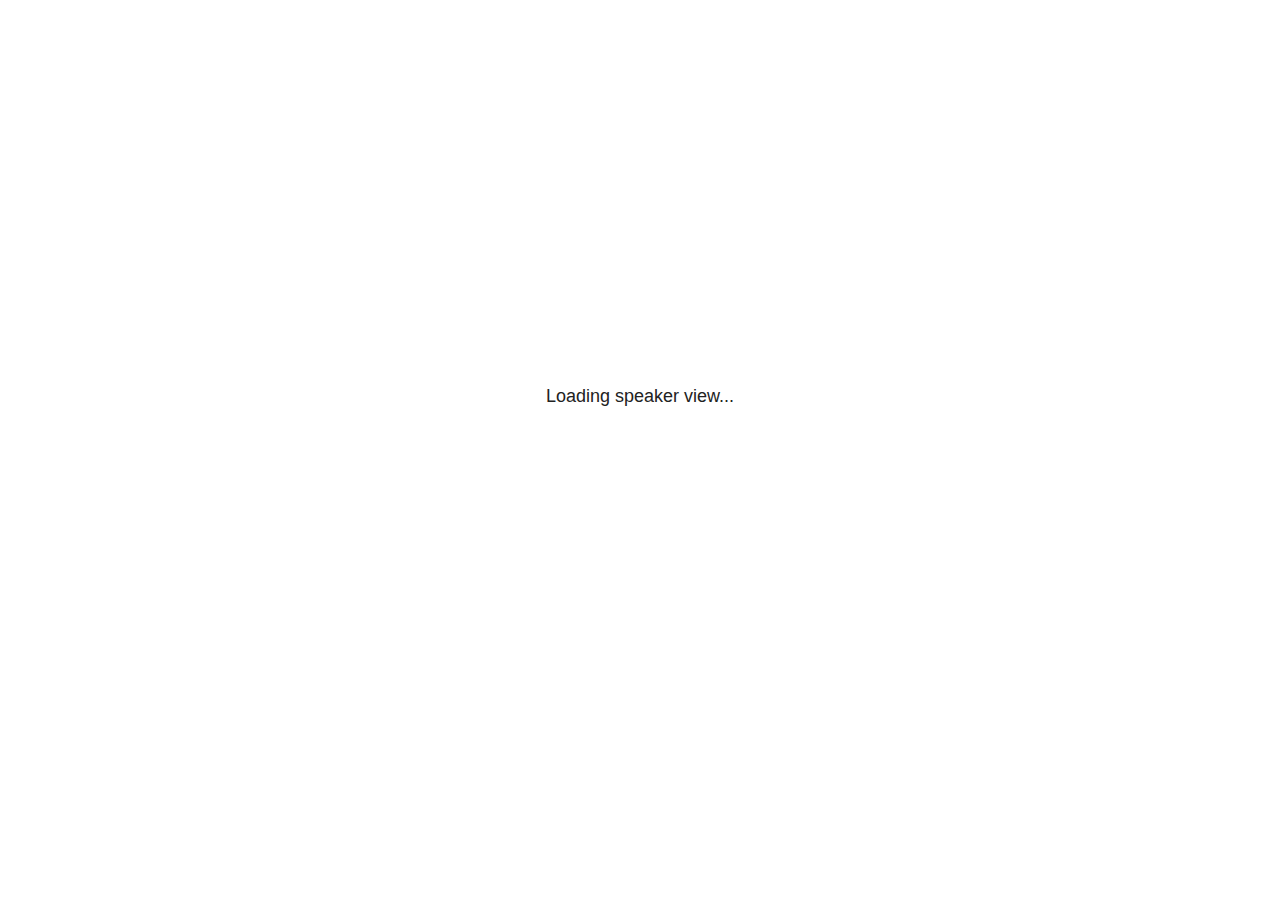
<file: site_libs/revealjs/plugin/notes/speaker-view.html>
<!--
	NOTE: You need to build the notes plugin after making changes to this file.
-->
<html lang="en">
	<head>
		<meta charset="utf-8">

		<title>reveal.js - Speaker View</title>

		<style>
			body {
				font-family: Helvetica;
				font-size: 18px;
			}

			#current-slide,
			#upcoming-slide,
			#speaker-controls {
				padding: 6px;
				box-sizing: border-box;
				-moz-box-sizing: border-box;
			}

			#current-slide iframe,
			#upcoming-slide iframe {
				width: 100%;
				height: 100%;
				border: 1px solid #ddd;
			}

			#current-slide .label,
			#upcoming-slide .label {
				position: absolute;
				top: 10px;
				left: 10px;
				z-index: 2;
			}

			#connection-status {
				position: absolute;
				top: 0;
				left: 0;
				width: 100%;
				height: 100%;
				z-index: 20;
				padding: 30% 20% 20% 20%;
				font-size: 18px;
				color: #222;
				background: #fff;
				text-align: center;
				box-sizing: border-box;
				line-height: 1.4;
			}

			.overlay-element {
				height: 34px;
				line-height: 34px;
				padding: 0 10px;
				text-shadow: none;
				background: rgba( 220, 220, 220, 0.8 );
				color: #222;
				font-size: 14px;
			}

			.overlay-element.interactive:hover {
				background: rgba( 220, 220, 220, 1 );
			}

			#current-slide {
				position: absolute;
				width: 60%;
				height: 100%;
				top: 0;
				left: 0;
				padding-right: 0;
			}

			#upcoming-slide {
				position: absolute;
				width: 40%;
				height: 40%;
				right: 0;
				top: 0;
			}

			/* Speaker controls */
			#speaker-controls {
				position: absolute;
				top: 40%;
				right: 0;
				width: 40%;
				height: 60%;
				overflow: auto;
				font-size: 18px;
			}

				.speaker-controls-time.hidden,
				.speaker-controls-notes.hidden {
					display: none;
				}

				.speaker-controls-time .label,
				.speaker-controls-pace .label,
				.speaker-controls-notes .label {
					text-transform: uppercase;
					font-weight: normal;
					font-size: 0.66em;
					color: #666;
					margin: 0;
				}

				.speaker-controls-time, .speaker-controls-pace {
					border-bottom: 1px solid rgba( 200, 200, 200, 0.5 );
					margin-bottom: 10px;
					padding: 10px 16px;
					padding-bottom: 20px;
					cursor: pointer;
				}

				.speaker-controls-time .reset-button {
					opacity: 0;
					float: right;
					color: #666;
					text-decoration: none;
				}
				.speaker-controls-time:hover .reset-button {
					opacity: 1;
				}

				.speaker-controls-time .timer,
				.speaker-controls-time .clock {
					width: 50%;
				}

				.speaker-controls-time .timer,
				.speaker-controls-time .clock,
				.speaker-controls-time .pacing .hours-value,
				.speaker-controls-time .pacing .minutes-value,
				.speaker-controls-time .pacing .seconds-value {
					font-size: 1.9em;
				}

				.speaker-controls-time .timer {
					float: left;
				}

				.speaker-controls-time .clock {
					float: right;
					text-align: right;
				}

				.speaker-controls-time span.mute {
					opacity: 0.3;
				}

				.speaker-controls-time .pacing-title {
					margin-top: 5px;
				}

				.speaker-controls-time .pacing.ahead {
					color: blue;
				}

				.speaker-controls-time .pacing.on-track {
					color: green;
				}

				.speaker-controls-time .pacing.behind {
					color: red;
				}

				.speaker-controls-notes {
					padding: 10px 16px;
				}

				.speaker-controls-notes .value {
					margin-top: 5px;
					line-height: 1.4;
					font-size: 1.2em;
				}

			/* Layout selector */
			#speaker-layout {
				position: absolute;
				top: 10px;
				right: 10px;
				color: #222;
				z-index: 10;
			}
				#speaker-layout select {
					position: absolute;
					width: 100%;
					height: 100%;
					top: 0;
					left: 0;
					border: 0;
					box-shadow: 0;
					cursor: pointer;
					opacity: 0;

					font-size: 1em;
					background-color: transparent;

					-moz-appearance: none;
					-webkit-appearance: none;
					-webkit-tap-highlight-color: rgba(0, 0, 0, 0);
				}

				#speaker-layout select:focus {
					outline: none;
					box-shadow: none;
				}

			.clear {
				clear: both;
			}

			/* Speaker layout: Wide */
			body[data-speaker-layout="wide"] #current-slide,
			body[data-speaker-layout="wide"] #upcoming-slide {
				width: 50%;
				height: 45%;
				padding: 6px;
			}

			body[data-speaker-layout="wide"] #current-slide {
				top: 0;
				left: 0;
			}

			body[data-speaker-layout="wide"] #upcoming-slide {
				top: 0;
				left: 50%;
			}

			body[data-speaker-layout="wide"] #speaker-controls {
				top: 45%;
				left: 0;
				width: 100%;
				height: 50%;
				font-size: 1.25em;
			}

			/* Speaker layout: Tall */
			body[data-speaker-layout="tall"] #current-slide,
			body[data-speaker-layout="tall"] #upcoming-slide {
				width: 45%;
				height: 50%;
				padding: 6px;
			}

			body[data-speaker-layout="tall"] #current-slide {
				top: 0;
				left: 0;
			}

			body[data-speaker-layout="tall"] #upcoming-slide {
				top: 50%;
				left: 0;
			}

			body[data-speaker-layout="tall"] #speaker-controls {
				padding-top: 40px;
				top: 0;
				left: 45%;
				width: 55%;
				height: 100%;
				font-size: 1.25em;
			}

			/* Speaker layout: Notes only */
			body[data-speaker-layout="notes-only"] #current-slide,
			body[data-speaker-layout="notes-only"] #upcoming-slide {
				display: none;
			}

			body[data-speaker-layout="notes-only"] #speaker-controls {
				padding-top: 40px;
				top: 0;
				left: 0;
				width: 100%;
				height: 100%;
				font-size: 1.25em;
			}

			@media screen and (max-width: 1080px) {
				body[data-speaker-layout="default"] #speaker-controls {
					font-size: 16px;
				}
			}

			@media screen and (max-width: 900px) {
				body[data-speaker-layout="default"] #speaker-controls {
					font-size: 14px;
				}
			}

			@media screen and (max-width: 800px) {
				body[data-speaker-layout="default"] #speaker-controls {
					font-size: 12px;
				}
			}

		</style>
	</head>

	<body>

		<div id="connection-status">Loading speaker view...</div>

		<div id="current-slide"></div>
		<div id="upcoming-slide"><span class="overlay-element label">Upcoming</span></div>
		<div id="speaker-controls">
			<div class="speaker-controls-time">
				<h4 class="label">Time <span class="reset-button">Click to Reset</span></h4>
				<div class="clock">
					<span class="clock-value">0:00 AM</span>
				</div>
				<div class="timer">
					<span class="hours-value">00</span><span class="minutes-value">:00</span><span class="seconds-value">:00</span>
				</div>
				<div class="clear"></div>

				<h4 class="label pacing-title" style="display: none">Pacing – Time to finish current slide</h4>
				<div class="pacing" style="display: none">
					<span class="hours-value">00</span><span class="minutes-value">:00</span><span class="seconds-value">:00</span>
				</div>
			</div>

			<div class="speaker-controls-notes hidden">
				<h4 class="label">Notes</h4>
				<div class="value"></div>
			</div>
		</div>
		<div id="speaker-layout" class="overlay-element interactive">
			<span class="speaker-layout-label"></span>
			<select class="speaker-layout-dropdown"></select>
		</div>

		<script>

			(function() {

				var notes,
					notesValue,
					currentState,
					currentSlide,
					upcomingSlide,
					layoutLabel,
					layoutDropdown,
					pendingCalls = {},
					lastRevealApiCallId = 0,
					connected = false,
					whitelistedWindows = [window.opener];

				var SPEAKER_LAYOUTS = {
					'default': 'Default',
					'wide': 'Wide',
					'tall': 'Tall',
					'notes-only': 'Notes only'
				};

				setupLayout();

				var connectionStatus = document.querySelector( '#connection-status' );
				var connectionTimeout = setTimeout( function() {
					connectionStatus.innerHTML = 'Error connecting to main window.<br>Please try closing and reopening the speaker view.';
				}, 5000 );
;
				window.addEventListener( 'message', function( event ) {

					// Validate the origin of this message to prevent XSS
					if( window.location.origin !== event.origin && whitelistedWindows.indexOf( event.source ) === -1 ) {
						return;
					}

					clearTimeout( connectionTimeout );
					connectionStatus.style.display = 'none';

					var data = JSON.parse( event.data );

					// The overview mode is only useful to the reveal.js instance
					// where navigation occurs so we don't sync it
					if( data.state ) delete data.state.overview;

					// Messages sent by the notes plugin inside of the main window
					if( data && data.namespace === 'reveal-notes' ) {
						if( data.type === 'connect' ) {
							handleConnectMessage( data );
						}
						else if( data.type === 'state' ) {
							handleStateMessage( data );
						}
						else if( data.type === 'return' ) {
							pendingCalls[data.callId](data.result);
							delete pendingCalls[data.callId];
						}
					}
					// Messages sent by the reveal.js inside of the current slide preview
					else if( data && data.namespace === 'reveal' ) {
						if( /ready/.test( data.eventName ) ) {
							// Send a message back to notify that the handshake is complete
							window.opener.postMessage( JSON.stringify({ namespace: 'reveal-notes', type: 'connected'} ), '*' );
						}
						else if( /slidechanged|fragmentshown|fragmenthidden|paused|resumed/.test( data.eventName ) && currentState !== JSON.stringify( data.state ) ) {

							dispatchStateToMainWindow( data.state );

						}
					}

				} );

				/**
				 * Updates the presentation in the main window to match the state
				 * of the presentation in the notes window.
				 */
				const dispatchStateToMainWindow = debounce(( state ) => {
					window.opener.postMessage( JSON.stringify({ method: 'setState', args: [ state ]} ), '*' );
				}, 500);

				/**
				 * Asynchronously calls the Reveal.js API of the main frame.
				 */
				function callRevealApi( methodName, methodArguments, callback ) {

					var callId = ++lastRevealApiCallId;
					pendingCalls[callId] = callback;
					window.opener.postMessage( JSON.stringify( {
						namespace: 'reveal-notes',
						type: 'call',
						callId: callId,
						methodName: methodName,
						arguments: methodArguments
					} ), '*' );

				}

				/**
				 * Called when the main window is trying to establish a
				 * connection.
				 */
				function handleConnectMessage( data ) {

					if( connected === false ) {
						connected = true;

						setupIframes( data );
						setupKeyboard();
						setupNotes();
						setupTimer();
						setupHeartbeat();
					}

				}

				/**
				 * Called when the main window sends an updated state.
				 */
				function handleStateMessage( data ) {

					// Store the most recently set state to avoid circular loops
					// applying the same state
					currentState = JSON.stringify( data.state );

					// No need for updating the notes in case of fragment changes
					if ( data.notes ) {
						notes.classList.remove( 'hidden' );
						notesValue.style.whiteSpace = data.whitespace;
						if( data.markdown ) {
							notesValue.innerHTML = marked( data.notes );
						}
						else {
							notesValue.innerHTML = data.notes;
						}
					}
					else {
						notes.classList.add( 'hidden' );
					}

					// Update the note slides
					currentSlide.contentWindow.postMessage( JSON.stringify({ method: 'setState', args: [ data.state ] }), '*' );
					upcomingSlide.contentWindow.postMessage( JSON.stringify({ method: 'setState', args: [ data.state ] }), '*' );
					upcomingSlide.contentWindow.postMessage( JSON.stringify({ method: 'next' }), '*' );

				}

				// Limit to max one state update per X ms
				handleStateMessage = debounce( handleStateMessage, 200 );

				/**
				 * Forward keyboard events to the current slide window.
				 * This enables keyboard events to work even if focus
				 * isn't set on the current slide iframe.
				 *
				 * Block F5 default handling, it reloads and disconnects
				 * the speaker notes window.
				 */
				function setupKeyboard() {

					document.addEventListener( 'keydown', function( event ) {
						if( event.keyCode === 116 || ( event.metaKey && event.keyCode === 82 ) ) {
							event.preventDefault();
							return false;
						}
						currentSlide.contentWindow.postMessage( JSON.stringify({ method: 'triggerKey', args: [ event.keyCode ] }), '*' );
					} );

				}

				/**
				 * Creates the preview iframes.
				 */
				function setupIframes( data ) {

					var params = [
						'receiver',
						'progress=false',
						'history=false',
						'transition=none',
						'autoSlide=0',
						'backgroundTransition=none'
					].join( '&' );

					var urlSeparator = /\?/.test(data.url) ? '&' : '?';
					var hash = '#/' + data.state.indexh + '/' + data.state.indexv;
					var currentURL = data.url + urlSeparator + params + '&postMessageEvents=true' + hash;
					var upcomingURL = data.url + urlSeparator + params + '&controls=false' + hash;

					currentSlide = document.createElement( 'iframe' );
					currentSlide.setAttribute( 'width', 1280 );
					currentSlide.setAttribute( 'height', 1024 );
					currentSlide.setAttribute( 'src', currentURL );
					document.querySelector( '#current-slide' ).appendChild( currentSlide );

					upcomingSlide = document.createElement( 'iframe' );
					upcomingSlide.setAttribute( 'width', 640 );
					upcomingSlide.setAttribute( 'height', 512 );
					upcomingSlide.setAttribute( 'src', upcomingURL );
					document.querySelector( '#upcoming-slide' ).appendChild( upcomingSlide );

					whitelistedWindows.push( currentSlide.contentWindow, upcomingSlide.contentWindow );

				}

				/**
				 * Setup the notes UI.
				 */
				function setupNotes() {

					notes = document.querySelector( '.speaker-controls-notes' );
					notesValue = document.querySelector( '.speaker-controls-notes .value' );

				}

				/**
				 * We send out a heartbeat at all times to ensure we can
				 * reconnect with the main presentation window after reloads.
				 */
				function setupHeartbeat() {

					setInterval( () => {
						window.opener.postMessage( JSON.stringify({ namespace: 'reveal-notes', type: 'heartbeat'} ), '*' );
					}, 1000 );

				}

				function getTimings( callback ) {

					callRevealApi( 'getSlidesAttributes', [], function ( slideAttributes ) {
						callRevealApi( 'getConfig', [], function ( config ) {
							var totalTime = config.totalTime;
							var minTimePerSlide = config.minimumTimePerSlide || 0;
							var defaultTiming = config.defaultTiming;
							if ((defaultTiming == null) && (totalTime == null)) {
								callback(null);
								return;
							}
							// Setting totalTime overrides defaultTiming
							if (totalTime) {
								defaultTiming = 0;
							}
							var timings = [];
							for ( var i in slideAttributes ) {
								var slide = slideAttributes[ i ];
								var timing = defaultTiming;
								if( slide.hasOwnProperty( 'data-timing' )) {
									var t = slide[ 'data-timing' ];
									timing = parseInt(t);
									if( isNaN(timing) ) {
										console.warn("Could not parse timing '" + t + "' of slide " + i + "; using default of " + defaultTiming);
										timing = defaultTiming;
									}
								}
								timings.push(timing);
							}
							if ( totalTime ) {
								// After we've allocated time to individual slides, we summarize it and
								// subtract it from the total time
								var remainingTime = totalTime - timings.reduce( function(a, b) { return a + b; }, 0 );
								// The remaining time is divided by the number of slides that have 0 seconds
								// allocated at the moment, giving the average time-per-slide on the remaining slides
								var remainingSlides = (timings.filter( function(x) { return x == 0 }) ).length
								var timePerSlide = Math.round( remainingTime / remainingSlides, 0 )
								// And now we replace every zero-value timing with that average
								timings = timings.map( function(x) { return (x==0 ? timePerSlide : x) } );
							}
							var slidesUnderMinimum = timings.filter( function(x) { return (x < minTimePerSlide) } ).length
							if ( slidesUnderMinimum ) {
								message = "The pacing time for " + slidesUnderMinimum + " slide(s) is under the configured minimum of " + minTimePerSlide + " seconds. Check the data-timing attribute on individual slides, or consider increasing the totalTime or minimumTimePerSlide configuration options (or removing some slides).";
								alert(message);
							}
							callback( timings );
						} );
					} );

				}

				/**
				 * Return the number of seconds allocated for presenting
				 * all slides up to and including this one.
				 */
				function getTimeAllocated( timings, callback ) {

					callRevealApi( 'getSlidePastCount', [], function ( currentSlide ) {
						var allocated = 0;
						for (var i in timings.slice(0, currentSlide + 1)) {
							allocated += timings[i];
						}
						callback( allocated );
					} );

				}

				/**
				 * Create the timer and clock and start updating them
				 * at an interval.
				 */
				function setupTimer() {

					var start = new Date(),
					timeEl = document.querySelector( '.speaker-controls-time' ),
					clockEl = timeEl.querySelector( '.clock-value' ),
					hoursEl = timeEl.querySelector( '.hours-value' ),
					minutesEl = timeEl.querySelector( '.minutes-value' ),
					secondsEl = timeEl.querySelector( '.seconds-value' ),
					pacingTitleEl = timeEl.querySelector( '.pacing-title' ),
					pacingEl = timeEl.querySelector( '.pacing' ),
					pacingHoursEl = pacingEl.querySelector( '.hours-value' ),
					pacingMinutesEl = pacingEl.querySelector( '.minutes-value' ),
					pacingSecondsEl = pacingEl.querySelector( '.seconds-value' );

					var timings = null;
					getTimings( function ( _timings ) {

						timings = _timings;
						if (_timings !== null) {
							pacingTitleEl.style.removeProperty('display');
							pacingEl.style.removeProperty('display');
						}

						// Update once directly
						_updateTimer();

						// Then update every second
						setInterval( _updateTimer, 1000 );

					} );


					function _resetTimer() {

						if (timings == null) {
							start = new Date();
							_updateTimer();
						}
						else {
							// Reset timer to beginning of current slide
							getTimeAllocated( timings, function ( slideEndTimingSeconds ) {
								var slideEndTiming = slideEndTimingSeconds * 1000;
								callRevealApi( 'getSlidePastCount', [], function ( currentSlide ) {
									var currentSlideTiming = timings[currentSlide] * 1000;
									var previousSlidesTiming = slideEndTiming - currentSlideTiming;
									var now = new Date();
									start = new Date(now.getTime() - previousSlidesTiming);
									_updateTimer();
								} );
							} );
						}

					}

					timeEl.addEventListener( 'click', function() {
						_resetTimer();
						return false;
					} );

					function _displayTime( hrEl, minEl, secEl, time) {

						var sign = Math.sign(time) == -1 ? "-" : "";
						time = Math.abs(Math.round(time / 1000));
						var seconds = time % 60;
						var minutes = Math.floor( time / 60 ) % 60 ;
						var hours = Math.floor( time / ( 60 * 60 )) ;
						hrEl.innerHTML = sign + zeroPadInteger( hours );
						if (hours == 0) {
							hrEl.classList.add( 'mute' );
						}
						else {
							hrEl.classList.remove( 'mute' );
						}
						minEl.innerHTML = ':' + zeroPadInteger( minutes );
						if (hours == 0 && minutes == 0) {
							minEl.classList.add( 'mute' );
						}
						else {
							minEl.classList.remove( 'mute' );
						}
						secEl.innerHTML = ':' + zeroPadInteger( seconds );
					}

					function _updateTimer() {

						var diff, hours, minutes, seconds,
						now = new Date();

						diff = now.getTime() - start.getTime();

						clockEl.innerHTML = now.toLocaleTimeString( 'en-US', { hour12: true, hour: '2-digit', minute:'2-digit' } );
						_displayTime( hoursEl, minutesEl, secondsEl, diff );
						if (timings !== null) {
							_updatePacing(diff);
						}

					}

					function _updatePacing(diff) {

						getTimeAllocated( timings, function ( slideEndTimingSeconds ) {
							var slideEndTiming = slideEndTimingSeconds * 1000;

							callRevealApi( 'getSlidePastCount', [], function ( currentSlide ) {
								var currentSlideTiming = timings[currentSlide] * 1000;
								var timeLeftCurrentSlide = slideEndTiming - diff;
								if (timeLeftCurrentSlide < 0) {
									pacingEl.className = 'pacing behind';
								}
								else if (timeLeftCurrentSlide < currentSlideTiming) {
									pacingEl.className = 'pacing on-track';
								}
								else {
									pacingEl.className = 'pacing ahead';
								}
								_displayTime( pacingHoursEl, pacingMinutesEl, pacingSecondsEl, timeLeftCurrentSlide );
							} );
						} );
					}

				}

				/**
				 * Sets up the speaker view layout and layout selector.
				 */
				function setupLayout() {

					layoutDropdown = document.querySelector( '.speaker-layout-dropdown' );
					layoutLabel = document.querySelector( '.speaker-layout-label' );

					// Render the list of available layouts
					for( var id in SPEAKER_LAYOUTS ) {
						var option = document.createElement( 'option' );
						option.setAttribute( 'value', id );
						option.textContent = SPEAKER_LAYOUTS[ id ];
						layoutDropdown.appendChild( option );
					}

					// Monitor the dropdown for changes
					layoutDropdown.addEventListener( 'change', function( event ) {

						setLayout( layoutDropdown.value );

					}, false );

					// Restore any currently persisted layout
					setLayout( getLayout() );

				}

				/**
				 * Sets a new speaker view layout. The layout is persisted
				 * in local storage.
				 */
				function setLayout( value ) {

					var title = SPEAKER_LAYOUTS[ value ];

					layoutLabel.innerHTML = 'Layout' + ( title ? ( ': ' + title ) : '' );
					layoutDropdown.value = value;

					document.body.setAttribute( 'data-speaker-layout', value );

					// Persist locally
					if( supportsLocalStorage() ) {
						window.localStorage.setItem( 'reveal-speaker-layout', value );
					}

				}

				/**
				 * Returns the ID of the most recently set speaker layout
				 * or our default layout if none has been set.
				 */
				function getLayout() {

					if( supportsLocalStorage() ) {
						var layout = window.localStorage.getItem( 'reveal-speaker-layout' );
						if( layout ) {
							return layout;
						}
					}

					// Default to the first record in the layouts hash
					for( var id in SPEAKER_LAYOUTS ) {
						return id;
					}

				}

				function supportsLocalStorage() {

					try {
						localStorage.setItem('test', 'test');
						localStorage.removeItem('test');
						return true;
					}
					catch( e ) {
						return false;
					}

				}

				function zeroPadInteger( num ) {

					var str = '00' + parseInt( num );
					return str.substring( str.length - 2 );

				}

				/**
				 * Limits the frequency at which a function can be called.
				 */
				function debounce( fn, ms ) {

					var lastTime = 0,
						timeout;

					return function() {

						var args = arguments;
						var context = this;

						clearTimeout( timeout );

						var timeSinceLastCall = Date.now() - lastTime;
						if( timeSinceLastCall > ms ) {
							fn.apply( context, args );
							lastTime = Date.now();
						}
						else {
							timeout = setTimeout( function() {
								fn.apply( context, args );
								lastTime = Date.now();
							}, ms - timeSinceLastCall );
						}

					}

				}

			})();

		</script>
	</body>
</html>
</file>
<file: site_libs/quarto-html/tippy.css>
.tippy-box[data-animation=fade][data-state=hidden]{opacity:0}[data-tippy-root]{max-width:calc(100vw - 10px)}.tippy-box{position:relative;background-color:#333;color:#fff;border-radius:4px;font-size:14px;line-height:1.4;white-space:normal;outline:0;transition-property:transform,visibility,opacity}.tippy-box[data-placement^=top]>.tippy-arrow{bottom:0}.tippy-box[data-placement^=top]>.tippy-arrow:before{bottom:-7px;left:0;border-width:8px 8px 0;border-top-color:initial;transform-origin:center top}.tippy-box[data-placement^=bottom]>.tippy-arrow{top:0}.tippy-box[data-placement^=bottom]>.tippy-arrow:before{top:-7px;left:0;border-width:0 8px 8px;border-bottom-color:initial;transform-origin:center bottom}.tippy-box[data-placement^=left]>.tippy-arrow{right:0}.tippy-box[data-placement^=left]>.tippy-arrow:before{border-width:8px 0 8px 8px;border-left-color:initial;right:-7px;transform-origin:center left}.tippy-box[data-placement^=right]>.tippy-arrow{left:0}.tippy-box[data-placement^=right]>.tippy-arrow:before{left:-7px;border-width:8px 8px 8px 0;border-right-color:initial;transform-origin:center right}.tippy-box[data-inertia][data-state=visible]{transition-timing-function:cubic-bezier(.54,1.5,.38,1.11)}.tippy-arrow{width:16px;height:16px;color:#333}.tippy-arrow:before{content:"";position:absolute;border-color:transparent;border-style:solid}.tippy-content{position:relative;padding:5px 9px;z-index:1}
</file>
<file: site_libs/quarto-html/quarto-syntax-highlighting.css>
/* quarto syntax highlight colors */
:root {
  --quarto-hl-al-color: #ef2929;
  --quarto-hl-an-color: #8f5902;
  --quarto-hl-at-color: #204a87;
  --quarto-hl-bn-color: #0000cf;
  --quarto-hl-ch-color: #4e9a06;
  --quarto-hl-co-color: #8f5902;
  --quarto-hl-cv-color: #8f5902;
  --quarto-hl-cn-color: #8f5902;
  --quarto-hl-cf-color: #204a87;
  --quarto-hl-dt-color: #204a87;
  --quarto-hl-dv-color: #0000cf;
  --quarto-hl-do-color: #8f5902;
  --quarto-hl-er-color: #a40000;
  --quarto-hl-ex-color: inherit;
  --quarto-hl-fl-color: #0000cf;
  --quarto-hl-fu-color: #204a87;
  --quarto-hl-im-color: inherit;
  --quarto-hl-in-color: #8f5902;
  --quarto-hl-kw-color: #204a87;
  --quarto-hl-op-color: #ce5c00;
  --quarto-hl-ot-color: #8f5902;
  --quarto-hl-pp-color: #8f5902;
  --quarto-hl-sc-color: #ce5c00;
  --quarto-hl-ss-color: #4e9a06;
  --quarto-hl-st-color: #4e9a06;
  --quarto-hl-va-color: #000000;
  --quarto-hl-vs-color: #4e9a06;
  --quarto-hl-wa-color: #8f5902;
}

/* other quarto variables */
:root {
  --quarto-font-monospace: "Roboto Mono", mono;
}

code span.al {
  color: #ef2929;
  font-style: inherit;
}

code span.an {
  color: #8f5902;
  font-weight: bold;
  font-style: italic;
}

code span.at {
  color: #204a87;
  font-style: inherit;
}

code span.bn {
  color: #0000cf;
  font-style: inherit;
}

code span.ch {
  color: #4e9a06;
  font-style: inherit;
}

code span.co {
  color: #8f5902;
  font-style: italic;
}

code span.cv {
  color: #8f5902;
  font-weight: bold;
  font-style: italic;
}

code span.cn {
  color: #8f5902;
  font-style: inherit;
}

code span.cf {
  color: #204a87;
  font-weight: bold;
  font-style: inherit;
}

code span.dt {
  color: #204a87;
  font-style: inherit;
}

code span.dv {
  color: #0000cf;
  font-style: inherit;
}

code span.do {
  color: #8f5902;
  font-weight: bold;
  font-style: italic;
}

code span.er {
  color: #a40000;
  font-weight: bold;
  font-style: inherit;
}

code span.ex {
  font-style: inherit;
}

code span.fl {
  color: #0000cf;
  font-style: inherit;
}

code span.fu {
  color: #204a87;
  font-weight: bold;
  font-style: inherit;
}

code span.im {
  font-style: inherit;
}

code span.in {
  color: #8f5902;
  font-weight: bold;
  font-style: italic;
}

code span.kw {
  color: #204a87;
  font-weight: bold;
  font-style: inherit;
}

code span.op {
  color: #ce5c00;
  font-weight: bold;
  font-style: inherit;
}

code span.ot {
  color: #8f5902;
  font-style: inherit;
}

code span.pp {
  color: #8f5902;
  font-style: italic;
}

code span.sc {
  color: #ce5c00;
  font-weight: bold;
  font-style: inherit;
}

code span.ss {
  color: #4e9a06;
  font-style: inherit;
}

code span.st {
  color: #4e9a06;
  font-style: inherit;
}

code span.va {
  color: #000000;
  font-style: inherit;
}

code span.vs {
  color: #4e9a06;
  font-style: inherit;
}

code span.wa {
  color: #8f5902;
  font-weight: bold;
  font-style: italic;
}

.prevent-inlining {
  content: "</";
}

/*# sourceMappingURL=debc5d5d77c3f9108843748ff7464032.css.map */
</file>
<file: site_libs/quarto-html/quarto-syntax-highlighting-dark.css>
/* quarto syntax highlight colors */
:root {
  --quarto-hl-al-color: #ef2929;
  --quarto-hl-an-color: #8f5902;
  --quarto-hl-at-color: #204a87;
  --quarto-hl-bn-color: #0000cf;
  --quarto-hl-ch-color: #4e9a06;
  --quarto-hl-co-color: #8f5902;
  --quarto-hl-cv-color: #8f5902;
  --quarto-hl-cn-color: #8f5902;
  --quarto-hl-cf-color: #204a87;
  --quarto-hl-dt-color: #204a87;
  --quarto-hl-dv-color: #0000cf;
  --quarto-hl-do-color: #8f5902;
  --quarto-hl-er-color: #a40000;
  --quarto-hl-ex-color: inherit;
  --quarto-hl-fl-color: #0000cf;
  --quarto-hl-fu-color: #204a87;
  --quarto-hl-im-color: inherit;
  --quarto-hl-in-color: #8f5902;
  --quarto-hl-kw-color: #204a87;
  --quarto-hl-op-color: #ce5c00;
  --quarto-hl-ot-color: #8f5902;
  --quarto-hl-pp-color: #8f5902;
  --quarto-hl-sc-color: #ce5c00;
  --quarto-hl-ss-color: #4e9a06;
  --quarto-hl-st-color: #4e9a06;
  --quarto-hl-va-color: #000000;
  --quarto-hl-vs-color: #4e9a06;
  --quarto-hl-wa-color: #8f5902;
}

/* other quarto variables */
:root {
  --quarto-font-monospace: "Roboto Mono", mono;
}

code span.al {
  color: #ef2929;
  font-style: inherit;
}

code span.an {
  color: #8f5902;
  font-weight: bold;
  font-style: italic;
}

code span.at {
  color: #204a87;
  font-style: inherit;
}

code span.bn {
  color: #0000cf;
  font-style: inherit;
}

code span.ch {
  color: #4e9a06;
  font-style: inherit;
}

code span.co {
  color: #8f5902;
  font-style: italic;
}

code span.cv {
  color: #8f5902;
  font-weight: bold;
  font-style: italic;
}

code span.cn {
  color: #8f5902;
  font-style: inherit;
}

code span.cf {
  color: #204a87;
  font-weight: bold;
  font-style: inherit;
}

code span.dt {
  color: #204a87;
  font-style: inherit;
}

code span.dv {
  color: #0000cf;
  font-style: inherit;
}

code span.do {
  color: #8f5902;
  font-weight: bold;
  font-style: italic;
}

code span.er {
  color: #a40000;
  font-weight: bold;
  font-style: inherit;
}

code span.ex {
  font-style: inherit;
}

code span.fl {
  color: #0000cf;
  font-style: inherit;
}

code span.fu {
  color: #204a87;
  font-weight: bold;
  font-style: inherit;
}

code span.im {
  font-style: inherit;
}

code span.in {
  color: #8f5902;
  font-weight: bold;
  font-style: italic;
}

code span.kw {
  color: #204a87;
  font-weight: bold;
  font-style: inherit;
}

code span.op {
  color: #ce5c00;
  font-weight: bold;
  font-style: inherit;
}

code span.ot {
  color: #8f5902;
  font-style: inherit;
}

code span.pp {
  color: #8f5902;
  font-style: italic;
}

code span.sc {
  color: #ce5c00;
  font-weight: bold;
  font-style: inherit;
}

code span.ss {
  color: #4e9a06;
  font-style: inherit;
}

code span.st {
  color: #4e9a06;
  font-style: inherit;
}

code span.va {
  color: #000000;
  font-style: inherit;
}

code span.vs {
  color: #4e9a06;
  font-style: inherit;
}

code span.wa {
  color: #8f5902;
  font-weight: bold;
  font-style: italic;
}

.prevent-inlining {
  content: "</";
}

/*# sourceMappingURL=935a306eefa94366c21e1a970dddb765.css.map */
</file>
<file: site_libs/quarto-contrib/fontawesome6-0.1.0/latex-fontsize.css>
.fa-tiny {
  font-size: 0.5em;
}
.fa-scriptsize {
  font-size: 0.7em;
}
.fa-footnotesize {
  font-size: 0.8em;
}
.fa-small {
  font-size: 0.9em;
}
.fa-normalsize {
  font-size: 1em;
}
.fa-large {
  font-size: 1.2em;
}
.fa-Large {
  font-size: 1.5em;
}
.fa-LARGE {
  font-size: 1.75em;
}
.fa-huge {
  font-size: 2em;
}
.fa-Huge {
  font-size: 2.5em;
}
</file>
